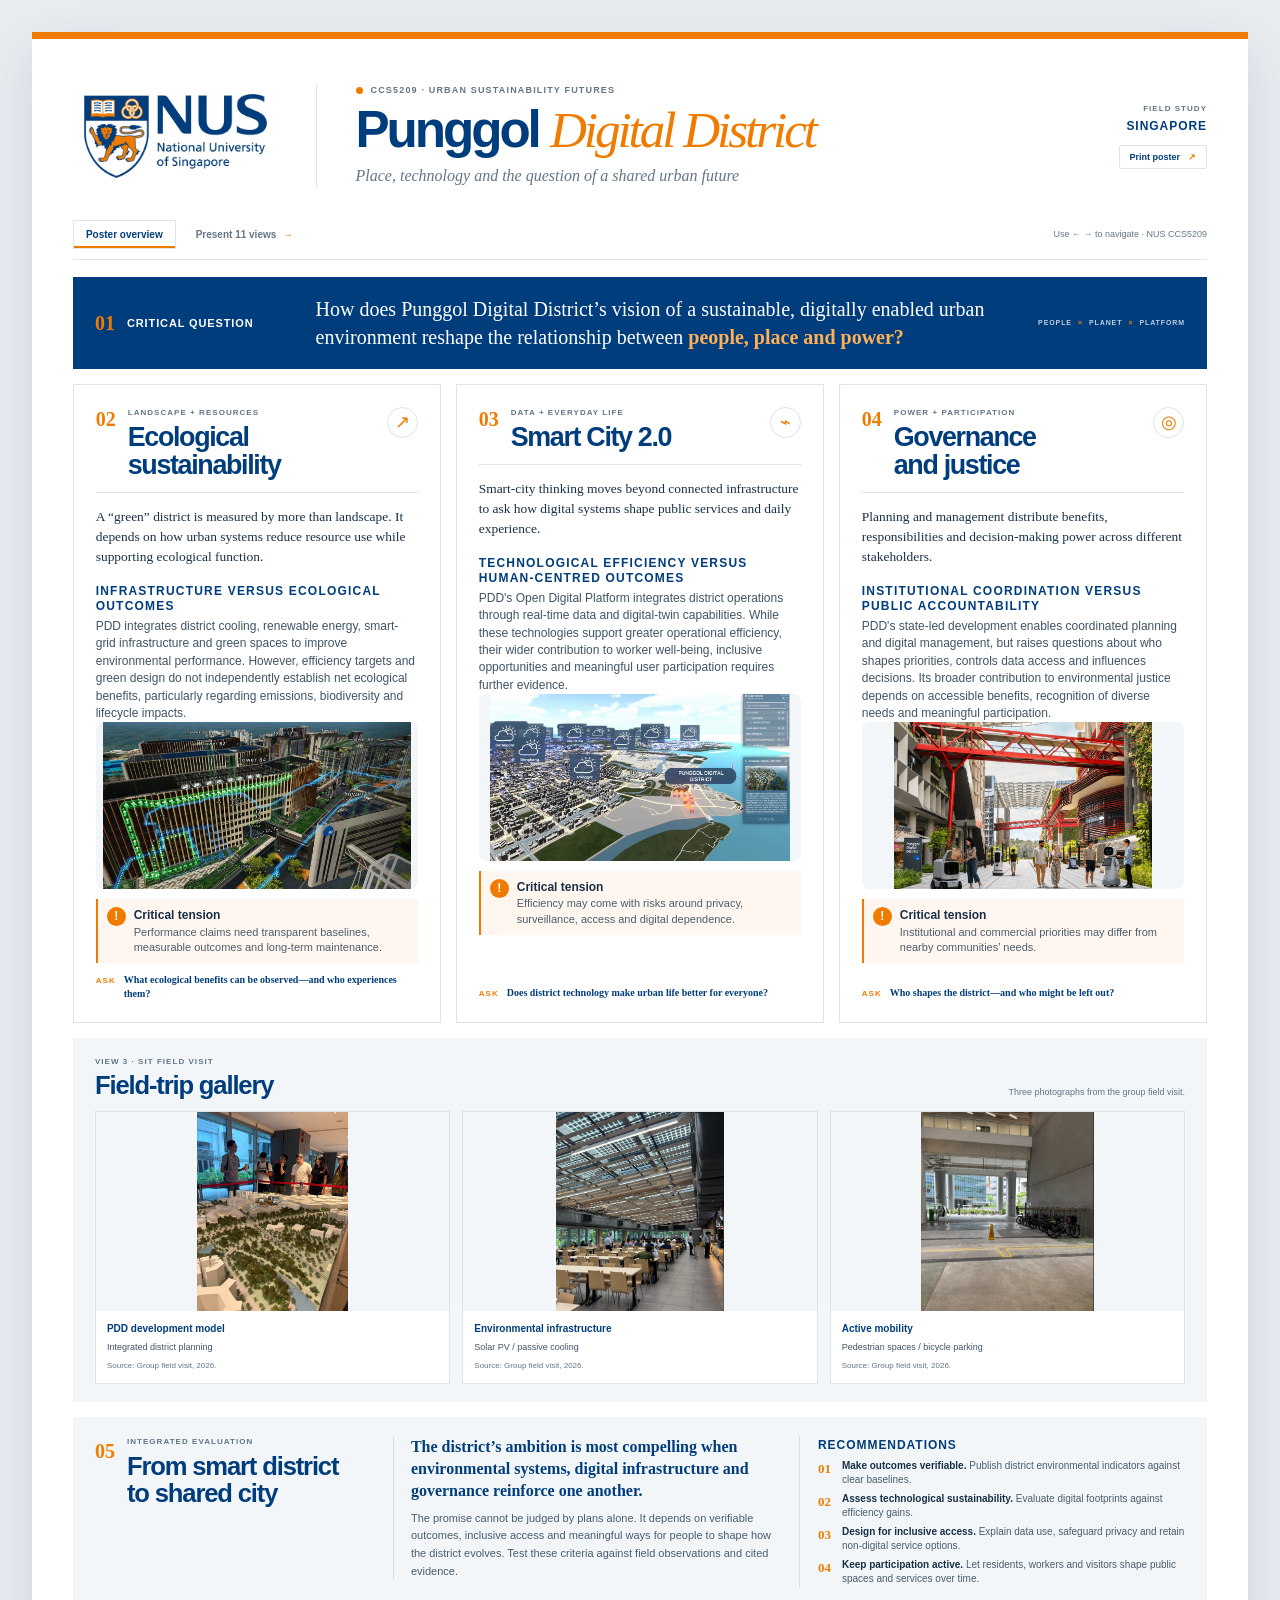
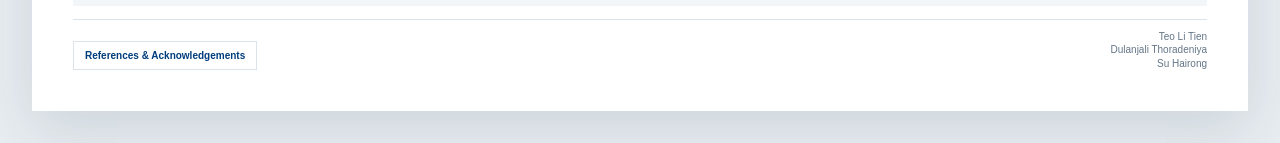
<file: index.html>
<!doctype html>
<html lang="en">
  <head>
    <meta charset="utf-8" />
    <meta name="viewport" content="width=device-width, initial-scale=1" />
    <meta
      name="description"
      content="An academic poster examining sustainability, smart-city infrastructure, governance and justice in Punggol Digital District."
    />
    <meta name="theme-color" content="#003d7c" />
    <title>Punggol Digital District | CCS5209 Poster</title>
    <link rel="stylesheet" href="style.css" />
    <script src="script.js" defer></script>
  </head>
  <body>
    <main class="poster" id="poster">
      <header class="poster-header">
        <div class="university-mark">
          <img class="overview-nus-logo" src="assets/NUS-logo-trimmed.jpg" alt="National University of Singapore (NUS)" />
        </div>
        <div class="title-block">
          <p class="eyebrow"><span></span> CCS5209 · URBAN SUSTAINABILITY FUTURES</p>
          <h1>Punggol <em>Digital District</em></h1>
          <p class="subtitle">Place, technology and the question of a shared urban future</p>
        </div>
        <div class="header-meta">
          <span>FIELD STUDY</span>
          <strong>SINGAPORE</strong>
          <button class="print-button" type="button">Print poster <span aria-hidden="true">↗</span></button>
        </div>
      </header>

      <nav class="mode-toolbar" aria-label="Poster and presentation modes">
        <div class="mode-buttons">
          <button class="mode-button is-selected" type="button" data-mode="overview" aria-pressed="true">
            Poster overview
          </button>
          <button class="mode-button" type="button" data-mode="presentation" aria-pressed="false">
            Present 11 views <span aria-hidden="true">→</span>
          </button>
        </div>
        <span class="mode-hint">Use ← → to navigate · NUS CCS5209</span>
      </nav>

      <div class="poster-overview" id="poster-overview">
      <section class="research-question" aria-labelledby="question-title">
        <div class="question-label">
          <span class="section-number">01</span>
          <h2 id="question-title">Critical question</h2>
        </div>
        <p>
          How does Punggol Digital District’s vision of a sustainable, digitally enabled
          urban environment reshape the relationship between
          <strong>people, place and power?</strong>
        </p>
        <div class="question-tags" aria-label="Analytical themes">
          <span>PEOPLE</span><i>×</i><span>PLANET</span><i>×</i><span>PLATFORM</span>
        </div>
      </section>

      <section class="analysis" aria-label="Three analytical lenses">
        <article class="lens-card ecology-card" id="ecology">
          <header class="lens-heading">
            <span class="section-number">02</span>
            <div>
              <span class="lens-kicker">LANDSCAPE + RESOURCES</span>
              <h2>Ecological<br />sustainability</h2>
            </div>
            <span class="lens-symbol" aria-hidden="true">↗</span>
          </header>
          <p class="lens-lead">
            A “green” district is measured by more than landscape. It depends on
            how urban systems reduce resource use while supporting ecological function.
          </p>
          <div class="lens-detail">
            <h3>Infrastructure versus ecological outcomes</h3>
            <p>
              PDD integrates district cooling, renewable energy, smart-grid infrastructure and green spaces to improve environmental performance. However, efficiency targets and green design do not independently establish net ecological benefits, particularly regarding emissions, biodiversity and lifecycle impacts.
            </p>
          </div>
          <figure class="field-photo">
            <div class="photo-placeholder photo-green photo-has-image">
              <img src="assets/01Ecological.png" alt="Punggol Digital District buildings with ecological systems and tower labels" />
            </div>
          </figure>
          <div class="critical-note">
            <span>!</span>
            <p><strong>Critical tension</strong> Performance claims need transparent baselines, measurable outcomes and long-term maintenance.</p>
          </div>
          <footer class="key-question"><strong>ASK</strong><span>What ecological benefits can be observed—and who experiences them?</span></footer>
        </article>

        <article class="lens-card smart-card" id="smart-city">
          <header class="lens-heading">
            <span class="section-number">03</span>
            <div>
              <span class="lens-kicker">DATA + EVERYDAY LIFE</span>
              <h2>Smart City 2.0</h2>
            </div>
            <span class="lens-symbol" aria-hidden="true">⌁</span>
          </header>
          <p class="lens-lead">
            Smart-city thinking moves beyond connected infrastructure to ask how
            digital systems shape public services and daily experience.
          </p>
          <div class="lens-detail">
            <h3>Technological efficiency versus human-centred outcomes</h3>
            <p>
              PDD's Open Digital Platform integrates district operations through real-time data and digital-twin capabilities. While these technologies support greater operational efficiency, their wider contribution to worker well-being, inclusive opportunities and meaningful user participation requires further evidence.
            </p>
          </div>
          <figure class="field-photo">
            <div class="photo-placeholder photo-digital photo-has-image">
              <img src="assets/02Smart.png" alt="Digital map interface showing Singapore districts and weather layers" />
            </div>
          </figure>
          <div class="critical-note">
            <span>!</span>
            <p><strong>Critical tension</strong> Efficiency may come with risks around privacy, surveillance, access and digital dependence.</p>
          </div>
          <footer class="key-question"><strong>ASK</strong><span>Does district technology make urban life better for everyone?</span></footer>
        </article>

        <article class="lens-card governance-card" id="governance">
          <header class="lens-heading">
            <span class="section-number">04</span>
            <div>
              <span class="lens-kicker">POWER + PARTICIPATION</span>
              <h2>Governance<br />and justice</h2>
            </div>
            <span class="lens-symbol" aria-hidden="true">◎</span>
          </header>
          <p class="lens-lead">
            Planning and management distribute benefits, responsibilities and
            decision-making power across different stakeholders.
          </p>
          <div class="lens-detail">
            <h3>Institutional coordination versus public accountability</h3>
            <p>
              PDD's state-led development enables coordinated planning and digital management, but raises questions about who shapes priorities, controls data access and influences decisions. Its broader contribution to environmental justice depends on accessible benefits, recognition of diverse needs and meaningful participation.
            </p>
          </div>
          <figure class="field-photo">
            <div class="photo-placeholder photo-community photo-has-image">
              <img src="assets/03Governance.png" alt="Urban streetscape with pedestrians, greenery and connected buildings" />
            </div>
          </figure>
          <div class="critical-note">
            <span>!</span>
            <p><strong>Critical tension</strong> Institutional and commercial priorities may differ from nearby communities’ needs.</p>
          </div>
          <footer class="key-question"><strong>ASK</strong><span>Who shapes the district—and who might be left out?</span></footer>
        </article>
      </section>

      <section class="field-trip-gallery" aria-labelledby="field-trip-gallery-title">
        <header class="gallery-heading">
          <div>
            <span class="lens-kicker">VIEW 3 · SIT FIELD VISIT</span>
            <h2 id="field-trip-gallery-title">Field-trip gallery</h2>
          </div>
          <p>Three photographs from the group field visit.</p>
        </header>
        <div class="gallery-grid">
          <figure class="field-trip-card">
            <div class="field-trip-image-slot model-slot">
              <img src="assets/PDD-visit.png" alt="PDD development model" />
            </div>
            <figcaption class="field-trip-caption">
              <strong>PDD development model</strong>
              <p>Integrated district planning</p>
              <small>Source: Group field visit, 2026.</small>
            </figcaption>
          </figure>
          <figure class="field-trip-card">
            <div class="field-trip-image-slot solar-slot">
              <img src="assets/Solar.png" alt="Environmental infrastructure" />
            </div>
            <figcaption class="field-trip-caption">
              <strong>Environmental infrastructure</strong>
              <p>Solar PV / passive cooling</p>
              <small>Source: Group field visit, 2026.</small>
            </figcaption>
          </figure>
          <figure class="field-trip-card">
            <div class="field-trip-image-slot mobility-slot">
              <img src="assets/Bicycle.png" alt="Pedestrian and bicycle facilities" />
            </div>
            <figcaption class="field-trip-caption">
              <strong>Active mobility</strong>
              <p></b>Pedestrian spaces / bicycle parking</p>
              <small>Source: Group field visit, 2026.</small>
            </figcaption>
          </figure>
        </div>
      </section>

      <section class="synthesis" id="evaluation" aria-labelledby="synthesis-title">
        <div class="synthesis-title">
          <span class="section-number">05</span>
          <div>
            <span class="lens-kicker">INTEGRATED EVALUATION</span>
            <h2 id="synthesis-title">From smart district<br />to shared city</h2>
          </div>
        </div>
        <div class="synthesis-copy">
          <p class="synthesis-lead">
            The district’s ambition is most compelling when environmental systems,
            digital infrastructure and governance reinforce one another.
          </p>
          <p>
            The promise cannot be judged by plans alone. It depends on verifiable
            outcomes, inclusive access and meaningful ways for people to shape how
            the district evolves. Test these criteria against field observations and
            cited evidence.
          </p>
        </div>
        <aside class="recommendations">
          <h3>Recommendations</h3>
          <ol>
            <li><span>01</span><p><strong>Make outcomes verifiable.</strong> Publish district environmental indicators against clear baselines.</p></li>
            <li><span>02</span><p><strong>Assess technological sustainability.</strong> Evaluate digital footprints against efficiency gains.</p></li>
            <li><span>03</span><p><strong>Design for inclusive access.</strong> Explain data use, safeguard privacy and retain non-digital service options.</p></li>
            <li><span>04</span><p><strong>Keep participation active.</strong> Let residents, workers and visitors shape public spaces and services over time.</p></li>
          </ol>
        </aside>
      </section>

      <footer class="poster-footer">
        <button class="references-toggle" type="button" data-open-references popovertarget="references-popover" popovertargetaction="show">
          References &amp; Acknowledgements
        </button>
        <p class="credits"><span>Teo Li Tien</span><span>Dulanjali Thoradeniya</span><span>Su Hairong</span></p>
      </footer>
      </div>

      <section class="presentation-mode" id="presentation" aria-label="11-view group presentation" hidden>
        <div class="presentation-topline">
          <div class="view-counter"><strong id="view-counter">01</strong><span>/ 11 VIEWS</span></div>
          <div class="presenter-badge" id="presenter-badge">PRESENTER 1 · Teo Li Tien</div>
          <button class="notes-toggle" id="notes-toggle" type="button" aria-expanded="false" aria-controls="speaker-notes">
            Speaker notes <span aria-hidden="true">＋</span>
          </button>
          <button class="fullscreen-button export-slides-button" id="export-slides-pdf" type="button">Export slides PDF</button>
        </div>

        <div class="slide-frame" id="slide-frame" aria-live="polite">
          <article class="presentation-slide cover-slide is-active" data-view="1" data-presenter="PRESENTER 1 · Teo Li Tien">
            <div class="slide-overline">
              <span class="cover-brand">
                <span class="cover-course-title">CCS5209 · URBAN SUSTAINABILITY FUTURES</span>
              </span>
              <span>01 / OPENING</span>
            </div>
            <span class="cover-brand-logo" role="img" aria-label="National University of Singapore">
              <img src="assets/NUS-logo-trimmed.jpg" alt="NUS" />
            </span>
            <div class="cover-content">
              <p class="slide-kicker cover-case-label">PUNGGOL DIGITAL DISTRICT (PDD)</p>
              <h1>Smart and Ecological Ambitions.<br /><em>Beyond Technological Integration?</em></h1>
              <p class="slide-subtitle">A critical evaluation through the social-ecological-technological systems (SETS) framework.</p>
              <div class="question-callout">
                <span>CENTRAL ANALYTICAL QUESTION</span>
                <p>To what extent does PDD translate its smart and ecological ambitions into meaningful environmental, social and governance outcomes?</p>
              </div>
              <p class="cover-topic-line">ECOLOGICAL SUSTAINABILITY · SMART CITY 2.0 · GOVERNANCE &amp; JUSTICE</p>
            </div>
          </article>

          <article class="presentation-slide" data-view="2" data-presenter="PRESENTER 1 · Teo Li Tien" hidden>
            <div class="slide-overline">
              <span>CCS5209 · URBAN SUSTAINABILITY FUTURES</span>
              <span>02 / CASE CONTEXT</span>
            </div>
            <span class="cover-brand-logo" role="img" aria-label="National University of Singapore">
              <img src="assets/NUS-logo-trimmed.jpg" alt="NUS" />
            </span>
            <div class="case-view-content">
              <header class="case-heading">
                <h2>PDD: More Than a Collection of Technologies</h2>
                <p>Integrated urban functions, infrastructure and digital management.</p>
              </header>

              <section class="case-statistics" aria-label="Punggol Digital District planned scale">
                <div><svg class="refinement-icon stat-icon" viewBox="0 0 48 48" aria-hidden="true"><path d="M5 40h38M9 40V22h12v18M27 40V10h12v30M12 27h3m-3 6h3m16-17h3m-3 7h3m-3 7h3m-3 7h3M5 18l8-8 6 5 9-9 6 4 7-5"/></svg><strong>50 ha</strong><span>Mixed-use district</span></div>
                <div><svg class="refinement-icon stat-icon" viewBox="0 0 48 48" aria-hidden="true"><rect x="6" y="15" width="36" height="26" rx="4"/><path d="M17 15v-5h14v5M6 25h36m-23 0v4h10v-4"/></svg><strong>28,000</strong><span>Planned jobs</span></div>
                <div><svg class="refinement-icon stat-icon" viewBox="0 0 48 48" aria-hidden="true"><path d="m4 18 20-11 20 11-20 11L4 18Z M12 23v10c7 6 17 6 24 0V23M43 19v14"/></svg><strong>12,000</strong><span>Planned students</span></div>
              </section>

              <section class="case-systems" aria-labelledby="case-systems-title">
                <h3 class="case-systems-heading" id="case-systems-title">Systems integration</h3>
                <div class="case-diagram" aria-label="Urban functions, digital coordination and physical infrastructure, with conceptual relationships between them">
                  <div class="case-layer urban-layer">
                    <h4>Urban functions</h4>
                    <p>SIT · Digital industries · Community</p>
                  </div>
                  <div class="case-relationship" aria-label="Conceptual two-way system relationship"><span>↔</span></div>
                  <div class="case-layer digital-layer">
                    <h4>Open Digital Platform</h4>
                    <p class="odp-role">District-management information</p>
                    <small>Integrated data exchange, monitoring and control</small>
                  </div>
                  <div class="case-relationship" aria-label="Conceptual two-way system relationship"><span>↔</span></div>
                  <div class="case-layer physical-layer">
                    <h4>Physical infrastructure</h4>
                    <p>Cooling · Smart grid · Solar · Waste</p>
                  </div>
                </div>
              </section>

              <div class="case-bottom" data-reveal-step="1">
                <p class="case-insight-label">Systems-thinking insight</p>
                <p class="case-takeaway">Centralised cooling can free rooftop space for solar panels and greenery, but system-wide sustainability requires more than efficiency.</p>
                <p class="case-citations">Sources: Government Technology Agency (2026) · JTC Corporation (2024) · Meadows (2008) · Urban Redevelopment Authority (2026)</p>
              </div>
              <div class="slide-reveal-controls" data-reveal-controls data-reveal-total="1" aria-label="View 2 reveal controls">
                <span class="slide-reveal-progress" data-reveal-progress aria-live="polite">Step 0 of 1</span>
                <div>
                  <button type="button" data-reveal-next aria-label="Reveal next step"><svg viewBox="0 0 24 24" aria-hidden="true" focusable="false"><path d="M5 5v14l11-7zM19 5v14" /></svg></button>
                  <button type="button" data-reveal-all aria-label="Reveal all"><svg viewBox="0 0 24 24" aria-hidden="true" focusable="false"><path d="M2 12s3.5-7 10-7 10 7 10 7-3.5 7-10 7S2 12 2 12Z" /><circle cx="12" cy="12" r="3" /></svg></button>
                  <button type="button" data-reveal-reset aria-label="Reset reveals"><svg viewBox="0 0 24 24" aria-hidden="true" focusable="false"><path d="M3 11a9 9 0 1 1 2.6 6.4M3 4v7h7" /></svg></button>
                </div>
              </div>
            </div>
          </article>

          <article class="presentation-slide" data-view="3" data-presenter="PRESENTER 1 · Teo Li Tien" hidden>
            <div class="slide-overline">
              <span>CCS5209 · URBAN SUSTAINABILITY FUTURES</span>
              <span>03 / SIT FIELD VISIT</span>
            </div>
            <span class="cover-brand-logo" role="img" aria-label="National University of Singapore">
              <img src="assets/NUS-logo-trimmed.jpg" alt="NUS" />
            </span>
            <div class="slide-content">
              <p class="slide-kicker">FIELD VISIT · SIT WITHIN PDD</p>
              <h2>Firsthand observations<em> within PDD</em></h2>
              <p class="slide-deck">Smart. Sustainable. Live. Work</p>
              <div class="gallery-grid presentation-gallery">
                <figure class="field-trip-card">
                  <div class="field-trip-image-slot model-slot">
                    <img src="assets/PDD-visit.png" alt="PDD development model" />
                  </div>
                  <figcaption class="field-trip-caption">
                    <strong>PDD DEVELOPMENT MODEL</strong>
                    <p><b>Integrated district planning</b><br />
                    <small>Source: Group field visit, 2026.</small>
                  </figcaption>
                </figure>
                <figure class="field-trip-card">
                  <div class="field-trip-image-slot solar-slot">
                    <img src="assets/Solar.png" alt="Environmental infrastructure" />
                  </div>
                  <figcaption class="field-trip-caption">
                    <strong>ENVIRONMENTAL INFRASTRUCTURE</strong>
                    <p><b>Solar PV / passive cooling</b><br />
                    <small>Source: Group field visit, 2026.</small>
                  </figcaption>
                </figure>
                <figure class="field-trip-card">
                  <div class="field-trip-image-slot mobility-slot">
                    <img src="assets/Bicycle.png" alt="Pedestrian and bicycle facilities" />
                  </div>
                  <figcaption class="field-trip-caption">
                    <strong>ACTIVE MOBILITY</strong>
                    <p><b>Bicycle parking</b><br />
                    <small>Source: Group field visit, 2026.</small>
                  </figcaption>
                </figure>
              </div>
              <p class="slide-citation fieldwork-insight" data-reveal-step="1"><strong>FIELDWORK INSIGHT</strong><br />Observed infrastructure demonstrates implementation, but does not independently establish long-term sustainability outcomes.</p>
              <p class="slide-citation" data-reveal-step="1">Field observations are campus-based and are not district-wide performance evidence.</p>
              <div class="slide-reveal-controls" data-reveal-controls data-reveal-total="1" aria-label="View 3 reveal controls">
                <span class="slide-reveal-progress" data-reveal-progress aria-live="polite">Step 0 of 1</span>
                <div>
                  <button type="button" data-reveal-next aria-label="Reveal next step"><svg viewBox="0 0 24 24" aria-hidden="true" focusable="false"><path d="M5 5v14l11-7zM19 5v14" /></svg></button>
                  <button type="button" data-reveal-all aria-label="Reveal all"><svg viewBox="0 0 24 24" aria-hidden="true" focusable="false"><path d="M2 12s3.5-7 10-7 10 7 10 7-3.5 7-10 7S2 12 2 12Z" /><circle cx="12" cy="12" r="3" /></svg></button>
                  <button type="button" data-reveal-reset aria-label="Reset reveals"><svg viewBox="0 0 24 24" aria-hidden="true" focusable="false"><path d="M3 11a9 9 0 1 1 2.6 6.4M3 4v7h7" /></svg></button>
                </div>
              </div>
            </div>
          </article>

          <article class="presentation-slide" data-view="4" data-presenter="PRESENTER 1 · Teo Li Tien" hidden>
            <div class="slide-overline">
              <span>CCS5209 · URBAN SUSTAINABILITY FUTURES</span>
              <span>04 / ECOLOGICAL SUSTAINABILITY</span>
            </div>
            <span class="cover-brand-logo" role="img" aria-label="National University of Singapore">
              <img src="assets/NUS-logo-trimmed.jpg" alt="NUS" />
            </span>
            <div class="slide-content ecology-content">
              <header class="ecology-heading">
                <h2>Environmental Ambition <span>≠ Verified Sustainability</span></h2>
                <p>What do PDD's environmental performance figures actually tell us?</p>
              </header>

              <section class="ecology-statistics" aria-label="PDD environmental figures and evidence status">
                <article class="ecology-stat">
                  <span class="ecology-status">CAPACITY · REPORTED</span>
                  <svg class="ecology-stat-icon cooling-icon" viewBox="0 0 48 48" aria-hidden="true"><path d="M24 5v38M8 14l32 20M8 34l32-20M24 5l-4 5m4-5 4 5m-4 33-4-5m4 5 4-5M8 14l7 1m-7-1 3-6m27 26-7-1m7 1-3 6M8 34l7-1m-7 1 3 6m27-26-7 1m7-1-3-6"/></svg>
                  <strong>30,000+ <small>RT</small></strong>
                  <h3>District cooling capacity</h3>
                  <p>Reported combined capacity; RT is not electricity consumption.</p>
                  <small class="ecology-citation">JTC Corporation (2024)</small>
                </article>
                <article class="ecology-stat">
                  <span class="ecology-status">DESIGN TARGET</span>
                  <svg class="ecology-stat-icon" viewBox="0 0 48 48" aria-hidden="true"><path d="M8 42V8h22v34M30 18h10v24M14 15h5m-5 8h5m-5 8h5m5-16h5m-5 8h5m7 2 4 4 6-8M4 42h40"/></svg>
                  <strong>≥40%</strong>
                  <h3>Building energy savings</h3>
                  <p>Target for three Super Low Energy-certified buildings; not a verified district-wide saving.</p>
                  <small class="ecology-citation">JTC Corporation (2024)</small>
                </article>
                <article class="ecology-stat">
                  <span class="ecology-status">REPORTED PROJECT FIGURE</span>
                  <svg class="ecology-stat-icon" viewBox="0 0 48 48" aria-hidden="true"><circle cx="34" cy="13" r="6"/><path d="M34 2v3m0 16v3m11-11h-3m-16 0h-3m19-8-2 2m-11 11-2 2m17 0-2-2M16 20 4 42h28L20 20h-4Zm-5 14h15m-17 4h19m-14-14-4 10m8-10 4 10"/></svg>
                  <strong>3,000+ <small>MWh/year</small></strong>
                  <h3>Solar generation</h3>
                  <p>Whether projected or measured requires verification.</p>
                  <small class="ecology-citation">Ramboll (2026)</small>
                </article>
              </section>

              <div class="ecology-analysis">
                <section class="ecology-impact" aria-labelledby="ecology-gas-title" data-reveal-step="1">
                  <h3 id="ecology-gas-title">🔥 Reliance on Natural Gas</h3>
                  <ul>
                    <li><span class="ecology-impact-icon ecology-impact-check" aria-hidden="true">✓</span>Reduces emissions</li>
                    <li><span class="ecology-impact-icon ecology-impact-cross" aria-hidden="true">✕</span>But does not eliminate</li>
                  </ul>
                </section>

                <section class="ecology-impact" aria-labelledby="ecology-waste-title" data-reveal-step="1">
                  <h3 id="ecology-waste-title">🗑️ Pneumatic Waste Collection</h3>
                  <ul>
                    <li><span class="ecology-impact-icon ecology-impact-check" aria-hidden="true">✓</span>Reduces collection traffic</li>
                    <li><span class="ecology-impact-icon ecology-impact-cross" aria-hidden="true">✕</span>But does not prevent waste generation</li>
                  </ul>
                </section>
              </div>

              <p class="ecology-takeaway" data-reveal-step="2">An Efficiency-Oriented Approach → Eco for whom?</p>
              <footer class="ecology-footer" data-reveal-step="2">
                <p>PDD remains under development; incomplete operational evidence may reflect timing.</p>
                <p>Sources: Energy Market Authority (2026) · JTC Corporation (2024) · McPhearson et al. (2022) · Meadows (2008) · Ramboll (2026)</p>
              </footer>
              <div class="slide-reveal-controls" data-reveal-controls data-reveal-total="2" aria-label="View 4 reveal controls">
                <span class="slide-reveal-progress" data-reveal-progress aria-live="polite">Step 0 of 2</span>
                <div>
                  <button type="button" data-reveal-next aria-label="Reveal next step"><svg viewBox="0 0 24 24" aria-hidden="true" focusable="false"><path d="M5 5v14l11-7zM19 5v14" /></svg></button>
                  <button type="button" data-reveal-all aria-label="Reveal all"><svg viewBox="0 0 24 24" aria-hidden="true" focusable="false"><path d="M2 12s3.5-7 10-7 10 7 10 7-3.5 7-10 7S2 12 2 12Z" /><circle cx="12" cy="12" r="3" /></svg></button>
                  <button type="button" data-reveal-reset aria-label="Reset reveals"><svg viewBox="0 0 24 24" aria-hidden="true" focusable="false"><path d="M3 11a9 9 0 1 1 2.6 6.4M3 4v7h7" /></svg></button>
                </div>
              </div>
            </div>
          </article>

          <article class="presentation-slide" data-view="5" data-presenter="PRESENTER 2 · VIEWS 5–7" hidden>
            <div class="slide-overline">
              <span>CCS5209 · URBAN SUSTAINABILITY FUTURES</span>
              <span>05 / SMART URBANISM</span>
            </div>
            <span class="cover-brand-logo" role="img" aria-label="National University of Singapore">
              <img src="assets/NUS-logo-trimmed.jpg" alt="NUS" />
            </span>
            <div class="slide-content smart-urbanism-content">
              <header class="smart-urbanism-heading">
                <h2>From Smart City 1.0 to Smart City 2.0</h2>
                <p>From technological optimisation to human-centred outcomes</p>
              </header>

              <section class="smart-comparison" aria-label="Smart urbanism analytical approaches">
                <article class="smart-approach smart-approach-technology">
                  <span class="smart-approach-tag">SMART CITY 1.0</span>
                  <h3><svg class="smart-approach-icon" viewBox="0 0 48 48" aria-hidden="true"><path d="M4 42h40M8 42V21h13v21M26 42V8h14v34M12 27h5m-5 7h5m13-20h5m-5 8h5m-5 8h5m-5 8h5"/><circle cx="19" cy="8" r="2"/><circle cx="7" cy="8" r="2"/><path d="M9 8h8m4 0h5"/></svg>Technology-led</h3>
                  <ul>
                    <li>Corporate interests</li>
                    <li>Data-driven management</li>
                    <li>Operational optimisation</li>
                  </ul>
                  <p class="smart-citations">Hollands (2008) · Kitchin (2014) · Söderström et al. (2014)</p>
                </article>
                <article class="smart-approach smart-approach-human">
                  <span class="smart-approach-tag">SMART CITY 2.0</span>
                  <h3><svg class="smart-approach-icon" viewBox="0 0 48 48" aria-hidden="true"><circle cx="16" cy="13" r="6"/><circle cx="34" cy="15" r="5"/><path d="M4 40v-4c0-7 5-12 12-12s12 5 12 12v4H4Zm24-14c7 0 12 4 12 10v4H30"/><path d="M31 7s-4-5-8-1c-4 4 1 9 8 13 7-4 12-9 8-13-4-4-8 1-8 1Z"/></svg>Human-centred</h3>
                  <ul>
                    <li>Addressing social challenges</li>
                    <li>Inclusion and well-being</li>
                    <li>Technology serving human needs</li>
                  </ul>
                  <p class="smart-citations">Trencher (2019) · Trencher &amp; Karvonen (2019)</p>
                </article>
              </section>

              <p class="smart-fit-heading" data-reveal-step="1">WHERE DOES PDD FIT?</p>

              <section class="smart-pdd-application" aria-label="PDD documented capabilities and outcomes requiring evaluation" data-reveal-step="1">
                <div class="smart-pdd-capability">
                  <span>DOCUMENTED TECHNOLOGICAL CAPABILITY</span>
                  <strong>ODP · Real-time data · Digital-twin capabilities</strong>
                </div>
                <span class="smart-pdd-arrow" aria-hidden="true">→</span>
                <div class="smart-pdd-outcomes">
                  <span>HUMAN-CENTRED OUTCOMES REQUIRING EVALUATION</span>
                  <strong>Well-being · Inclusion · Participation</strong>
                </div>
              </section>

              <p class="smart-critical-question" data-reveal-step="1">Does PDD's technological integration deliver broader social value beyond operational efficiency?</p>
              <footer class="smart-urbanism-sources" data-reveal-step="1">Sources: Hollands (2008) · JTC Corporation (2024) · Kitchin (2014) · Söderström et al. (2014) · Trencher (2019) · Trencher &amp; Karvonen (2019)</footer>
              <div class="slide-reveal-controls" data-reveal-controls data-reveal-total="1" aria-label="View 5 reveal controls">
                <span class="slide-reveal-progress" data-reveal-progress aria-live="polite">Step 0 of 1</span>
                <div>
                  <button type="button" data-reveal-next aria-label="Reveal next step"><svg viewBox="0 0 24 24" aria-hidden="true" focusable="false"><path d="M5 5v14l11-7zM19 5v14" /></svg></button>
                  <button type="button" data-reveal-all aria-label="Reveal all"><svg viewBox="0 0 24 24" aria-hidden="true" focusable="false"><path d="M2 12s3.5-7 10-7 10 7 10 7-3.5 7-10 7S2 12 2 12Z" /><circle cx="12" cy="12" r="3" /></svg></button>
                  <button type="button" data-reveal-reset aria-label="Reset reveals"><svg viewBox="0 0 24 24" aria-hidden="true" focusable="false"><path d="M3 11a9 9 0 1 1 2.6 6.4M3 4v7h7" /></svg></button>
                </div>
              </div>
            </div>
          </article>

          <article class="presentation-slide" data-view="6" data-presenter="PRESENTER 2 · VIEWS 5–7" hidden>
            <div class="slide-overline">
              <span>CCS5209 · URBAN SUSTAINABILITY FUTURES</span>
              <span>06 / SMART OPERATIONS</span>
            </div>
            <span class="cover-brand-logo" role="img" aria-label="National University of Singapore">
              <img src="assets/NUS-logo-trimmed.jpg" alt="NUS" />
            </span>
            <div class="slide-content smart-operations-content">
              <header class="smart-operations-heading">
                <h2>When Sensors Meet Everyday Work</h2>
                <p>Sensor-enabled cleaning at SIT: operational efficiency versus broader sustainability</p>
              </header>

              <section class="operations-process" aria-label="Illustrative four-stage sensor-enabled cleaning process" data-reveal-step="1">
                <div class="operations-stage">
                  <span class="operations-step">01</span>
                  <h3>Sensors</h3>
                  <p>Movement and environmental conditions</p>
                </div>
                <span class="operations-arrow" aria-hidden="true">→</span>
                <div class="operations-stage">
                  <span class="operations-step">02</span>
                  <h3>Data integration</h3>
                  <p>Integrated building-management system</p>
                </div>
                <span class="operations-arrow" aria-hidden="true">→</span>
                <div class="operations-stage">
                  <span class="operations-step">03</span>
                  <h3>Operational decisions</h3>
                  <p>Cleaning priorities and resource allocation</p>
                </div>
                <span class="operations-arrow" aria-hidden="true">→</span>
                <div class="operations-stage">
                  <span class="operations-step">04</span>
                  <h3>Cleaning response</h3>
                  <p>Potentially more responsive services</p>
                </div>
              </section>
              <p class="operations-process-note" data-reveal-step="1">Illustrative process based on explanations during the group SIT field visit (2026); the exact workflow and its effectiveness were not independently verified.</p>

              <section class="operations-critique" aria-label="Potential benefits">
                <article class="operations-panel operations-footprint" data-reveal-step="1">
                  <h3><svg class="refinement-icon heading-icon" viewBox="0 0 48 48" aria-hidden="true"><rect x="12" y="12" width="24" height="24" rx="4"/><path d="M18 18h12v12H18zM18 4v8m12-8v8M18 36v8m12-8v8M4 18h8m-8 12h8m24-12h8m-8 12h8"/></svg>Digital footprint</h3>
                  <p class="operations-benefit"><span>Potential benefit</span>More efficient resource allocation.</p>
                  <p class="operations-citation">Bibri &amp; Krogstie (2017) · Lange &amp; Santarius (2020)</p>
                </article>
                <article class="operations-panel operations-people" data-reveal-step="2">
                  <h3><svg class="refinement-icon heading-icon" viewBox="0 0 48 48" aria-hidden="true"><circle cx="17" cy="15" r="6"/><circle cx="33" cy="17" r="5"/><path d="M5 39v-4c0-7 5-11 12-11s12 4 12 11v4H5Zm26-13c7 0 12 4 12 10v3H33"/></svg>People and work</h3>
                  <p class="operations-benefit"><span>Potential benefit</span>More responsive services and reduced unnecessary cleaning tasks.</p>
                  <p class="operations-citation">Group field visit to SIT (2026) · Trencher (2019)</p>
                </article>
              </section>

              <p class="operations-takeaway" data-reveal-step="3">Operational productivity does not automatically establish human-centred or net environmental benefits.</p>
              <footer class="operations-sources" data-reveal-step="3">Sources: Bibri &amp; Krogstie (2017) · Group field visit to SIT (2026) · Lange &amp; Santarius (2020) · Trencher (2019)</footer>
              <div class="slide-reveal-controls" data-reveal-controls data-reveal-total="3" aria-label="View 6 reveal controls">
                <span class="slide-reveal-progress" data-reveal-progress aria-live="polite">Step 0 of 3</span>
                <div>
                  <button type="button" data-reveal-next aria-label="Reveal next step"><svg viewBox="0 0 24 24" aria-hidden="true" focusable="false"><path d="M5 5v14l11-7zM19 5v14" /></svg></button>
                  <button type="button" data-reveal-all aria-label="Reveal all"><svg viewBox="0 0 24 24" aria-hidden="true" focusable="false"><path d="M2 12s3.5-7 10-7 10 7 10 7-3.5 7-10 7S2 12 2 12Z" /><circle cx="12" cy="12" r="3" /></svg></button>
                  <button type="button" data-reveal-reset aria-label="Reset reveals"><svg viewBox="0 0 24 24" aria-hidden="true" focusable="false"><path d="M3 11a9 9 0 1 1 2.6 6.4M3 4v7h7" /></svg></button>
                </div>
              </div>
            </div>
          </article>

          <article class="presentation-slide" data-view="7" data-presenter="PRESENTER 2 · VIEWS 5–7" hidden>
            <div class="slide-overline">
              <span>CCS5209 · URBAN SUSTAINABILITY FUTURES</span>
              <span>07 / HUMAN-CENTRED DEVELOPMENT</span>
            </div>
            <span class="cover-brand-logo" role="img" aria-label="National University of Singapore">
              <img src="assets/NUS-logo-trimmed.jpg" alt="NUS" />
            </span>
            <div class="slide-content human-development-content">
              <header class="human-development-heading">
                <h2>Smart for Whom?</h2>
                <p>Human-centred design versus demonstrated social outcomes</p>
              </header>

              <section class="human-outcome-panels" aria-label="Human-centred initiatives, intended benefits and questions for evaluation">
                <article class="human-outcome-panel">
                  <span class="human-panel-number">01</span>
                  <h3><svg class="refinement-icon heading-icon" viewBox="0 0 48 48" aria-hidden="true"><circle cx="11" cy="35" r="7"/><circle cx="37" cy="35" r="7"/><path d="m11 35 10-17 8 17H11l8-12h13l5 12M19 18h-6"/></svg>Active mobility</h3>
                  <div class="human-panel-stage">
                    <span>DESIGN / INITIATIVE</span>
                    <p>Car-light campus planning, pedestrian infrastructure and bicycle parking at SIT.</p>
                  </div>
                  <span class="human-stage-arrow" aria-hidden="true">↓</span>
                  <div class="human-panel-stage">
                    <span>INTENDED BENEFIT</span>
                    <p>Active mobility, healthier lifestyles and accessibility.</p>
                  </div>
                  <div class="human-critical-question" data-reveal-step="1">
                    <span>CRITICAL QUESTION</span>
                    <strong>Are travel behaviours actually changing?</strong>
                  </div>
                  <p class="human-panel-citation" data-reveal-step="1">Group SIT field visit (2026) · Trencher &amp; Karvonen (2019)</p>
                </article>

                <article class="human-outcome-panel">
                  <span class="human-panel-number">02</span>
                  <h3><svg class="refinement-icon heading-icon" viewBox="0 0 48 48" aria-hidden="true"><path d="M24 41S6 30 6 17a10 10 0 0 1 18-6 10 10 0 0 1 18 6c0 13-18 24-18 24Z"/></svg>Occupant well-being</h3>
                  <div class="human-panel-stage">
                    <span>DESIGN / INITIATIVE</span>
                    <p>Passive cooling, indoor environmental monitoring and hybrid ventilation introduced during the SIT field visit.</p>
                  </div>
                  <span class="human-stage-arrow" aria-hidden="true">↓</span>
                  <div class="human-panel-stage">
                    <span>INTENDED BENEFIT</span>
                    <p>Thermal comfort, indoor environmental quality and well-being.</p>
                  </div>
                  <div class="human-critical-question" data-reveal-step="2">
                    <span>CRITICAL QUESTION</span>
                    <strong>Are comfort and health outcomes improving?</strong>
                  </div>
                  <p class="human-panel-citation" data-reveal-step="2">Group SIT field visit (2026) · JTC Corporation (2024)</p>
                </article>

                <article class="human-outcome-panel">
                  <span class="human-panel-number">03</span>
                  <h3><svg class="refinement-icon heading-icon" viewBox="0 0 48 48" aria-hidden="true"><circle cx="24" cy="13" r="6"/><circle cx="10" cy="20" r="4"/><circle cx="38" cy="20" r="4"/><path d="M12 40v-5c0-7 5-12 12-12s12 5 12 12v5H12ZM2 39v-4c0-5 3-8 8-8m36 12v-4c0-5-3-8-8-8"/></svg>Inclusive opportunities</h3>
                  <div class="human-panel-stage">
                    <span>DESIGN / INITIATIVE</span>
                    <p>PDD's decentralisation strategy brings employment and education closer to residential communities.</p>
                  </div>
                  <span class="human-stage-arrow" aria-hidden="true">↓</span>
                  <div class="human-panel-stage">
                    <span>INTENDED BENEFIT</span>
                    <p>Improved access to jobs, learning and amenities.</p>
                  </div>
                  <div class="human-critical-question" data-reveal-step="3">
                    <span>CRITICAL QUESTION</span>
                    <strong>Who actually benefits from these opportunities?</strong>
                  </div>
                  <p class="human-panel-citation" data-reveal-step="3">JTC Corporation (2024) · Urban Redevelopment Authority (2026)</p>
                </article>
              </section>

              <p class="human-development-takeaway" data-reveal-step="4">Providing human-centred infrastructure does not automatically demonstrate inclusive benefits or improved well-being.</p>
              <footer class="human-development-sources" data-reveal-step="4">Sources: Group SIT field visit (2026) · JTC Corporation (2024) · Trencher &amp; Karvonen (2019) · Urban Redevelopment Authority (2026)</footer>
              <div class="slide-reveal-controls" data-reveal-controls data-reveal-total="4" aria-label="View 7 reveal controls">
                <span class="slide-reveal-progress" data-reveal-progress aria-live="polite">Step 0 of 4</span>
                <div>
                  <button type="button" data-reveal-next aria-label="Reveal next step"><svg viewBox="0 0 24 24" aria-hidden="true" focusable="false"><path d="M5 5v14l11-7zM19 5v14" /></svg></button>
                  <button type="button" data-reveal-all aria-label="Reveal all"><svg viewBox="0 0 24 24" aria-hidden="true" focusable="false"><path d="M2 12s3.5-7 10-7 10 7 10 7-3.5 7-10 7S2 12 2 12Z" /><circle cx="12" cy="12" r="3" /></svg></button>
                  <button type="button" data-reveal-reset aria-label="Reset reveals"><svg viewBox="0 0 24 24" aria-hidden="true" focusable="false"><path d="M3 11a9 9 0 1 1 2.6 6.4M3 4v7h7" /></svg></button>
                </div>
              </div>
            </div>
          </article>

          <article class="presentation-slide" data-view="8" data-presenter="PRESENTER 3 · VIEWS 8–11" hidden>
            <div class="slide-overline">
              <span>CCS5209 · URBAN SUSTAINABILITY FUTURES</span>
              <span>08 / GOVERNANCE &amp; POWER</span>
            </div>
            <span class="cover-brand-logo" role="img" aria-label="National University of Singapore">
              <img src="assets/NUS-logo-trimmed.jpg" alt="NUS" />
            </span>
            <div class="slide-content governance-view-content">
              <header class="governance-view-heading">
                <h2>Who Controls the System?</h2>
                <p>Institutional coordination versus public accountability</p>
              </header>

              <section class="governance-relationship-diagram" aria-label="Conceptual relationships among PDD institutions, the Open Digital Platform and affected stakeholders">
                <div class="governance-institutions">
                  <p class="governance-group-label">INSTITUTIONAL ACTORS</p>
                  <div class="governance-institution-layout">
                    <div class="governance-actor-stack">
                      <article class="governance-actor">
                        <div class="governance-image-placeholder">
                          <img src="assets/JTC-logo.png" alt="JTC Corporation logo" />
                        </div>
                        <h3>JTC Corporation</h3>
                        <p>Master planner · Developer · Landlord</p>
                      </article>
                      <div class="governance-collaboration">
                        <span class="governance-solid-line" aria-hidden="true"></span>
                        <small>Documented ODP co-development</small>
                      </div>
                      <article class="governance-actor">
                        <div class="governance-image-placeholder">
                          <img src="assets/GovTech-Logo.gif" alt="GovTech logo" />
                        </div>
                        <h3>GovTech</h3>
                        <p>Co-developer of the ODP</p>
                      </article>
                    </div>
                  </div>
                  <div class="governance-platform-connection">
                    <span aria-hidden="true"></span>
                    <small>Institutional roles and platform development</small>
                    <span aria-hidden="true"></span>
                  </div>
                  <article class="governance-platform" data-reveal-step="1">
                    <span>DIGITAL INFRASTRUCTURE</span>
                    <h3>Open Digital Platform (ODP)</h3>
                    <p>Integrated data exchange, monitoring and control</p>
                    <small>Technical functions are distinct from governance authority.</small>
                  </article>
                </div>

                <div class="governance-stakeholder-connection" data-reveal-step="2">
                  <span class="governance-dashed-line" aria-hidden="true"></span>
                  <span class="governance-stakeholder-arrow" role="img" aria-label="Conceptual relationship">→</span>
                  <span class="governance-dashed-line" aria-hidden="true"></span>
                </div>

                <div class="governance-stakeholders" data-reveal-step="2">
                  <p class="governance-group-label">
                    <svg class="governance-community-icon" viewBox="0 0 32 24" aria-hidden="true" focusable="false">
                      <circle cx="16" cy="5" r="3" />
                      <circle cx="7" cy="8" r="2.5" />
                      <circle cx="25" cy="8" r="2.5" />
                      <path d="M10 21v-2a6 6 0 0 1 12 0v2zM1 21v-2a6 6 0 0 1 9-5.2M31 21v-2a6 6 0 0 0-9-5.2" />
                    </svg>
                    AFFECTED STAKEHOLDERS
                  </p>
                  <div class="governance-stakeholder-list">
                    <span>Tenants and operators</span>
                    <span>Workers and students</span>
                    <span>Surrounding Punggol residents</span>
                  </div>
                </div>

                <p class="governance-diagram-caption" data-reveal-step="2">Conceptual diagram of institutional roles and affected stakeholders; not a verified hierarchy of authority or data ownership.</p>
              </section>

              <section class="governance-analysis-panels" aria-label="Governance strengths and accountability questions">
                <article class="governance-analysis-panel governance-strength" data-reveal-step="3">
                  <span>INSTITUTIONAL STRENGTH</span>
                  <p>Coordinated planning, digital integration and district management.</p>
                </article>
                <article class="governance-analysis-panel governance-accountability" data-reveal-step="3">
                  <span>ACCOUNTABILITY QUESTION</span>
                  <p>Who shapes priorities, accesses data and reviews decisions?</p>
                </article>
              </section>

              <p class="governance-critical-takeaway" data-reveal-step="4">Coordinated delivery does not necessarily ensure meaningful participation or public accountability.</p>
              <footer class="governance-view-sources" data-reveal-step="4">Sources: Cardullo &amp; Kitchin (2019) · Government Technology Agency (2026) · JTC Corporation (2024)</footer>
              <div class="slide-reveal-controls" data-reveal-controls data-reveal-total="4" aria-label="View 8 reveal controls">
                <span class="slide-reveal-progress" data-reveal-progress aria-live="polite">Step 0 of 4</span>
                <div>
                  <button type="button" data-reveal-next aria-label="Reveal next step"><svg viewBox="0 0 24 24" aria-hidden="true" focusable="false"><path d="M5 5v14l11-7zM19 5v14" /></svg></button>
                  <button type="button" data-reveal-all aria-label="Reveal all"><svg viewBox="0 0 24 24" aria-hidden="true" focusable="false"><path d="M2 12s3.5-7 10-7 10 7 10 7-3.5 7-10 7S2 12 2 12Z" /><circle cx="12" cy="12" r="3" /></svg></button>
                  <button type="button" data-reveal-reset aria-label="Reset reveals"><svg viewBox="0 0 24 24" aria-hidden="true" focusable="false"><path d="M3 11a9 9 0 1 1 2.6 6.4M3 4v7h7" /></svg></button>
                </div>
              </div>
            </div>
          </article>

          <article class="presentation-slide" data-view="9" data-presenter="PRESENTER 3 · Hairong" hidden>
            <div class="slide-overline">
              <span>CCS5209 · URBAN SUSTAINABILITY FUTURES</span>
              <span>09 / ENVIRONMENTAL JUSTICE</span>
            </div>
            <span class="cover-brand-logo" role="img" aria-label="National University of Singapore">
              <img src="assets/NUS-logo-trimmed.jpg" alt="NUS" />
            </span>
            <div class="slide-content environmental-justice-content">
              <header class="environmental-justice-heading">
                <h2>Who Benefits, Who Decides?</h2>
                <p>Applying Schlosberg's (2007) environmental justice framework to PDD</p>
              </header>

              <section class="justice-dimensions-grid" aria-label="Four environmental justice dimensions applied to PDD">
                <article class="justice-dimension-panel" data-reveal-step="1">
                  <header class="justice-dimension-heading">
                    <span aria-hidden="true">↗</span>
                    <div>
                      <h3>Distribution</h3>
                      <p>Who receives the benefits?</p>
                    </div>
                  </header>
                  <div class="justice-evidence">
                    <span>PDD EVIDENCE</span>
                    <p>Planned employment and amenities may benefit surrounding communities.</p>
                    <small>JTC Corporation (2024)</small>
                  </div>
                  <p class="justice-critical-question">Who can actually access these opportunities?</p>
                </article>

                <article class="justice-dimension-panel" data-reveal-step="2">
                  <header class="justice-dimension-heading">
                    <span aria-hidden="true">◉</span>
                    <div>
                      <h3>Recognition</h3>
                      <p>Whose needs are made visible?</p>
                    </div>
                  </header>
                  <div class="justice-evidence">
                    <span>PDD EVIDENCE</span>
                    <p>Published ODP descriptions emphasise operational indicators such as energy, cooling and security.</p>
                    <small>Government Technology Agency (2026)</small>
                  </div>
                  <p class="justice-critical-question">Are well-being and everyday experiences equally assessed?</p>
                </article>

                <article class="justice-dimension-panel" data-reveal-step="3">
                  <header class="justice-dimension-heading">
                    <span aria-hidden="true">◇</span>
                    <div>
                      <h3>Capabilities</h3>
                      <p>What opportunities can people realise?</p>
                    </div>
                  </header>
                  <div class="justice-evidence">
                    <span>PDD EVIDENCE</span>
                    <p>Jobs and education are planned closer to residential communities.</p>
                    <small>JTC Corporation (2024)</small>
                  </div>
                  <p class="justice-critical-question">Can residents meaningfully benefit?</p>
                </article>

                <article class="justice-dimension-panel" data-reveal-step="4">
                  <header class="justice-dimension-heading">
                    <span aria-hidden="true">↔</span>
                    <div>
                      <h3>Participation</h3>
                      <p>Who influences decisions?</p>
                    </div>
                  </header>
                  <div class="justice-evidence">
                    <span>PDD EVIDENCE</span>
                    <p>PDD demonstrates coordinated institutional development.</p>
                    <small>Government Technology Agency (2026)</small>
                  </div>
                  <p class="justice-critical-question">How can affected groups shape priorities?</p>
                </article>
              </section>

              <p class="environmental-justice-insight" data-reveal-step="5">Governance influences not only how PDD operates, but whose needs and outcomes are recognised as sustainability priorities.</p>
              <footer class="environmental-justice-sources" data-reveal-step="5">Sources: Government Technology Agency (2026) · JTC Corporation (2024) · Meadows (2008) · Schlosberg (2007)</footer>
              <div class="slide-reveal-controls" data-reveal-controls data-reveal-total="5" aria-label="View 9 reveal controls">
                <span class="slide-reveal-progress" data-reveal-progress aria-live="polite">Step 0 of 5</span>
                <div>
                  <button type="button" data-reveal-next aria-label="Reveal next step"><svg viewBox="0 0 24 24" aria-hidden="true" focusable="false"><path d="M5 5v14l11-7zM19 5v14" /></svg></button>
                  <button type="button" data-reveal-all aria-label="Reveal all"><svg viewBox="0 0 24 24" aria-hidden="true" focusable="false"><path d="M2 12s3.5-7 10-7 10 7 10 7-3.5 7-10 7S2 12 2 12Z" /><circle cx="12" cy="12" r="3" /></svg></button>
                  <button type="button" data-reveal-reset aria-label="Reset reveals"><svg viewBox="0 0 24 24" aria-hidden="true" focusable="false"><path d="M3 11a9 9 0 1 1 2.6 6.4M3 4v7h7" /></svg></button>
                </div>
              </div>
            </div>
          </article>

          <article class="presentation-slide" data-view="10" data-presenter="PRESENTER 3 · VIEWS 8–11" hidden>
            <div class="slide-overline">
              <span>CCS5209 · URBAN SUSTAINABILITY FUTURES</span>
              <span>10 / INTEGRATED SETS EVALUATION</span>
            </div>
            <span class="cover-brand-logo" role="img" aria-label="National University of Singapore">
              <img src="assets/NUS-logo-trimmed.jpg" alt="NUS" />
            </span>
            <div class="slide-content sets-evaluation-content">
              <header class="sets-evaluation-heading">
                <h2>Integrated Infrastructure. <em>Conditional Sustainability.</em></h2>
                <p>Connecting ecological sustainability, Smart City 2.0 and governance</p>
              </header>

              <figure class="sets-evaluation-figure" aria-label="Conceptual SETS synthesis linking technological, ecological and social systems through governance">
                <div class="sets-evaluation-model">
                  <svg class="sets-evaluation-arrows" viewBox="0 0 1000 285" preserveAspectRatio="none" aria-hidden="true">
                    <defs>
                      <marker id="sets-arrow" markerWidth="8" markerHeight="8" refX="5" refY="4" orient="auto-start-reverse" markerUnits="strokeWidth">
                        <path d="M0,0 L6,4 L0,8" fill="none" stroke="#d97821" stroke-width="1.5" />
                      </marker>
                    </defs>
                    <path d="M360 92 L200 180" data-reveal-step="2" />
                    <path d="M640 92 L800 180" data-reveal-step="3" />
                    <path d="M350 245 L650 245" data-reveal-step="3" />
                  </svg>
                  <article class="sets-evaluation-node sets-evaluation-technology" data-reveal-step="2">
                    <span aria-hidden="true">◇</span>
                    <strong>TECHNOLOGICAL</strong>
                    <p>Cooling · ODP · Sensors</p>
                    <small>Integrated infrastructure</small>
                  </article>
                  <article class="sets-evaluation-node sets-evaluation-ecology" data-reveal-step="1">
                    <span aria-hidden="true">↗</span>
                    <strong>ECOLOGICAL</strong>
                    <p>Energy · Emissions · Biodiversity</p>
                    <small>Outcomes require assessment</small>
                  </article>
                  <article class="sets-evaluation-node sets-evaluation-social" data-reveal-step="3">
                    <span aria-hidden="true">+</span>
                    <strong>SOCIAL</strong>
                    <p>Well-being · Employment · Inclusion</p>
                    <small>Benefits require evidence</small>
                  </article>
                </div>
                <div class="sets-evaluation-governance" data-reveal-step="4">
                  <strong>GOVERNANCE</strong>
                  <span>GOALS, RULES AND INDICATORS</span>
                </div>
                <figcaption data-reveal-step="4">Conceptual SETS synthesis based on the group's evaluation; not a measured sustainability score.</figcaption>
              </figure>

              <section class="sets-evaluation-panels" aria-label="Critical finding and counterargument">
                <article data-reveal-step="5">
                  <span>OUR CRITICAL FINDING</span>
                  <p>Technological performance is more explicitly quantified than wider ecological and social outcomes in available documentation.</p>
                </article>
                <article data-reveal-step="6">
                  <span>IMPORTANT COUNTERARGUMENT</span>
                  <p>State-led coordination enables delivery; incomplete evidence may reflect ongoing development.</p>
                </article>
              </section>

              <p class="sets-evaluation-takeaway" data-reveal-step="7">PDD's technological integration is evident, but comprehensive sustainability remains to be demonstrated.</p>
              <footer class="sets-evaluation-citations" data-reveal-step="7">
                <span>Sources: JTC Corporation (2024) · McPhearson et al. (2022) · Meadows (2008) · Schlosberg (2007)</span>
              </footer>
              <div class="slide-reveal-controls" data-reveal-controls data-reveal-total="7" aria-label="View 10 reveal controls">
                <span class="slide-reveal-progress" data-reveal-progress aria-live="polite">Step 0 of 7</span>
                <div>
                  <button type="button" data-reveal-next aria-label="Reveal next step"><svg viewBox="0 0 24 24" aria-hidden="true" focusable="false"><path d="M5 5v14l11-7zM19 5v14" /></svg></button>
                  <button type="button" data-reveal-all aria-label="Reveal all"><svg viewBox="0 0 24 24" aria-hidden="true" focusable="false"><path d="M2 12s3.5-7 10-7 10 7 10 7-3.5 7-10 7S2 12 2 12Z" /><circle cx="12" cy="12" r="3" /></svg></button>
                  <button type="button" data-reveal-reset aria-label="Reset reveals"><svg viewBox="0 0 24 24" aria-hidden="true" focusable="false"><path d="M3 11a9 9 0 1 1 2.6 6.4M3 4v7h7" /></svg></button>
                </div>
              </div>
            </div>
          </article>

          <article class="presentation-slide conclusion-slide" data-view="11" data-presenter="PRESENTER 1 · Teo Li Tien" hidden>
            <div class="slide-overline"><span>CCS5209 · URBAN SUSTAINABILITY FUTURES</span><span>11 / RECOMMENDATIONS + CONCLUSION</span></div>
            <span class="cover-brand-logo" role="img" aria-label="National University of Singapore">
              <img src="assets/NUS-logo-trimmed.jpg" alt="NUS" />
            </span>
            <div class="slide-content view-eleven-content">
              <p class="slide-kicker">RECOMMENDATIONS · CONCLUSION</p>
              <h2>From Smart Ambitions to <em>Sustainable Outcomes.</em></h2>
              <div class="conclusion-recommendations">
                <div data-reveal-step="1"><span>01</span><p><strong><svg class="refinement-icon heading-icon" viewBox="0 0 48 48" aria-hidden="true"><path d="M39 8C22 8 10 13 9 26c0 8 6 13 13 12C35 36 39 21 39 8Z M10 40c7-10 13-15 23-22"/></svg>Environmental</strong><small>Publish baselines and biodiversity indicators.</small></p></div>
                <div data-reveal-step="2"><span>02</span><p><strong><svg class="refinement-icon heading-icon" viewBox="0 0 48 48" aria-hidden="true"><rect x="12" y="12" width="24" height="24" rx="4"/><path d="M18 18h12v12H18zM18 4v8m12-8v8M18 36v8m12-8v8M4 18h8m-8 12h8m24-12h8m-8 12h8"/></svg>Technological</strong><small>Assess digital footprints against efficiency gains.</small></p></div>
                <div data-reveal-step="3"><span>03</span><p><strong><svg class="refinement-icon heading-icon" viewBox="0 0 48 48" aria-hidden="true"><circle cx="24" cy="13" r="6"/><circle cx="10" cy="20" r="4"/><circle cx="38" cy="20" r="4"/><path d="M12 40v-5c0-7 5-12 12-12s12 5 12 12v5H12Z"/></svg>Social</strong><small>Measure well-being, accessibility and opportunities.</small></p></div>
                <div data-reveal-step="4"><span>04</span><p><strong><svg class="refinement-icon heading-icon" viewBox="0 0 48 48" aria-hidden="true"><path d="M24 6v34M10 12h28M14 12 6 28h16L14 12Zm20 0-8 16h16l-8-16ZM16 41h16"/></svg>Governance</strong><small>Strengthen transparency, review and participation.</small></p></div>
              </div>
              <p class="view-eleven-supporting" data-reveal-step="5">PDD’s broader sustainability contribution remains promising but conditional.</p>
              <p class="view-eleven-judgement" data-reveal-step="6">Sustainability must be demonstrated, not assumed.</p>
              <footer class="view-eleven-footer" data-reveal-step="6">Recommendations: Group's own proposals based on the evaluation.</footer>
              <div class="slide-reveal-controls" data-reveal-controls data-reveal-total="6" aria-label="View 11 reveal controls">
                <span class="slide-reveal-progress" data-reveal-progress aria-live="polite">Step 0 of 6</span>
                <div>
                  <button type="button" data-reveal-next aria-label="Reveal next step"><svg viewBox="0 0 24 24" aria-hidden="true" focusable="false"><path d="M5 5v14l11-7zM19 5v14" /></svg></button>
                  <button type="button" data-reveal-all aria-label="Reveal all"><svg viewBox="0 0 24 24" aria-hidden="true" focusable="false"><path d="M2 12s3.5-7 10-7 10 7 10 7-3.5 7-10 7S2 12 2 12Z" /><circle cx="12" cy="12" r="3" /></svg></button>
                  <button type="button" data-reveal-reset aria-label="Reset reveals"><svg viewBox="0 0 24 24" aria-hidden="true" focusable="false"><path d="M3 11a9 9 0 1 1 2.6 6.4M3 4v7h7" /></svg></button>
                </div>
              </div>
            </div>
          </article>
        </div>

        <div class="presentation-controls">
          <button class="slide-arrow" id="previous-view" type="button" aria-label="Previous view">← <span>Previous</span></button>
          <nav class="view-navigation" id="view-navigation" aria-label="Choose presentation view"></nav>
          <button class="slide-arrow next-arrow" id="next-view" type="button" aria-label="Next view"><span>Next</span> →</button>
          <button class="fullscreen-button" id="fullscreen-button" type="button">Full screen</button>
          <button class="references-toggle" type="button" data-open-references popovertarget="references-popover" popovertargetaction="show">
            References &amp; Acknowledgements
          </button>
        </div>

        <div class="speaker-notes" id="speaker-notes" hidden>
          <div class="notes-heading">
            <label for="notes-editor">Speaker notes · View <span id="notes-view-number">1</span></label>
            <span>Private to this browser · not shown on the slide</span>
          </div>
          <textarea id="notes-editor" rows="14" placeholder="Edit this view's narration or add presentation cues."></textarea>
          <p id="notes-status" aria-live="polite">Complete script preloaded; edits save automatically in this browser.</p>
          <template data-speaker-notes="1"><span>Good morning everyone. Today, our group critically evaluates Punggol Digital District, or PDD, as an example of smart and ecological urbanism in Singapore. PDD integrates digital technologies, environmental infrastructure, education and economic development. But technological integration does not automatically establish sustainability. Our central question is: To what extent does PDD translate its smart and ecological ambitions into meaningful environmental, social and governance outcomes? We examine this through ecological sustainability, Smart City 2.0, and governance and justice, using the social-ecological-technological systems, or SETS, framework. Our argument is that PDD demonstrates substantial technological integration, but its wider sustainability contribution remains conditional on verified outcomes and accountable governance.</span></template>
          <template data-speaker-notes="2"><span>PDD is a 50-hectare mixed-use district developed by JTC Corporation, bringing together the Singapore Institute of Technology, digital-economy industries and community amenities. With approximately 28,000 planned jobs and 12,000 students, it supports Singapore's decentralisation strategy of bringing employment and education closer to homes. Its infrastructure includes interconnected district cooling plants, renewable energy, a smart grid and pneumatic waste collection. These systems are supported by the Open Digital Platform, which integrates district-management information. The interesting question is how these systems interact. For example, centralised cooling can free rooftop space for solar panels and greenery, demonstrating how one infrastructure decision influences energy management and land use. However, systems thinking also highlights that improving individual components does not necessarily improve the sustainability of the entire district.</span></template>
          <template data-speaker-notes="3"><span>To complement our documentary research, our group conducted a field visit to SIT within PDD. [Show the photograph of the instructor explaining the physical development model.] The visit introduced four development priorities: “Smart”, “Sustainable”, “Live” and “Work”. We learned about integrated building management, sensor-enabled cleaning, passive cooling, solar photovoltaic installations and active-mobility infrastructure. One interesting feature was how smart systems were intended to support everyday operations. For example, sensor information could help cleaning staff respond to actual conditions rather than relying entirely on fixed schedules. [Show photographs of the solar installation and pedestrian or bicycle facilities.] We also observed how campus planning incorporates environmental design and active mobility. The car-light approach and bicycle parking were presented as measures encouraging healthier lifestyles. These examples demonstrate that smart and ecological strategies are not merely conceptual ambitions; they are reflected in physical infrastructure and operational arrangements. However, the visit also revealed an important limitation. We could observe infrastructure and learn about its intended functions, but we could not independently verify its long-term performance. Moreover, our observations were mainly campus-based and should not be generalised to the entire PDD. This distinction between implemented features and demonstrated outcomes guides our evaluation.</span></template>
          <template data-speaker-notes="4"><span>Our first analytical perspective concerns ecological sustainability. PDD's interconnected district cooling plants have a reported combined capacity exceeding 30,000 refrigeration tons. JTC also reports that three Super Low Energy-certified buildings target at least 40% energy savings, with further savings potentially achievable through AI. These figures demonstrate the scale of PDD's ambitions, but they represent different measures: infrastructure capacity, design targets and projected improvements. [Point to the evidence comparison.] Reported district-cooling savings of up to 30% require a clearly defined comparison baseline. Similarly, projected solar generation exceeding 3,000 megawatt-hours annually must be considered against total district electricity demand. There is also a distinction between relative and absolute efficiency. Singapore's electricity generation remains predominantly dependent on natural gas. Therefore, improved efficiency reduces energy demand without eliminating associated emissions. Systems thinking also reveals infrastructure dependencies. Centralised cooling offers economies of scale, but its performance depends on occupancy, maintenance and coordinated management, particularly during phased development. Finally, ecological sustainability extends beyond energy. Pneumatic waste collection may reduce collection traffic without preventing waste generation. Biodiversity walkways may support ecological connectivity, but their effectiveness requires ecological assessment. Our conclusion is therefore not that PDD's initiatives are ineffective. Rather, technological efficiency and design certification do not independently establish net ecological sustainability. This leads to our next question: do smart technologies also deliver meaningful benefits for people?</span></template>
          <template data-speaker-notes="5"><span>Our second perspective examines PDD through the Smart City 2.0 debate. Early smart-city models have been criticised for prioritising technological innovation, corporate interests and data-driven optimisation. Smart City 2.0 shifts attention towards addressing social challenges and improving human well-being. [Point to the Smart City 1.0 versus 2.0 comparison.] PDD provides an interesting case because its Open Digital Platform integrates information across district operations through real-time data and digital-twin capabilities. This offers opportunities for coordinated management and technological experimentation. However, the critical question is not how advanced the technology is, but whether it delivers broader social value beyond operational efficiency.</span></template>
          <template data-speaker-notes="6"><span>One practical example comes from our SIT field visit. We learned about sensor-enabled cleaning systems that use information about movement and environmental conditions to support operational decisions. [Point to the process diagram.] The process involves collecting sensor information, integrating it through building-management systems and using it to inform cleaning operations. This may improve productivity by allocating resources according to actual needs. However, productivity and human well-being are not necessarily the same. For example, does improved monitoring reduce unnecessary workloads and improve working conditions? Or could automation introduce new pressures and skills requirements? PDD's automated management ambitions also raise questions about employment transitions. Although digital development may create new jobs, these opportunities may require skills different from those affected by automation. There is another issue often overlooked in smart-city discussions: digital technologies have their own environmental footprint. Sensors, computing infrastructure and hardware require electricity, materials and eventual replacement. Lange and Santarius also highlight how rebound effects can offset some efficiency gains. This does not mean digitalisation is environmentally harmful overall. Rather, its net benefits require assessment. The wider question is whether technological productivity creates measurable environmental and social value, rather than simply improving existing operations.</span></template>
          <template data-speaker-notes="7"><span>Our field visit also highlighted how PDD incorporates human-centred design. [Show photographs of pedestrian areas, bicycle parking or passive cooling features.] SIT's car-light planning and bicycle parking were presented as measures supporting active mobility. (car park) Passive cooling, indoor air-quality monitoring and hybrid ventilation were introduced as approaches to improving occupant comfort while managing energy demand. These features demonstrate that PDD's ambitions extend beyond digital infrastructure. However, design intentions do not automatically establish actual outcomes. Bicycle parking does not necessarily demonstrate increased cycling, while environmental monitoring alone does not establish better health or thermal comfort. There is also a question of who benefits. PDD's key users include tenants, workers and students. Yet its decentralisation strategy also aims to bring opportunities closer to surrounding residential communities. Whether these wider benefits materialise depends on accessibility, employment opportunities and how people use the district. This reflects the Smart City 2.0 debate: technological innovation should be evaluated through its contribution to people's needs, not merely its operational performance. PDD therefore demonstrates human-centred design ambitions, but evidence of inclusive opportunities and improved everyday experiences remains important. This leads to the governance question: who determines which benefits are prioritised and how success is measured?</span></template>
          <template data-speaker-notes="8"><span>Our third perspective examines governance, power and justice. PDD's governance is state-led and integrated. JTC acts as master planner, developer and landlord, while JTC and GovTech jointly developed the Open Digital Platform. This creates an important advantage: coordinated planning and delivery. However, institutional coordination also raises questions about who defines development priorities, controls data access and determines acceptable trade-offs. Cardullo and Kitchin caution that smart-city participation can position citizens as data sources or service consumers rather than decision-makers. Available PDD documentation emphasises institutional collaboration more clearly than mechanisms for users and surrounding communities to influence digital governance. This does not establish that participation is absent. Nevertheless, it limits what can currently be demonstrated about participatory accountability. Therefore, state-led coordination may strengthen institutional capacity without automatically ensuring public accountability.</span></template>
          <template data-speaker-notes="9"><span>Schlosberg's environmental justice framework helps us examine four dimensions. [Point to the four-part justice diagram.] First, distribution concerns who receives the benefits. PDD's planned employment and amenities may benefit surrounding communities, but their accessibility depends on institutional decisions and individual circumstances. Second, recognition concerns whose needs are acknowledged. The ODP's published descriptions emphasise operational indicators such as energy, cooling and security. However, well-being and everyday experiences require additional forms of evidence. Third, capabilities concern whether people gain meaningful opportunities. Bringing jobs and education closer to homes may improve access, but residents also need the skills and opportunities to benefit. Finally, participation concerns who influences decisions. Meadows' leverage-points framework highlights how system goals and rules shape outcomes. Applied to PDD, the critical issue is who has the authority to shape these priorities rather than merely operate within predetermined objectives. Governance therefore influences what counts as evidence of sustainability.</span></template>
          <template data-speaker-notes="10"><span>Let us now bring the three perspectives together. [Return to the integrated SETS diagram.] Our ecological analysis showed that efficiency targets and infrastructure capacity do not independently establish net environmental benefits. Our Smart City 2.0 analysis showed that operational productivity and human-centred design do not automatically establish inclusive social outcomes. Our governance analysis then raised questions about who determines the objectives and indicators used to evaluate these outcomes. These concerns are interconnected. For example, a sensor-enabled management system may improve operational efficiency, but its wider sustainability contribution also depends on resource consumption, workers' experiences and institutional decisions governing its use. This is where the SETS framework becomes particularly useful. It encourages us to evaluate technological infrastructure alongside ecological conditions and social institutions, rather than treating them as separate systems. Our original interpretation is that PDD's technological performance is more explicitly quantified than its wider ecological and social outcomes in the available project documentation. However, an important counterargument must be recognised. PDD remains under development, and its state-led coordination offers genuine institutional advantages. Missing operational evidence may reflect timing rather than poor performance. Our assessment therefore concerns what can currently be demonstrated, not a definitive judgement that PDD is unsustainable.</span></template>
          <template data-speaker-notes="11"><span>Based on our evaluation, we propose four priorities. First, environmental: publish operational baselines, lifecycle assessments and ecological indicators. Second, technological: assess digital infrastructure's resource footprint against its efficiency gains. Third, social: evaluate well-being, accessibility and workforce opportunities, including benefits for surrounding communities. Fourth, governance: strengthen transparency, independent review and meaningful participation. These recommendations are connected. Environmental and social indicators provide evidence for evaluation, while participation helps determine which outcomes should receive priority. To conclude, PDD demonstrates substantial integration of smart and ecological infrastructure. However, its broader sustainability contribution remains promising but conditional. For other smart-eco cities, the key lesson is that sustainability must be demonstrated, not assumed. Thank you. We welcome your questions.</span></template>
        </div>
      </section>
      <section class="references-popover" id="references-popover" popover="auto" role="dialog" aria-modal="false" aria-labelledby="references-title">
        <div class="references-panel-heading">
          <div>
            <p class="references-kicker">CCS5209 · PUNGGOL DIGITAL DISTRICT</p>
            <h2 id="references-title">REFERENCES &amp; ACKNOWLEDGEMENTS</h2>
          </div>
          <button class="references-close" type="button" popovertarget="references-popover" popovertargetaction="hide" aria-label="Close references">Close</button>
        </div>
        <div class="references-panel-content">
          <section aria-labelledby="references-list-title">
            <h3 id="references-list-title">REFERENCES</h3>
            <ol class="apa-list">
              <li class="reference-entry">Bibri, S. E., &amp; Krogstie, J. (2017). Smart sustainable cities of the future: An extensive interdisciplinary literature review. <em>Sustainable Cities and Society, 31</em>, 183–212. <a href="https://doi.org/10.1016/j.scs.2017.02.016" target="_blank" rel="noopener">https://doi.org/10.1016/j.scs.2017.02.016</a></li>
              <li class="reference-entry" id="ref-3">Cardullo, P., &amp; Kitchin, R. (2019). Being a “citizen” in the smart city: Up and down the scaffold of smart citizen participation in Dublin, Ireland. <em>GeoJournal, 84</em>(1), 1–13. <a href="https://doi.org/10.1007/s10708-018-9845-8" target="_blank" rel="noopener">https://doi.org/10.1007/s10708-018-9845-8</a></li>
              <li class="reference-entry">Energy Market Authority. (2026). <em>Singapore energy statistics: Chapter 4, energy balance.</em> <a href="https://www.ema.gov.sg/resources/singapore-energy-statistics/chapter4" target="_blank" rel="noopener">https://www.ema.gov.sg/resources/singapore-energy-statistics/chapter4</a></li>
              <li class="reference-entry" id="ref-2">Government Technology Agency. (2026, May 15). <em>Smart City Tech for Businesses</em>. GovTech. <a href="https://www.tech.gov.sg/products-and-services/for-businesses/smart-city-tech/" target="_blank" rel="noopener">https://www.tech.gov.sg/products-and-services/for-businesses/smart-city-tech/</a></li>
              <li class="reference-entry">Hollands, R. G. (2008). Will the real smart city please stand up? Intelligent, progressive or entrepreneurial? <em>City, 12</em>(3), 303–320. <a href="https://doi.org/10.1080/13604810802479126" target="_blank" rel="noopener">https://doi.org/10.1080/13604810802479126</a></li>
              <li class="reference-entry" id="ref-1">JTC Corporation. (n.d.). <em>JTC sustainability report FY2024</em> [Report covering 1 April 2024–31 March 2025]. <a href="https://www.jtc.gov.sg/-/media/project/jtc-cx/corpweb/assets/about-jtc/resources/documents/jtc-sustainability-report-fy2024.pdf" target="_blank" rel="noopener">https://www.jtc.gov.sg/-/media/project/jtc-cx/corpweb/assets/about-jtc/resources/documents/jtc-sustainability-report-fy2024.pdf</a></li>
              <li class="reference-entry">Kitchin, R. (2014). The real-time city? Big data and smart urbanism. <em>GeoJournal, 79</em>, 1–14. <a href="https://doi.org/10.1007/s10708-013-9516-8" target="_blank" rel="noopener">https://doi.org/10.1007/s10708-013-9516-8</a></li>
              <li class="reference-entry">Lange, S., &amp; Santarius, T. (2020). <em>Smart green world? Making digitalization work for sustainability.</em> Routledge.</li>
              <li class="reference-entry">McPhearson, T., Cook, E. M., Berbés-Blázquez, M., Cheng, C., Grimm, N. B., Andersson, E., Barbosa, O., Chandler, D. G., Chang, H., Chester, M. V., Childers, D. L., Elser, S. R., Frantzeskaki, N., Grabowski, Z. R., Groffman, P., Hale, R. L., Iwaniec, D. M., Kabisch, N., Kennedy, C., . . . Troxler, T. G. (2022). A social-ecological-technological systems framework for urban ecosystem services. <em>One Earth, 5</em>(5), 505–518. <a href="https://doi.org/10.1016/j.oneear.2022.04.007" target="_blank" rel="noopener">https://doi.org/10.1016/j.oneear.2022.04.007</a></li>
              <li class="reference-entry">Meadows, D. H. (2008). <em>Thinking in systems: A primer</em> (D. Wright, Ed.). Chelsea Green Publishing.</li>
              <li class="reference-entry">Ramboll. (2026). <em>Punggol Digital District</em>. Ramboll. <a href="https://www.ramboll.com/en-apac/projects/transport/punggol-digital-district-singapore" target="_blank" rel="noopener">https://www.ramboll.com/en-apac/projects/transport/punggol-digital-district-singapore</a></li>
              <li class="reference-entry">Schlosberg, D. (2007). <em>Defining environmental justice: Theories, movements, and nature.</em> Oxford University Press. <a href="https://doi.org/10.1093/acprof:oso/9780199286294.001.0001" target="_blank" rel="noopener">https://doi.org/10.1093/acprof:oso/9780199286294.001.0001</a></li>
              <li class="reference-entry">Söderström, O., Paasche, T., &amp; Klauser, F. (2014). Smart cities as corporate storytelling. <em>City, 18</em>(3), 307–320. <a href="https://doi.org/10.1080/13604813.2014.906716" target="_blank" rel="noopener">https://doi.org/10.1080/13604813.2014.906716</a></li>
              <li class="reference-entry">Trencher, G. (2019). Towards the smart city 2.0: Empirical evidence of using smartness as a tool for tackling social challenges. <em>Technological Forecasting and Social Change, 142</em>, 117–128. <a href="https://doi.org/10.1016/j.techfore.2018.07.033" target="_blank" rel="noopener">https://doi.org/10.1016/j.techfore.2018.07.033</a></li>
              <li class="reference-entry">Trencher, G., &amp; Karvonen, A. (2019). Stretching “smart”: Advancing health and well-being through the smart city agenda. <em>Local Environment, 24</em>(7), 610–627. <a href="https://doi.org/10.1080/13549839.2017.1360264" target="_blank" rel="noopener">https://doi.org/10.1080/13549839.2017.1360264</a></li>
              <li class="reference-entry">Urban Redevelopment Authority. (2026). <em>Vibrant workplaces, closer to home.</em> <a href="https://www.ura.gov.sg/land-planning/master-plan/master-plan-2025/regional-plans/north-east/vibrant-workplaces--closer-to-home/" target="_blank" rel="noopener">https://www.ura.gov.sg/land-planning/master-plan/master-plan-2025/regional-plans/north-east/vibrant-workplaces--closer-to-home/</a></li>
            </ol>
          </section>
          <section aria-labelledby="image-credits-title">
            <h3 id="image-credits-title">IMAGE CREDITS</h3>
            <p>Images featured on this website are sourced from various online platforms as well as photographs taken personally by the website creator. All images are used for illustrative and informational purposes, with credit given to their respective sources where applicable.</p>
          </section>
          <section aria-labelledby="fieldwork-title">
            <h3 id="fieldwork-title">FIELDWORK ACKNOWLEDGEMENT</h3>
            <p>Photographs and firsthand observations: Group field visit to the Singapore Institute of Technology (SIT), Punggol Digital District, 2026.</p>
            <p>The visit informed our assessment of smart operations, environmental infrastructure and active mobility. Observations were limited to SIT and do not establish district-wide sustainability performance.</p>
          </section>
        </div>
      </section>
    </main>
  </body>
</html>
</file>
<file: style.css>
@charset "UTF-8";

:root {
  color-scheme: light;
  --navy: #003d7c;
  --deep-navy: #002d5d;
  --ink: #172f47;
  --orange: #ef7c00;
  --muted: #637587;
  --line: #dce3e9;
  --mist: #f3f6f8;
}

* {
  box-sizing: border-box;
}

html {
  scroll-behavior: smooth;
}

body {
  margin: 0;
  padding: clamp(12px, 2.5vw, 36px);
  background: #e8edf1;
  color: var(--ink);
  font-family: "Avenir Next", Avenir, "Segoe UI", sans-serif;
  font-size: 13px;
  line-height: 1.5;
  -webkit-font-smoothing: antialiased;
}

a {
  color: inherit;
}

a:focus-visible,
button:focus-visible {
  outline: 3px solid var(--orange);
  outline-offset: 3px;
}

.poster {
  width: min(1500px, 100%);
  margin: 0 auto;
  padding: clamp(22px, 3.2vw, 48px);
  border-top: 7px solid var(--orange);
  background: #fff;
  box-shadow: 0 18px 55px rgba(27, 49, 69, 0.13);
}

.poster-header {
  display: grid;
  grid-template-columns: auto 1fr auto;
  gap: clamp(22px, 3vw, 45px);
  align-items: center;
  padding: 3px 0 29px;
}

.university-mark {
  display: flex;
  align-items: center;
  gap: 11px;
}

.mark-emblem {
  display: grid;
  width: 52px;
  height: 52px;
  place-items: center;
  border-radius: 50%;
  background: var(--navy);
  color: white;
  font-family: Georgia, serif;
  font-size: 31px;
  font-weight: 700;
}

.mark-type {
  display: grid;
  line-height: 1.12;
}

.mark-type strong {
  color: var(--navy);
  font-family: Georgia, "Times New Roman", serif;
  font-size: 23px;
  letter-spacing: 0.02em;
}

.mark-type small {
  margin-top: 4px;
  color: var(--muted);
  font-size: 7px;
  font-weight: 700;
  letter-spacing: 0.09em;
}

.title-block {
  padding-left: clamp(20px, 3vw, 44px);
  border-left: 1px solid var(--line);
}

.eyebrow,
.lens-kicker,
.question-tags,
.header-meta > span,
.photo-tag,
.key-question > strong {
  font-size: 9px;
  font-weight: 800;
  letter-spacing: 0.13em;
}

.eyebrow {
  display: flex;
  align-items: center;
  gap: 8px;
  margin: 0 0 7px;
  color: var(--muted);
}

.eyebrow span {
  width: 7px;
  height: 7px;
  border-radius: 50%;
  background: var(--orange);
}

.title-block h1 {
  margin: 0;
  color: var(--navy);
  font-size: clamp(34px, 4vw, 55px);
  font-weight: 650;
  letter-spacing: -0.06em;
  line-height: 1;
}

.title-block h1 em {
  color: var(--orange);
  font-family: Georgia, "Times New Roman", serif;
  font-weight: 400;
}

.subtitle {
  margin: 9px 0 0;
  color: var(--muted);
  font-family: Georgia, "Times New Roman", serif;
  font-size: clamp(13px, 1.3vw, 16px);
  font-style: italic;
}

.header-meta {
  display: grid;
  justify-items: end;
  gap: 2px;
  color: var(--navy);
  text-align: right;
}

.header-meta > span {
  color: var(--muted);
  font-size: 8px;
}

.header-meta > strong {
  font-size: 12px;
  letter-spacing: 0.08em;
}

.header-meta > small {
  color: var(--muted);
  font-size: 9px;
}

.print-button {
  display: inline-flex;
  align-items: center;
  gap: 8px;
  margin-top: 8px;
  padding: 6px 10px;
  border: 1px solid var(--line);
  border-radius: 2px;
  background: white;
  color: var(--navy);
  cursor: pointer;
  font-size: 9px;
  font-weight: 700;
}

.print-button span {
  color: var(--orange);
}

.research-question {
  display: grid;
  grid-template-columns: minmax(140px, 0.65fr) 2.3fr auto;
  gap: 23px;
  align-items: center;
  padding: 18px 22px;
  background: var(--navy);
  color: white;
}

.question-label {
  display: flex;
  align-items: center;
  gap: 12px;
}

.section-number {
  color: var(--orange);
  font-family: Georgia, "Times New Roman", serif;
  font-size: 20px;
  font-weight: 700;
}

.question-label h2 {
  margin: 0;
  font-size: 11px;
  letter-spacing: 0.08em;
  text-transform: uppercase;
}

.research-question > p {
  margin: 0;
  font-family: Georgia, "Times New Roman", serif;
  font-size: clamp(15px, 1.6vw, 20px);
  line-height: 1.4;
}

.research-question > p strong {
  color: #ffb057;
  font-weight: 700;
}

.question-tags {
  display: flex;
  align-items: center;
  gap: 6px;
  color: rgba(255, 255, 255, 0.74);
  font-size: 7px;
  white-space: nowrap;
}

.question-tags i {
  color: var(--orange);
  font-style: normal;
}

.analysis {
  display: grid;
  grid-template-columns: repeat(3, minmax(0, 1fr));
  gap: 15px;
  margin-top: 15px;
}

.lens-card {
  display: flex;
  min-width: 0;
  flex-direction: column;
  padding: clamp(15px, 1.7vw, 24px);
  border: 1px solid var(--line);
  background: #fff;
}

.lens-heading {
  display: flex;
  align-items: start;
  gap: 12px;
  padding-bottom: 13px;
  border-bottom: 1px solid var(--line);
}

.lens-heading .section-number {
  margin-top: -3px;
}

.lens-kicker {
  display: block;
  color: var(--muted);
  font-size: 8px;
}

.lens-heading h2 {
  margin: 4px 0 0;
  color: var(--navy);
  font-size: clamp(21px, 2.1vw, 29px);
  font-weight: 650;
  letter-spacing: -0.05em;
  line-height: 1.05;
}

.lens-symbol {
  display: grid;
  width: 31px;
  height: 31px;
  flex: 0 0 31px;
  margin-left: auto;
  place-items: center;
  border: 1px solid var(--line);
  border-radius: 50%;
  color: var(--orange);
  font-family: Georgia, serif;
  font-size: 18px;
}

.lens-lead {
  min-height: 67px;
  margin: 14px 0 10px;
  color: var(--ink);
  font-family: Georgia, "Times New Roman", serif;
  font-size: clamp(12px, 1.05vw, 14px);
  line-height: 1.5;
}

.lens-detail {
  min-height: 104px;
}

.lens-detail h3 {
  margin: 0 0 4px;
  color: var(--navy);
  font-size: 9px;
  letter-spacing: 0.1em;
  text-transform: uppercase;
}

.lens-detail p {
  margin: 0;
  color: #405467;
  font-size: 10px;
  line-height: 1.6;
}

.citation {
  margin-left: 2px;
  color: var(--navy);
  font-size: 9px;
  font-weight: 800;
  text-decoration-color: var(--orange);
  text-underline-offset: 2px;
}

.field-photo {
  margin: 0;
}

.photo-placeholder {
  position: relative;
  display: flex;
  min-height: clamp(115px, 12vw, 165px);
  flex-direction: column;
  align-items: center;
  justify-content: center;
  overflow: hidden;
  text-align: center;
}

.photo-placeholder::before,
.photo-placeholder::after {
  position: absolute;
  width: 180px;
  height: 180px;
  border: 1px solid rgba(0, 61, 124, 0.12);
  border-radius: 50%;
  content: "";
}

.photo-placeholder::after {
  width: 132px;
  height: 132px;
}

.photo-green {
  background: linear-gradient(140deg, #dfebe5, #f1eee1);
}

.photo-digital {
  background: linear-gradient(140deg, #dce8f0, #e8ebf1);
}

.photo-community {
  background: linear-gradient(140deg, #f1e7db, #e8ebee);
}

.photo-placeholder > * {
  position: relative;
  z-index: 1;
}

.photo-tag {
  position: absolute;
  top: 10px;
  left: 11px;
  color: rgba(23, 47, 71, 0.65);
  font-size: 7px;
}

.photo-plus {
  display: grid;
  width: 25px;
  height: 25px;
  margin-bottom: 5px;
  place-items: center;
  border: 1px solid rgba(0, 61, 124, 0.35);
  border-radius: 50%;
  color: var(--navy);
  font-size: 17px;
}

.photo-placeholder strong {
  color: var(--navy);
  font-size: 10px;
}

.photo-placeholder small {
  color: #617589;
  font-size: 8px;
}

.field-photo figcaption {
  padding-top: 5px;
  color: var(--muted);
  font-size: 8px;
  line-height: 1.4;
}

.field-trip-gallery {
  margin-top: 15px;
  padding: 18px 22px;
  background: var(--mist);
}

.gallery-heading {
  display: flex;
  justify-content: space-between;
  gap: 20px;
  align-items: end;
  margin-bottom: 12px;
}

.gallery-heading h2 {
  margin: 3px 0 0;
  color: var(--navy);
  font-size: clamp(20px, 2vw, 27px);
  letter-spacing: -0.045em;
  line-height: 1.1;
}

.gallery-heading > p {
  max-width: 360px;
  margin: 0;
  color: var(--muted);
  font-size: 9px;
  text-align: right;
}

.gallery-grid {
  display: grid;
  grid-template-columns: repeat(3, minmax(0, 1fr));
  gap: 12px;
}

.field-trip-card {
  min-width: 0;
  margin: 0;
  border: 1px solid var(--line);
  background: white;
}

.field-trip-image-slot {
  display: flex;
  min-height: 125px;
  aspect-ratio: 16 / 9;
  flex-direction: column;
  align-items: center;
  justify-content: center;
  gap: 8px;
  padding: 14px;
  color: var(--navy);
  text-align: center;
}

.model-slot {
  background: linear-gradient(140deg, #e0e9ed, #f1eee5);
}

.solar-slot {
  background: linear-gradient(140deg, #e2e8ef, #f5f0df);
}

.mobility-slot {
  background: linear-gradient(140deg, #e1ece6, #edf0e9);
}

.field-trip-image-slot span {
  color: #53687a;
  font-size: 7px;
  font-weight: 850;
  letter-spacing: 0.12em;
}

.field-trip-image-slot strong {
  font-family: Georgia, "Times New Roman", serif;
  font-size: 15px;
}

.field-trip-caption {
  display: grid;
  gap: 5px;
  padding: 10px 11px 11px;
}

.field-trip-caption > strong {
  color: var(--navy);
  font-size: 10px;
}

.field-trip-caption p {
  margin: 0;
  color: #405467;
  font-size: 9px;
  line-height: 1.5;
}

.field-trip-caption p b {
  color: var(--ink);
}

.field-trip-caption small {
  color: var(--muted);
  font-size: 8px;
}

.presentation-gallery .field-trip-caption > strong {
  font-size: 12px;
}

.presentation-gallery .field-trip-caption p {
  font-size: 11px;
}

.presentation-gallery .field-trip-caption small {
  font-size: 9px;
}

.field-trip-gallery .field-trip-image-slot,
.presentation-slide[data-view="3"] .presentation-gallery .field-trip-image-slot {
  min-height: 0;
  padding: 0;
  background: #f3f6f8;
}

.field-trip-gallery .field-trip-image-slot img,
.presentation-slide[data-view="3"] .presentation-gallery .field-trip-image-slot img {
  display: block;
  width: 100%;
  height: 100%;
  object-fit: contain;
  object-position: center;
}

.critical-note {
  display: flex;
  gap: 8px;
  align-items: start;
  margin-top: 10px;
  padding: 8px 9px;
  border-left: 2px solid var(--orange);
  background: #fff7ef;
}

.critical-note > span {
  display: grid;
  width: 15px;
  height: 15px;
  flex: 0 0 15px;
  place-items: center;
  border-radius: 50%;
  background: var(--orange);
  color: white;
  font-size: 9px;
  font-weight: 800;
}

.critical-note p {
  margin: 0;
  color: #4c5d6c;
  font-size: 9px;
  line-height: 1.45;
}

.critical-note strong {
  display: block;
  margin-bottom: 1px;
  color: var(--ink);
  font-size: 9px;
}

.key-question {
  display: flex;
  gap: 8px;
  align-items: baseline;
  margin-top: auto;
  padding-top: 10px;
}

.key-question > strong {
  color: var(--orange);
  font-size: 8px;
}

.key-question > span {
  color: var(--navy);
  font-family: Georgia, "Times New Roman", serif;
  font-size: 10px;
  font-weight: 700;
  line-height: 1.35;
}

.synthesis {
  display: grid;
  grid-template-columns: 0.9fr 1.25fr 1.25fr;
  gap: 20px;
  align-items: start;
  margin-top: 15px;
  padding: 19px 22px;
  background: var(--mist);
}

.synthesis-title {
  display: flex;
  gap: 12px;
}

.synthesis-title h2 {
  margin: 5px 0 0;
  color: var(--navy);
  font-size: clamp(20px, 2vw, 27px);
  font-weight: 650;
  letter-spacing: -0.045em;
  line-height: 1.07;
}

.synthesis-copy {
  padding-left: 17px;
  border-left: 1px solid #d5dee6;
}

.synthesis-copy p {
  margin: 0;
  color: #4a5d6e;
  font-size: 9px;
  line-height: 1.6;
}

.synthesis-copy .synthesis-lead {
  margin-bottom: 7px;
  color: var(--navy);
  font-family: Georgia, "Times New Roman", serif;
  font-size: 13px;
  font-weight: 700;
  line-height: 1.4;
}

.recommendations {
  padding-left: 18px;
  border-left: 1px solid #d5dee6;
}

.recommendations h3 {
  margin: 0 0 5px;
  color: var(--navy);
  font-size: 10px;
  letter-spacing: 0.08em;
  text-transform: uppercase;
}

.recommendations ol {
  display: grid;
  gap: 4px;
  margin: 0;
  padding: 0;
  list-style: none;
}

.recommendations li {
  display: grid;
  grid-template-columns: 18px 1fr;
  gap: 6px;
  align-items: start;
}

.recommendations li > span {
  color: var(--orange);
  font-family: Georgia, serif;
  font-size: 11px;
  font-weight: 700;
}

.recommendations li p {
  margin: 0;
  color: #4a5d6e;
  font-size: 8px;
  line-height: 1.45;
}

.recommendations li strong {
  color: var(--ink);
}

.poster-footer {
  display: flex;
  justify-content: space-between;
  gap: 25px;
  align-items: end;
  margin-top: 13px;
  padding-top: 10px;
  border-top: 1px solid var(--line);
}

.references h2 {
  margin: 0 0 4px;
  color: var(--navy);
  font-size: 9px;
  letter-spacing: 0.08em;
  text-transform: uppercase;
}

.references ol {
  display: flex;
  flex-wrap: wrap;
  gap: 4px 19px;
  margin: 0;
  padding: 0;
  list-style: none;
}

.references li {
  color: var(--muted);
  font-size: 8px;
}

.references li span {
  color: var(--orange);
  font-weight: 800;
}

.credits {
  flex: 0 0 auto;
  margin: 0;
  color: var(--muted);
  font-size: 8px;
  line-height: 1.45;
  text-align: right;
}

.credits span {
  color: #7d8b98;
}

@media (min-width: 1500px) {
  .lens-lead {
    min-height: 60px;
  }
}

@media (max-width: 900px) {
  .poster {
    padding: 24px;
  }

  .poster-header {
    grid-template-columns: auto 1fr;
  }

  .header-meta {
    display: none;
  }

  .research-question {
    grid-template-columns: 150px 1fr;
    gap: 10px 20px;
  }

  .question-tags {
    grid-column: 2;
  }

  .analysis {
    grid-template-columns: 1fr;
  }

  .field-trip-gallery {
    padding: 16px;
  }

  .gallery-grid {
    gap: 9px;
  }

  .field-trip-image-slot {
    min-height: 105px;
    padding: 9px;
  }

  .field-trip-image-slot span {
    font-size: 6px;
  }

  .field-trip-caption {
    padding: 8px;
  }

  .field-trip-caption p {
    font-size: 8px;
  }

  .lens-card {
    display: grid;
    grid-template-columns: 1fr 0.85fr;
    column-gap: 22px;
  }

  .lens-heading,
  .lens-lead,
  .lens-detail,
  .critical-note,
  .key-question {
    grid-column: 1;
  }

  .lens-heading {
    grid-row: 1;
  }

  .lens-lead {
    min-height: 0;
    grid-row: 2;
  }

  .lens-detail {
    min-height: 0;
    grid-row: 3;
  }

  .field-photo {
    grid-column: 2;
    grid-row: 1 / span 3;
    align-self: stretch;
  }

  .photo-placeholder {
    height: calc(100% - 23px);
    min-height: 160px;
  }

  .critical-note {
    grid-row: 4;
  }

  .key-question {
    grid-row: 5;
  }

  .synthesis {
    grid-template-columns: 0.8fr 1.2fr;
  }

  .recommendations {
    grid-column: 1 / -1;
    padding-top: 12px;
    padding-left: 0;
    border-top: 1px solid #d5dee6;
    border-left: 0;
  }

  .recommendations ol {
    grid-template-columns: repeat(3, 1fr);
    gap: 12px;
  }
}

@media (max-width: 580px) {
  body {
    padding: 0;
    background: white;
  }

  .poster {
    padding: 18px;
    border-top-width: 5px;
    box-shadow: none;
  }

  .poster-header {
    grid-template-columns: 1fr;
    gap: 17px;
    padding-bottom: 19px;
  }

  .university-mark {
    gap: 8px;
  }

  .mark-emblem {
    width: 36px;
    height: 36px;
    font-size: 22px;
  }

  .mark-type strong {
    font-size: 17px;
  }

  .mark-type small {
    font-size: 6px;
  }

  .title-block {
    padding-left: 0;
    border-left: 0;
  }

  .title-block h1 {
    font-size: clamp(32px, 10vw, 45px);
    line-height: 1.03;
  }

  .subtitle {
    font-size: 13px;
  }

  .research-question {
    grid-template-columns: 1fr;
    gap: 8px;
    padding: 15px;
  }

  .question-label h2 {
    font-size: 10px;
  }

  .research-question > p {
    font-size: 16px;
  }

  .question-tags {
    grid-column: 1;
  }

  .analysis {
    gap: 10px;
    margin-top: 10px;
  }

  .gallery-heading {
    display: block;
  }

  .gallery-heading > p {
    margin-top: 6px;
    text-align: left;
  }

  .field-trip-gallery {
    margin-top: 10px;
    padding: 14px;
  }

  .gallery-grid {
    grid-template-columns: 1fr;
  }

  .field-trip-image-slot {
    min-height: 150px;
  }

  .field-trip-caption {
    padding: 10px;
  }

  .field-trip-caption p {
    font-size: 10px;
  }

  .lens-card {
    display: flex;
    padding: 16px;
  }

  .lens-heading h2 {
    font-size: 25px;
  }

  .lens-lead {
    min-height: 0;
    font-size: 13px;
  }

  .lens-detail {
    min-height: 0;
    margin-bottom: 12px;
  }

  .lens-detail p {
    font-size: 11px;
  }

  .field-photo {
    width: 100%;
  }

  .photo-placeholder {
    height: auto;
    min-height: 170px;
  }

  .critical-note {
    margin-top: 11px;
  }

  .critical-note p,
  .critical-note strong {
    font-size: 10px;
  }

  .key-question > span {
    font-size: 11px;
  }

  .synthesis {
    grid-template-columns: 1fr;
    gap: 14px;
    margin-top: 10px;
    padding: 16px;
  }

  .synthesis-copy,
  .recommendations {
    padding: 12px 0 0;
    border-top: 1px solid #d5dee6;
    border-left: 0;
  }

  .synthesis-copy .synthesis-lead {
    font-size: 14px;
  }

  .synthesis-copy p {
    font-size: 10px;
  }

  .recommendations {
    grid-column: auto;
  }

  .recommendations ol {
    grid-template-columns: 1fr;
  }

  .recommendations li p {
    font-size: 9px;
  }

  .poster-footer {
    display: grid;
    gap: 10px;
    align-items: start;
  }

  .references ol {
    display: grid;
    gap: 1px;
  }

  .references li {
    font-size: 9px;
  }

  .credits {
    text-align: left;
  }
}

@page {
  size: A3 landscape;
  margin: 8mm;
}

@page presentation-slide-page {
  size: 16in 9in;
  margin: 0;
}

@media print {
  html,
  body {
    width: 100%;
    min-height: 0;
    margin: 0;
    padding: 0;
    background: white;
    print-color-adjust: exact;
    -webkit-print-color-adjust: exact;
  }

  .poster {
    width: 100%;
    max-width: none;
    margin: 0;
    padding: 7mm;
    border-top-width: 2mm;
    box-shadow: none;
  }

  .poster-header {
    padding-bottom: 4mm;
  }

  .print-button {
    display: none;
  }

  .research-question {
    padding: 4mm 5mm;
  }

  .analysis {
    gap: 3mm;
    margin-top: 3mm;
  }

  .lens-card {
    padding: 4mm;
    break-inside: avoid;
  }

  .lens-lead {
    min-height: 14mm;
  }

  .lens-detail {
    min-height: 22mm;
  }

  .photo-placeholder {
    min-height: 29mm;
  }

  .critical-note {
    margin-top: 2mm;
    padding: 2mm;
  }

  .synthesis {
    margin-top: 3mm;
    padding: 4mm 5mm;
    break-inside: avoid;
  }

  .poster-footer {
    margin-top: 2mm;
    padding-top: 2mm;
  }

  body.is-exporting-slides .poster {
    width: 16in;
    max-width: none;
    margin: 0;
    padding: 0;
    border: 0;
    box-shadow: none;
  }

  body.is-exporting-slides .poster-header,
  body.is-exporting-slides .mode-toolbar,
  body.is-exporting-slides .poster-overview,
  body.is-exporting-slides .presentation-topline,
  body.is-exporting-slides .presentation-controls,
  body.is-exporting-slides .speaker-notes,
  body.is-exporting-slides .slide-reveal-controls {
    display: none !important;
  }

  body.is-exporting-slides .presentation-mode {
    display: block !important;
    width: 16in;
    margin: 0;
    padding: 0;
    background: white;
    --slide-pad: 42px;
  }

  body.is-exporting-slides #slide-frame {
    width: 16in;
    height: auto;
    min-height: 0;
    overflow: visible;
    border: 0;
    background: white;
  }

  body.is-exporting-slides .presentation-slide,
  body.is-exporting-slides .presentation-slide[hidden] {
    display: flex !important;
    width: 16in;
    height: 9in;
    min-height: 0;
    margin: 0;
    page: presentation-slide-page;
    break-after: page;
    page-break-after: always;
  }

  body.is-exporting-slides .presentation-slide:last-child {
    break-after: auto;
    page-break-after: auto;
  }

  body.is-exporting-slides .presentation-slide [data-reveal-step][hidden] {
    display: revert !important;
  }

  body.is-exporting-slides .presentation-slide [data-reveal-step] {
    opacity: 1 !important;
    translate: none !important;
    transition: none !important;
  }

  body.is-exporting-slides,
  body.is-exporting-slides .presentation-slide {
    print-color-adjust: exact;
    -webkit-print-color-adjust: exact;
  }
}

.mode-toolbar {
  display: flex;
  justify-content: space-between;
  gap: 16px;
  align-items: center;
  margin: -8px 0 17px;
  padding: 10px 0;
  border-bottom: 1px solid var(--line);
}

.mode-buttons {
  display: flex;
  gap: 7px;
}

.mode-button {
  padding: 8px 12px;
  border: 1px solid transparent;
  background: transparent;
  color: var(--muted);
  cursor: pointer;
  font-size: 10px;
  font-weight: 750;
}

.mode-button:hover,
.mode-button.is-selected {
  border-color: var(--line);
  background: white;
  color: var(--navy);
}

.mode-button.is-selected {
  box-shadow: inset 0 -2px var(--orange);
}

.mode-button span {
  margin-left: 4px;
  color: var(--orange);
}

.mode-hint {
  color: var(--muted);
  font-size: 9px;
}

.presentation-mode[hidden],
.poster-overview[hidden],
.presentation-slide[hidden],
.speaker-notes[hidden] {
  display: none !important;
}

.poster.is-presenting {
  padding-bottom: 24px;
}

.poster.is-presenting > .poster-header {
  display: none;
}

.poster.is-presenting > .mode-toolbar {
  margin-top: -20px;
}

.presentation-mode {
  --slide-pad: clamp(22px, 3vw, 42px);
}

.presentation-topline {
  display: flex;
  min-height: 36px;
  justify-content: space-between;
  align-items: center;
  gap: 16px;
  margin-bottom: 10px;
}

.view-counter {
  display: flex;
  align-items: baseline;
  gap: 8px;
  color: var(--muted);
  font-size: 9px;
  font-weight: 800;
  letter-spacing: 0.1em;
}

.view-counter strong {
  color: var(--orange);
  font-family: Georgia, serif;
  font-size: 20px;
}

.presenter-badge {
  padding: 5px 9px;
  background: #eef3f7;
  color: var(--navy);
  font-size: 8px;
  font-weight: 800;
  letter-spacing: 0.09em;
}

.notes-toggle,
.fullscreen-button {
  padding: 7px 10px;
  border: 1px solid var(--line);
  background: white;
  color: var(--navy);
  cursor: pointer;
  font-size: 9px;
  font-weight: 750;
}

.notes-toggle:hover,
.fullscreen-button:hover {
  border-color: var(--orange);
}

#presentation .presentation-topline .notes-toggle {
  display: none;
}

.notes-toggle span {
  margin-left: 6px;
  color: var(--orange);
}

.slide-frame {
  position: relative;
  height: min(82svh, 820px);
  min-height: 580px;
  overflow: hidden;
  border: 1px solid var(--line);
  border-top: 5px solid var(--orange);
  background:
    linear-gradient(rgba(0, 61, 124, 0.025) 1px, transparent 1px),
    linear-gradient(90deg, rgba(0, 61, 124, 0.025) 1px, transparent 1px),
    #fff;
  background-size: 32px 32px;
}

.presentation-slide {
  position: relative;
  display: flex;
  height: 100%;
  min-height: 0;
  flex-direction: column;
  justify-content: space-between;
  padding: var(--slide-pad);
  overflow: hidden;
}

.presentation-slide::after {
  position: absolute;
  z-index: 0;
  top: 20%;
  right: -7%;
  width: min(38vw, 440px);
  aspect-ratio: 1;
  border: 1px solid rgba(0, 61, 124, 0.09);
  border-radius: 50%;
  box-shadow: 0 0 0 55px rgba(0, 61, 124, 0.018), 0 0 0 110px rgba(0, 61, 124, 0.014);
  content: "";
  pointer-events: none;
}

.slide-overline,
.slide-creditline {
  position: relative;
  z-index: 1;
  display: flex;
  justify-content: space-between;
  gap: 12px;
  color: var(--muted);
  font-size: 8px;
  font-weight: 800;
  letter-spacing: 0.14em;
}

.slide-overline span:last-child {
  color: var(--navy);
}

.slide-content,
.cover-content {
  position: relative;
  z-index: 1;
  width: min(100%, 1100px);
  margin: auto;
  padding: 12px 0;
}

.slide-kicker {
  margin: 0 0 15px;
  color: var(--orange);
  font-size: 14px;
  font-weight: 850;
  letter-spacing: 0.15em;
}

.slide-content h2,
.cover-content h1 {
  max-width: 930px;
  margin: 0;
  color: var(--navy);
  font-size: clamp(32px, 3.8vw, 54px);
  font-weight: 650;
  letter-spacing: -0.065em;
  line-height: 1.02;
}

.slide-content h2 em,
.cover-content h1 em {
  color: var(--orange);
  font-family: Georgia, "Times New Roman", serif;
  font-weight: 400;
}

.slide-deck {
  max-width: 720px;
  margin: 10px 0 16px;
  color: #53687a;
  font-family: Georgia, "Times New Roman", serif;
  font-size: clamp(14px, 1.35vw, 17px);
  line-height: 1.5;
}

.slide-takeaway {
  display: flex;
  gap: 15px;
  align-items: center;
  margin-top: 12px;
  padding: 14px 17px;
  border-left: 3px solid var(--orange);
  background: #f2f6f9;
}

.slide-takeaway span {
  flex: 0 0 auto;
  color: var(--orange);
  font-size: 8px;
  font-weight: 850;
  letter-spacing: 0.12em;
}

.slide-takeaway strong {
  color: var(--navy);
  font-family: Georgia, "Times New Roman", serif;
  font-size: clamp(13px, 1.55vw, 18px);
  line-height: 1.4;
}

.slide-citation {
  margin: 8px 0 0;
  color: var(--muted);
  font-size: 9px;
}

.fieldwork-insight {
  font-size: clamp(11px, 1.05vw, 13px);
  line-height: 1.4;
}

.fieldwork-insight strong {
  color: var(--navy);
  font-weight: 850;
}

.slide-citation a {
  color: var(--navy);
  font-weight: 800;
  text-decoration-color: var(--orange);
  text-underline-offset: 3px;
}

.cover-slide {
  background-color: var(--navy);
  background-image:
    linear-gradient(115deg, rgba(0, 61, 124, 0.84), rgba(0, 61, 124, 0.78)),
    url("assets/PDD-main.jpg");
  background-position: center;
  background-size: cover;
  color: white;
}

.cover-slide .slide-overline {
  align-items: center;
  margin-left: -14px;
}

.cover-brand {
  display: flex;
  flex: 1 1 auto;
  flex-direction: column;
  min-width: 0;
  align-items: flex-start;
  gap: 3px;
}

.cover-brand-logo {
  position: absolute;
  z-index: 2;
  right: var(--slide-pad);
  bottom: 12px;
  display: grid;
  width: 90px;
  height: 50px;
  flex: 0 0 50px;
  place-items: center;
  overflow: hidden;
  padding: 0;
  background: white;
}

.cover-brand-logo img {
  display: block;
  width: 100%;
  height: 100%;
  object-fit: contain;
}

.cover-course-title {
  order: -1;
  min-width: 0;
  font-size: 10px;
  font-weight: 500;
  letter-spacing: 0.1em;
}

.cover-slide::before {
  position: absolute;
  top: -20%;
  right: 2%;
  width: min(58vw, 650px);
  aspect-ratio: 1;
  border: 1px solid rgba(255, 255, 255, 0.16);
  border-radius: 50%;
  box-shadow: 0 0 0 75px rgba(255, 255, 255, 0.025), 0 0 0 150px rgba(255, 255, 255, 0.02);
  content: "";
}

.cover-slide .slide-overline,
.cover-slide .slide-creditline {
  color: rgba(255, 255, 255, 0.65);
}

.cover-slide .slide-overline span:last-child {
  color: #ffb057;
}

.presentation-slide[data-view="2"] .slide-overline span:last-child {
  margin-left: auto;
}

.presentation-slide[data-view="2"] .slide-overline {
  align-items: center;
  margin-left: -14px;
}

.presentation-slide[data-view="2"] .slide-overline span:first-child {
  font-size: 10px;
  font-weight: 500;
  letter-spacing: 0.1em;
}

.presentation-slide[data-view="3"] .slide-overline {
  align-items: center;
  margin-left: -14px;
}

.presentation-slide[data-view="3"] .slide-overline span:first-child {
  font-size: 10px;
  font-weight: 500;
  letter-spacing: 0.1em;
}

.presentation-slide[data-view="3"] .slide-content {
  padding-top: 28px;
  transform: translateY(-20px);
}

.presentation-slide[data-view="4"] .slide-overline {
  align-items: center;
  margin-left: -14px;
}

.presentation-slide[data-view="4"] .slide-overline span:last-child {
  margin-left: auto;
}

.presentation-slide[data-view="4"] .slide-overline span:first-child {
  font-size: 10px;
  font-weight: 500;
  letter-spacing: 0.1em;
}

.presentation-slide[data-view="5"] .slide-overline {
  align-items: center;
  margin-left: -14px;
}

.presentation-slide[data-view="5"] .slide-overline span:last-child {
  margin-left: auto;
}

.presentation-slide[data-view="5"] .slide-overline span:first-child {
  font-size: 10px;
  font-weight: 500;
  letter-spacing: 0.1em;
}

.smart-urbanism-content {
  display: grid;
  width: min(100%, 1120px);
  gap: clamp(7px, 1vh, 10px);
  margin: auto;
  padding: 0;
}

.smart-urbanism-heading h2 {
  margin: 0;
  color: var(--navy);
  font-size: clamp(26px, 3vw, 36px);
  line-height: 1.05;
  letter-spacing: -0.035em;
}

.smart-urbanism-heading p {
  margin: 4px 0 0;
  color: var(--muted);
  font-size: clamp(12px, 1.2vw, 15px);
}

.smart-comparison {
  display: grid;
  grid-template-columns: repeat(2, minmax(0, 1fr));
  gap: 14px;
}

.smart-approach {
  min-width: 0;
  padding: 12px 16px;
  border-top: 3px solid var(--navy);
  background: #f5f8fa;
}

.smart-approach-human {
  border-top-color: var(--orange);
  background: #fff8f1;
}

.smart-approach-tag {
  color: var(--muted);
  font-size: 8px;
  font-weight: 850;
  letter-spacing: 0.12em;
}

.smart-approach-human .smart-approach-tag {
  color: var(--orange);
}

.smart-approach h3 {
  margin: 4px 0 6px;
  color: var(--navy);
  font-family: Georgia, "Times New Roman", serif;
  font-size: clamp(20px, 2.2vw, 26px);
}

.smart-approach ul {
  display: grid;
  grid-template-columns: repeat(3, minmax(0, 1fr));
  gap: 6px;
  margin: 0;
  padding: 0;
  list-style: none;
}

.smart-approach li {
  color: #405467;
  font-size: 13px;
  line-height: 1.35;
}

.smart-citations {
  margin: 8px 0 0;
  color: var(--muted);
  font-size: 8px;
}

.smart-fit-heading {
  margin: 4px 0 0;
  color: var(--navy);
  font-size: clamp(17px, 2vw, 23px);
  font-weight: 850;
  letter-spacing: 0.04em;
  text-align: center;
}

.smart-pdd-application {
  display: grid;
  grid-template-columns: minmax(0, 1fr) 40px minmax(0, 1fr);
  align-items: center;
  gap: 8px;
  padding: 11px 14px;
  border: 1px solid var(--line);
  background: #f5f8fa;
}

.smart-pdd-capability,
.smart-pdd-outcomes {
  min-width: 0;
}

.smart-pdd-capability > span,
.smart-pdd-outcomes > span {
  display: block;
  margin-bottom: 5px;
  color: var(--orange);
  font-size: 8px;
  font-weight: 850;
  letter-spacing: 0.1em;
}

.smart-pdd-capability > strong,
.smart-pdd-outcomes > strong {
  display: block;
  color: var(--navy);
  font-size: clamp(12px, 1.45vw, 17px);
  line-height: 1.3;
}

.smart-pdd-outcomes {
  padding-left: 12px;
  border-left: 1px solid var(--line);
}

.smart-pdd-arrow {
  color: var(--orange);
  font-size: 26px;
  font-weight: 800;
  text-align: center;
}

.smart-critical-question {
  margin: 0;
  padding: 8px 12px;
  border-left: 3px solid var(--orange);
  color: var(--navy);
  font-size: clamp(14px, 1.6vw, 19px);
  font-weight: 800;
  line-height: 1.25;
}

.smart-urbanism-sources {
  color: var(--muted);
  font-size: 8px;
  line-height: 1.3;
}

.ecology-content {
  display: grid;
  width: min(100%, 1120px);
  gap: clamp(7px, 1vh, 10px);
  margin: auto;
  padding: 0;
}

.ecology-heading h2 {
  margin: 0;
  color: var(--navy);
  font-size: clamp(25px, 3vw, 36px);
  line-height: 1.05;
  letter-spacing: -0.035em;
}

.ecology-heading h2 span {
  color: var(--orange);
}

.ecology-heading p {
  margin: 4px 0 0;
  color: var(--muted);
  font-size: clamp(11px, 1.15vw, 14px);
}

.ecology-statistics {
  display: grid;
  grid-template-columns: repeat(3, minmax(0, 1fr));
  gap: 8px;
}

.ecology-stat {
  min-width: 0;
  padding: 8px 11px;
  border-top: 2px solid var(--orange);
  background: #f5f8fa;
}

.ecology-status {
  display: block;
  color: var(--orange);
  font-size: 9px;
  font-weight: 850;
  letter-spacing: 0.09em;
}

.ecology-stat > strong {
  display: block;
  margin-top: 2px;
  color: var(--navy);
  font-size: clamp(26px, 3vw, 36px);
  line-height: 1;
  white-space: nowrap;
}

.ecology-stat > strong small {
  font-size: 0.48em;
}

.ecology-stat h3 {
  margin: 4px 0 0;
  color: var(--navy);
  font-size: 14px;
}

.ecology-stat p {
  min-height: 2.5em;
  margin: 3px 0 0;
  color: var(--muted);
  font-size: 11px;
  line-height: 1.35;
}

.ecology-citation {
  display: block;
  margin-top: 3px;
  color: var(--navy);
  font-size: 9px;
}

.ecology-analysis {
  display: grid;
  grid-template-columns: minmax(0, 1.08fr) minmax(0, 0.92fr);
  gap: 14px;
}

.ecology-impact {
  min-width: 0;
  padding: 9px 11px;
  border: 1px solid var(--line);
  background: white;
}

.ecology-impact h3 {
  margin: 0 0 5px;
  color: var(--navy);
  font-size: 14px;
}

.ecology-impact ul {
  display: grid;
  gap: 7px;
  margin: 0;
  padding: 0;
  list-style: none;
  color: var(--ink);
  font-size: 11px;
  line-height: 1.35;
}

.ecology-impact li {
  display: flex;
  gap: 7px;
  align-items: flex-start;
}

.ecology-impact-icon {
  flex: 0 0 14px;
  font-weight: 850;
  text-align: center;
}

.ecology-impact-check {
  color: #21845b;
}

.ecology-impact-cross {
  color: var(--orange);
}

.ecology-takeaway {
  margin: 0;
  padding: 7px 10px;
  border-left: 3px solid var(--orange);
  background: #f5f8fa;
  color: var(--navy);
  font-size: clamp(12px, 1.3vw, 15px);
  font-weight: 800;
  line-height: 1.25;
}

.ecology-footer p {
  margin: 3px 0 0;
  color: var(--muted);
  font-size: 8px;
  line-height: 1.3;
}

.ecology-footer p:last-child {
  color: var(--navy);
}

@media (max-width: 580px) {
  .presentation-slide[data-view="4"] .slide-overline {
    margin-left: -8px;
  }

  .presentation-slide[data-view="4"] .slide-overline span:first-child {
    font-size: 8px;
    letter-spacing: 0.06em;
  }

  .presentation-slide[data-view="5"] .slide-overline {
    margin-left: -8px;
  }

  .presentation-slide[data-view="5"] .slide-overline span:first-child {
    font-size: 8px;
    letter-spacing: 0.06em;
  }

  .smart-comparison {
    gap: 7px;
  }

  .smart-approach {
    padding: 9px;
  }

  .smart-approach ul {
    grid-template-columns: 1fr;
    gap: 3px;
  }

  .smart-pdd-application {
    grid-template-columns: 1fr;
    gap: 5px;
    padding: 9px;
  }

  .smart-pdd-arrow {
    transform: rotate(90deg);
    line-height: 0.8;
  }

  .smart-pdd-outcomes {
    padding: 0;
    border: 0;
  }
}

.cover-content {
  width: min(100%, 960px);
}

.cover-content h1 {
  color: white;
  font-size: clamp(42px, 6.2vw, 84px);
  line-height: 0.98;
}

.cover-content h1 em {
  color: #ff9a37;
}

.cover-content .slide-kicker {
  color: rgba(255, 255, 255, 0.72);
}

.slide-subtitle {
  max-width: 620px;
  margin: 20px 0 25px;
  color: rgba(255, 255, 255, 0.75);
  font-family: Georgia, "Times New Roman", serif;
  font-size: clamp(16px, 2vw, 22px);
}

.question-callout {
  max-width: 720px;
  padding: 14px 18px;
  border-left: 3px solid var(--orange);
  background: rgba(255, 255, 255, 0.09);
}

.question-callout > span {
  color: #ffb057;
  font-size: 8px;
  font-weight: 850;
  letter-spacing: 0.13em;
}

.question-callout p {
  margin: 5px 0 0;
  color: white;
  font-family: Georgia, "Times New Roman", serif;
  font-size: clamp(15px, 1.6vw, 19px);
}

.question-callout strong {
  color: #ffb057;
}

.cover-slide .slide-creditline span:last-child {
  color: #ffb057;
}

.cover-slide .cover-content {
  width: min(100%, 1050px);
  transform: translate(24px, -44px);
}

.cover-slide .cover-case-label {
  margin-bottom: 12px;
  color: #ffb057;
  font-size: clamp(14px, 1.4vw, 18px);
}

.cover-slide .cover-content h1 {
  max-width: 1000px;
  font-size: clamp(40px, 5.3vw, 72px);
  line-height: 1.04;
}

.cover-slide .slide-subtitle {
  max-width: 780px;
  margin: 17px 0 20px;
}

.cover-slide .question-callout {
  max-width: 840px;
}

.cover-slide .question-callout p {
  line-height: 1.45;
}

.cover-slide .cover-topic-line {
  margin: 18px 0 0;
  color: #ffb057;
  font-size: 12px;
  letter-spacing: 0.1em;
}

.sets-diagram {
  position: relative;
  display: grid;
  width: min(100%, 780px);
  grid-template-columns: repeat(3, 1fr);
  gap: 16px;
  margin: 21px auto 0;
}

.sets-node {
  display: grid;
  min-height: 120px;
  align-content: center;
  justify-items: center;
  padding: 16px;
  border: 1px solid var(--line);
  background: rgba(255, 255, 255, 0.92);
  text-align: center;
}

.sets-node > span {
  display: grid;
  width: 35px;
  height: 35px;
  margin-bottom: 8px;
  place-items: center;
  border-radius: 50%;
  background: var(--navy);
  color: white;
  font-family: Georgia, serif;
  font-size: 20px;
}

.sets-ecological > span {
  background: #507a60;
}

.sets-technical > span {
  background: var(--orange);
}

.sets-node strong {
  color: var(--navy);
  font-size: 14px;
}

.sets-node small {
  margin-top: 4px;
  color: var(--muted);
  font-size: 9px;
  line-height: 1.5;
}

.sets-center {
  position: absolute;
  top: 50%;
  left: 50%;
  display: grid;
  width: 70px;
  height: 70px;
  align-content: center;
  justify-items: center;
  transform: translate(-50%, -50%);
  border: 4px solid white;
  border-radius: 50%;
  background: var(--navy);
  color: white;
  font-size: 14px;
  font-weight: 850;
  letter-spacing: 0.1em;
}

.sets-center small {
  color: rgba(255, 255, 255, 0.76);
  font-size: 7px;
  font-weight: 500;
  letter-spacing: 0;
}

.case-view-content {
  position: relative;
  z-index: 1;
  display: flex;
  width: min(100%, 1120px);
  flex-direction: column;
  gap: clamp(7px, 1.1vh, 12px);
  margin: auto;
  padding: 3px 0;
}

.case-heading h2 {
  margin: 0;
  color: var(--navy);
  font-size: clamp(27px, 3.1vw, 40px);
  line-height: 1.08;
  letter-spacing: -0.035em;
}

.case-heading p {
  margin: 5px 0 0;
  color: var(--muted);
  font-size: clamp(12px, 1.25vw, 16px);
}

.case-statistics {
  display: grid;
  grid-template-columns: repeat(3, 1fr);
  padding: 9px 0;
  border-top: 1px solid var(--line);
  border-bottom: 1px solid var(--line);
}

.case-statistics > div {
  display: flex;
  min-width: 0;
  flex-direction: column;
  gap: 1px;
  padding: 0 18px;
  border-right: 1px solid var(--line);
}

.case-statistics > div:first-child {
  padding-left: 0;
}

.case-statistics > div:last-child {
  padding-right: 0;
  border-right: 0;
}

.case-statistics strong {
  color: var(--navy);
  font-size: clamp(23px, 2.4vw, 31px);
  line-height: 1;
}

.case-statistics span {
  color: var(--muted);
  font-size: 10px;
  letter-spacing: 0.04em;
}

.presentation-slide[data-view="2"] .case-statistics strong {
  color: #ef7c00;
  font-weight: 850;
}

.presentation-slide[data-view="2"] .case-statistics span {
  color: #405467;
}

.case-systems {
  margin-top: clamp(4px, 0.8vh, 9px);
  padding: clamp(10px, 1.25vw, 16px);
  border: 1px solid var(--line);
  background: #f7fafc;
}

.case-systems-heading {
  margin: 0 0 12px;
  color: var(--navy);
  font-size: clamp(19px, 2vw, 25px);
  text-align: center;
}

.case-diagram {
  display: grid;
  grid-template-columns: minmax(0, 1fr) 44px minmax(0, 1.15fr) 44px minmax(0, 1fr);
  align-items: stretch;
}

.case-layer {
  display: flex;
  min-width: 0;
  min-height: 78px;
  flex-direction: column;
  align-items: flex-start;
  justify-content: center;
  gap: 5px;
  padding: 10px 12px;
  border: 1px solid var(--line);
  background: rgba(255, 255, 255, 0.96);
}

.case-layer h4 {
  margin: 0;
  color: var(--orange);
  font-size: 12px;
  letter-spacing: 0.06em;
}

.case-layer p {
  margin: 0;
  color: var(--navy);
  font-size: 13px;
  font-weight: 650;
  line-height: 1.35;
}

.case-relationship {
  display: flex;
  min-width: 0;
  align-items: center;
  justify-content: center;
  color: #9a4a00;
  font-size: 19px;
  font-weight: 700;
  line-height: 1;
  text-align: center;
}

.case-relationship::before {
  width: 100%;
  margin-right: -100%;
  border-top: 1px dashed var(--orange);
  content: "";
}

.case-relationship > span {
  padding: 2px 4px;
  background: white;
}

.odp-role {
  color: var(--muted);
  font-size: 11px;
  line-height: 1.3;
}

.digital-layer .odp-role {
  width: 100%;
  padding-left: 9px;
  border-left: 2px solid var(--navy);
}

.digital-layer small {
  color: var(--orange);
  font-size: 10px;
  line-height: 1.25;
}

.case-bottom {
  margin-right: 108px;
}

.presentation-slide[data-view="2"] .case-bottom {
  margin-top: clamp(8px, 1.2vh, 12px);
}

.case-insight-label {
  margin: 0 0 4px;
  color: var(--orange);
  font-size: 9px;
  font-weight: 800;
  letter-spacing: 0.1em;
  text-transform: uppercase;
}

.case-takeaway {
  margin: 0;
  padding-left: 10px;
  border-left: 3px solid var(--orange);
  color: var(--navy);
  font-size: clamp(15px, 1.5vw, 18px);
  font-weight: 750;
  line-height: 1.25;
}

.case-citations {
  margin: 5px 0 0;
  color: var(--muted);
  font-size: 8px;
  line-height: 1.35;
}

@media (max-width: 900px) {
  .case-layer {
    padding: 8px;
  }

  .case-bottom {
    margin-right: 92px;
  }
}

@media (max-width: 580px) {
  .case-view-content {
    gap: 9px;
    padding: 16px 0 70px;
  }

  .case-heading h2 {
    font-size: clamp(24px, 7vw, 32px);
  }

  .case-heading p {
    font-size: 12px;
  }

  .case-statistics > div {
    padding: 0 8px;
  }

  .case-statistics strong {
    font-size: clamp(18px, 5vw, 24px);
  }

  .case-statistics span {
    font-size: 8px;
  }

  .case-diagram {
    grid-template-columns: 1fr;
    gap: 5px;
  }

  .case-layer {
    padding: 7px 9px;
  }

  .case-relationship {
    min-height: 10px;
  }

  .case-relationship::before {
    width: 1px;
    height: 100%;
    margin: -100% 0;
    border-top: 0;
    border-left: 1px dashed var(--orange);
  }

  .case-relationship > span {
    padding: 1px 5px;
  }

  .digital-layer .odp-role {
    padding: 3px 0 3px 8px;
    border-top: 0;
    border-left: 0;
    box-shadow: inset 2px 0 var(--navy);
  }

  .case-bottom {
    margin-right: 0;
  }

  .case-citations {
    max-width: calc(100% - 96px);
  }

  .presentation-slide[data-view="2"] .slide-overline {
    margin-left: -8px;
  }

  .presentation-slide[data-view="2"] .slide-overline span:first-child {
    font-size: 8px;
    letter-spacing: 0.06em;
  }

  .presentation-slide[data-view="3"] .slide-overline {
    margin-left: -8px;
  }

  .presentation-slide[data-view="3"] .slide-overline span:first-child {
    font-size: 8px;
    letter-spacing: 0.06em;
  }
}

.evidence-grid,
.comparison-grid,
.design-principles,
.governance-chain,
.justice-triad,
.evaluation-matrix,
.conclusion-recommendations {
  display: grid;
  grid-template-columns: repeat(3, 1fr);
  gap: 12px;
  margin-top: 35px;
}

.justice-triad {
  grid-template-columns: repeat(4, minmax(0, 1fr));
}

.conclusion-recommendations {
  grid-template-columns: repeat(4, minmax(0, 1fr));
}

.cover-slide .slide-citation {
  color: rgba(255, 255, 255, 0.72);
}

.cover-slide .slide-citation a {
  color: white;
}

.evidence-item,
.design-principles > div,
.justice-triad > div {
  min-height: 105px;
  padding: 18px;
  border-top: 3px solid var(--orange);
  background: #f2f6f9;
}

.evidence-item > span,
.design-principles > div > span,
.justice-triad > div > span {
  display: block;
  margin-bottom: 14px;
  color: var(--orange);
  font-family: Georgia, serif;
  font-size: 16px;
}

.evidence-item strong,
.design-principles strong,
.justice-triad strong {
  display: block;
  color: var(--navy);
  font-size: 14px;
}

.evidence-item small {
  display: block;
  margin-top: 6px;
  color: var(--muted);
  font-size: 9px;
}

.comparison-grid {
  grid-template-columns: 1fr auto 1fr;
  align-items: stretch;
}

.comparison-column {
  min-height: 145px;
  padding: 21px 24px;
  border: 1px solid var(--line);
  background: white;
}

.comparison-new {
  border-color: rgba(239, 124, 0, 0.4);
  background: #fff8f1;
}

.comparison-tag {
  color: var(--muted);
  font-size: 8px;
  font-weight: 850;
  letter-spacing: 0.12em;
}

.comparison-new .comparison-tag {
  color: var(--orange);
}

.comparison-column h3 {
  margin: 9px 0;
  color: var(--navy);
  font-family: Georgia, "Times New Roman", serif;
  font-size: 25px;
}

.comparison-column p {
  max-width: 340px;
  margin: 0;
  color: #506477;
  font-size: 12px;
}

.comparison-column small {
  display: block;
  margin-top: 15px;
  color: var(--navy);
  font-size: 9px;
  font-weight: 800;
}

.comparison-arrow {
  align-self: center;
  color: var(--orange);
  font-size: 25px;
}

.service-flow {
  display: grid;
  grid-template-columns: 1fr auto 1fr auto 1fr;
  gap: 13px;
  align-items: center;
  margin-top: 41px;
}

.presentation-slide[data-view="6"] .slide-overline {
  align-items: center;
  margin-left: -14px;
}

.presentation-slide[data-view="6"] .slide-overline span:last-child {
  margin-left: auto;
}

.presentation-slide[data-view="6"] .slide-overline span:first-child {
  font-size: 10px;
  font-weight: 500;
  letter-spacing: 0.1em;
}

.smart-operations-content {
  display: grid;
  width: min(100%, 1120px);
  gap: clamp(7px, 1vh, 10px);
  margin: auto;
  padding: 0;
}

.smart-operations-heading h2 {
  margin: 0;
  color: var(--navy);
  font-size: clamp(27px, 3vw, 36px);
  line-height: 1.05;
  letter-spacing: -0.035em;
}

.smart-operations-heading p {
  margin: 4px 0 0;
  color: var(--muted);
  font-size: clamp(11px, 1.2vw, 15px);
}

.operations-process {
  display: grid;
  grid-template-columns: minmax(0, 1fr) 24px minmax(0, 1fr) 24px minmax(0, 1fr) 24px minmax(0, 1fr);
  align-items: stretch;
}

.operations-stage {
  display: flex;
  min-width: 0;
  min-height: 112px;
  flex-direction: column;
  justify-content: center;
  padding: 10px 12px;
  border-top: 3px solid var(--orange);
  background: #f5f8fa;
}

.operations-step {
  color: var(--orange);
  font-family: Georgia, "Times New Roman", serif;
  font-size: 16px;
}

.operations-stage h3 {
  margin: 4px 0;
  color: var(--navy);
  font-size: clamp(16px, 1.65vw, 20px);
  line-height: 1.15;
}

.operations-stage p {
  margin: 0;
  color: #506477;
  font-size: clamp(12px, 1.15vw, 14px);
  line-height: 1.35;
}

.operations-arrow {
  align-self: center;
  color: var(--orange);
  font-size: 24px;
  font-weight: 800;
  text-align: center;
}

.operations-process-note {
  margin: -4px 0 0;
  color: var(--muted);
  font-size: 8px;
  line-height: 1.3;
}

.operations-critique {
  display: grid;
  grid-template-columns: repeat(2, minmax(0, 1fr));
  gap: 12px;
  margin-top: clamp(10px, 1.4vh, 16px);
}

.operations-panel {
  min-width: 0;
  padding: 8px 11px;
  border: 1px solid var(--line);
  background: white;
}

.operations-people {
  border-top: 3px solid var(--navy);
}

.operations-footprint {
  border-top: 3px solid var(--orange);
}

.operations-panel h3 {
  margin: 0 0 4px;
  color: var(--navy);
  font-size: 18px;
  text-transform: uppercase;
}

.operations-benefit {
  margin: 0;
  color: #405467;
  font-size: clamp(14px, 1.35vw, 16px);
  line-height: 1.3;
}

.operations-benefit span {
  display: block;
  margin-bottom: 2px;
  color: var(--orange);
  font-size: 9px;
  font-weight: 850;
  letter-spacing: 0.1em;
  text-transform: uppercase;
}

.operations-citation {
  margin: 4px 0 0;
  color: var(--muted);
  font-size: 8px;
}

.operations-takeaway {
  margin: 0 108px 0 0;
  padding: 8px 11px;
  border-left: 3px solid var(--orange);
  background: #f2f6f9;
  color: var(--navy);
  font-size: clamp(13px, 1.5vw, 18px);
  font-weight: 800;
  line-height: 1.25;
}

.operations-sources {
  margin-right: 108px;
  color: var(--muted);
  font-size: 8px;
  line-height: 1.3;
}

.presentation-slide[data-view="7"] .slide-overline {
  align-items: center;
  margin-left: -14px;
}

.presentation-slide[data-view="7"] .slide-overline span:last-child {
  margin-left: auto;
}

.presentation-slide[data-view="7"] .slide-overline span:first-child {
  font-size: 10px;
  font-weight: 500;
  letter-spacing: 0.1em;
}

.human-development-content {
  display: grid;
  width: min(100%, 1120px);
  gap: clamp(7px, 1vh, 10px);
  margin: auto;
  padding: 0;
}

.human-development-heading h2 {
  margin: 0;
  color: var(--navy);
  font-size: clamp(28px, 3.2vw, 40px);
  line-height: 1.05;
  letter-spacing: -0.04em;
}

.human-development-heading p {
  margin: 4px 0 0;
  color: var(--muted);
  font-size: clamp(12px, 1.2vw, 15px);
}

.human-outcome-panels {
  display: grid;
  grid-template-columns: repeat(3, minmax(0, 1fr));
  gap: 12px;
}

.human-outcome-panel {
  position: relative;
  display: flex;
  min-width: 0;
  flex-direction: column;
  padding: 12px 14px;
  border: 1px solid var(--line);
  border-top: 3px solid var(--orange);
  background: #f8fafc;
}

.human-panel-number {
  position: absolute;
  top: 10px;
  right: 12px;
  color: rgba(0, 61, 124, 0.2);
  font-family: Georgia, "Times New Roman", serif;
  font-size: 25px;
  line-height: 1;
}

.human-outcome-panel h3 {
  min-height: 1.2em;
  margin: 0 28px 6px 0;
  color: var(--navy);
  font-size: clamp(18px, 1.7vw, 21px);
  line-height: 1.15;
  text-transform: uppercase;
}

.human-panel-image-placeholder {
  display: grid;
  min-height: 38px;
  margin-bottom: 8px;
  place-items: center;
  border: 1px dashed #9aabba;
  background:
    linear-gradient(135deg, rgba(0, 61, 124, 0.045) 25%, transparent 25%) 0 0 / 12px 12px,
    #f2f6f9;
  color: var(--muted);
  font-size: 8px;
  font-weight: 800;
  letter-spacing: 0.1em;
}

.human-panel-stage > span,
.human-critical-question > span {
  display: block;
  margin-bottom: 3px;
  color: var(--orange);
  font-size: 9px;
  font-weight: 850;
  letter-spacing: 0.1em;
}

.human-panel-stage p {
  margin: 0;
  color: #405467;
  font-size: 12px;
  line-height: 1.35;
}

.human-stage-arrow {
  align-self: center;
  margin: 1px 0;
  color: var(--orange);
  font-size: 17px;
  line-height: 1;
}

.human-critical-question {
  margin-top: 8px;
  padding-top: 7px;
  border-top: 1px solid var(--line);
}

.human-critical-question strong {
  display: block;
  color: var(--navy);
  font-family: Georgia, "Times New Roman", serif;
  font-size: clamp(15px, 1.35vw, 17px);
  line-height: 1.25;
}

.human-panel-citation {
  margin: auto 0 0;
  padding-top: 8px;
  color: var(--muted);
  font-size: 8px;
  line-height: 1.3;
}

.human-development-takeaway {
  margin: 0;
  padding: 8px 11px;
  border-left: 3px solid var(--orange);
  background: #f2f6f9;
  color: var(--navy);
  font-size: clamp(13px, 1.45vw, 17px);
  font-weight: 800;
  line-height: 1.25;
}

.human-development-sources {
  margin-right: 108px;
  color: var(--muted);
  font-size: 9px;
  line-height: 1.3;
}

.presentation-slide[data-view="8"] .slide-overline {
  align-items: center;
  margin-left: -14px;
}

.presentation-slide[data-view="8"] .slide-overline span:last-child {
  margin-left: auto;
}

.presentation-slide[data-view="8"] .slide-overline span:first-child {
  font-size: 10px;
  font-weight: 500;
  letter-spacing: 0.1em;
}

.presentation-slide[data-view="8"] .governance-view-content {
  display: grid;
  width: min(100%, 1120px);
  gap: 3px;
  margin: auto;
  padding: 0;
  transform: none;
}

.presentation-slide[data-view="8"] .governance-actor-stack {
  grid-template-columns: minmax(0, 1fr) 100px minmax(0, 1fr);
  align-items: stretch;
  gap: 10px;
}

.presentation-slide[data-view="8"] .governance-actor {
  display: flex;
  min-height: 0;
  flex-direction: column;
  align-items: stretch;
  gap: 0;
  padding: 9px;
  text-align: center;
}

.presentation-slide[data-view="8"] .governance-image-placeholder {
  width: 100%;
  height: clamp(110px, 14vh, 150px);
  flex: 0 0 auto;
  margin: 0 0 7px;
  overflow: hidden;
  border: 1px solid var(--line);
  border-radius: 10px;
  background: white;
}

.presentation-slide[data-view="8"] .governance-image-placeholder img {
  width: 100%;
  height: 100%;
  padding: 10px;
  object-fit: contain;
}

.presentation-slide[data-view="8"] img[src="assets/JTC-logo.png"] {
  width: auto;
  height: auto;
  max-width: 100%;
  max-height: calc(clamp(110px, 14vh, 150px) - 2px);
  padding: 0;
  object-fit: contain;
  object-position: center;
  background-color: #f7fafc;
}

@media (max-width: 900px) {
  .presentation-slide[data-view="8"] img[src="assets/JTC-logo.png"] {
    max-height: calc(clamp(100px, 18vh, 140px) - 2px);
  }
}

.presentation-slide[data-view="8"] .governance-actor h3 {
  margin-top: 0;
}

.presentation-slide[data-view="8"] .governance-actor p {
  margin-top: 3px;
}

@media (max-width: 900px) {
  .presentation-slide[data-view="8"] .governance-actor-stack {
    grid-template-columns: minmax(0, 1fr);
    gap: 8px;
  }

  .presentation-slide[data-view="8"] .governance-image-placeholder {
    height: clamp(100px, 18vh, 140px);
  }
}

.governance-view-heading h2 {
  margin: 0;
  color: var(--navy);
  font-size: clamp(27px, 3vw, 36px);
  line-height: 1.05;
  letter-spacing: -0.035em;
}

.governance-view-heading p {
  margin: 4px 0 0;
  color: var(--muted);
  font-size: clamp(11px, 1.15vw, 14px);
}

.governance-relationship-diagram {
  display: grid;
  grid-template-columns: minmax(0, 1.3fr) 56px minmax(0, 0.7fr);
  align-items: center;
  gap: 5px;
  padding: 9px 11px 7px;
  border: 1px solid var(--line);
  background: #f7fafc;
}

.governance-institutions,
.governance-stakeholders {
  min-width: 0;
  padding: 10px 12px;
  border: 1px solid var(--line);
  border-radius: 18px;
  background: rgba(255, 255, 255, 0.75);
}

.governance-group-label {
  margin: 0 0 5px;
  color: var(--orange);
  font-size: 9px;
  font-weight: 850;
  letter-spacing: 0.11em;
}

.governance-institution-layout {
  display: grid;
  grid-template-columns: minmax(0, 1fr);
}

.governance-actor-stack {
  display: grid;
  grid-template-columns: minmax(0, 1fr) 78px minmax(0, 1fr);
  align-items: center;
  gap: 3px;
}

.governance-actor {
  min-width: 0;
  min-height: 64px;
  padding: 6px;
  border: 1px solid var(--line);
  background: white;
}

.governance-actor h3 {
  margin: 0;
  color: var(--navy);
  font-size: 12px;
}

.governance-actor p {
  margin: 3px 0 0;
  color: var(--muted);
  font-size: 9px;
  line-height: 1.25;
}

.governance-image-placeholder {
  display: grid;
  height: 30px;
  margin-top: 4px;
  place-items: center;
  background: white;
}

.governance-image-placeholder img {
  display: block;
  max-width: 100%;
  max-height: 100%;
  object-fit: contain;
}

.governance-collaboration {
  display: grid;
  justify-items: center;
  gap: 3px;
  text-align: center;
}

.governance-solid-line {
  width: min(100%, 74px);
  border-top: 2px solid var(--navy);
}

.governance-collaboration small {
  color: var(--navy);
  font-size: 8px;
  font-weight: 750;
  line-height: 1.15;
}

.governance-platform-connection {
  display: grid;
  justify-items: center;
  gap: 2px;
  margin: 1px 0;
  text-align: center;
}

.governance-platform-connection > span {
  height: 4px;
  border-left: 1px solid var(--navy);
}

.governance-platform-connection small {
  color: var(--muted);
  font-size: 8px;
  line-height: 1.15;
}

.governance-platform {
  padding: 6px 9px;
  border: 1px solid rgba(239, 124, 0, 0.45);
  border-left: 3px solid var(--orange);
  background: #fff;
}

.governance-platform > span {
  color: var(--orange);
  font-size: 8px;
  font-weight: 850;
  letter-spacing: 0.1em;
}

.governance-platform h3 {
  margin: 2px 0;
  color: var(--navy);
  font-size: 13px;
}

.governance-platform p {
  margin: 0;
  color: #405467;
  font-size: 10px;
  font-weight: 700;
}

.governance-platform > small {
  display: block;
  margin-top: 3px;
  color: var(--muted);
  font-size: 8px;
}

.governance-stakeholder-connection {
  display: grid;
  justify-items: center;
  gap: 3px;
  text-align: center;
}

.governance-dashed-line {
  width: 100%;
  border-top: 1px dashed var(--orange);
}

.governance-stakeholder-connection small {
  color: #855000;
  font-size: 8px;
  font-weight: 750;
  line-height: 1.2;
}

.governance-stakeholder-list {
  display: grid;
  justify-items: start;
  gap: 7px;
}

.governance-stakeholder-list span {
  position: relative;
  display: flex;
  min-height: 28px;
  align-items: center;
  padding: 5px 10px 5px 22px;
  border-radius: 999px;
  border: 1px solid #dfe7ef;
  background: #eaf0f5;
  color: var(--navy);
  font-size: 10px;
  font-weight: 700;
}

.governance-stakeholder-list span::before {
  position: absolute;
  top: 50%;
  left: 9px;
  width: 5px;
  height: 5px;
  transform: translateY(-50%);
  border-radius: 50%;
  background: var(--orange);
  content: "";
}

.governance-diagram-caption {
  grid-column: 1 / -1;
  margin: 0;
  color: var(--muted);
  font-size: 8px;
  line-height: 1.2;
}

.governance-analysis-panels {
  display: grid;
  grid-template-columns: repeat(2, minmax(0, 1fr));
  gap: 10px;
  align-items: start;
}

.governance-analysis-panel {
  min-width: 0;
  padding: 7px 9px;
  border-top: 2px solid var(--navy);
  background: #f5f8fa;
}

.governance-strength {
  padding: 6px 8px;
}

.governance-analysis-panel.governance-strength p {
  font-size: 11px;
}

.governance-accountability {
  border-top-color: var(--orange);
  background: #fff8f1;
}

.governance-analysis-panel span {
  display: block;
  margin-bottom: 3px;
  color: var(--orange);
  font-size: 8px;
  font-weight: 850;
  letter-spacing: 0.1em;
}

.governance-analysis-panel p {
  margin: 0;
  color: var(--navy);
  font-size: clamp(11px, 1.2vw, 14px);
  font-weight: 750;
  line-height: 1.25;
}

.governance-critical-takeaway {
  margin: 0;
  padding: 7px 10px;
  border-left: 3px solid var(--orange);
  background: #f2f6f9;
  color: var(--navy);
  font-size: clamp(12px, 1.35vw, 16px);
  font-weight: 800;
  line-height: 1.25;
}

@media (max-width: 900px) {
  .governance-analysis-panels {
    grid-template-columns: 1fr;
  }

  .governance-actor-stack {
    grid-template-columns: 1fr;
  }
}

@media (min-width: 901px) and (max-width: 1100px) {
  .governance-actor {
    min-height: 66px;
    padding: 6px;
  }

  .governance-image-placeholder {
    height: 30px;
    margin-top: 4px;
  }
}

.governance-view-sources {
  margin-right: 108px;
  color: var(--navy);
  font-size: 9px;
  line-height: 1.25;
}

.presentation-slide[data-view="9"] .slide-overline {
  align-items: center;
  margin-left: -14px;
  transform: translateY(-12.72px);
}

.presentation-slide[data-view="9"] .slide-overline span:first-child {
  font-size: 10px;
  font-weight: 500;
  letter-spacing: 0.1em;
}

.presentation-slide[data-view="9"] .slide-overline span:last-child {
  margin-left: auto;
}

.environmental-justice-content {
  display: grid;
  width: min(100%, 1120px);
  gap: 5px;
  margin: auto;
  padding: 0;
}

.environmental-justice-heading h2 {
  margin: 0;
  color: var(--navy);
  font-size: clamp(27px, 3vw, 36px);
  line-height: 1.05;
  letter-spacing: -0.035em;
}

.environmental-justice-heading p {
  margin: 4px 0 0;
  color: var(--muted);
  font-size: clamp(11px, 1.15vw, 14px);
}

.justice-dimensions-grid {
  display: grid;
  grid-template-columns: repeat(2, minmax(0, 1fr));
  grid-template-rows: repeat(2, minmax(0, 1fr));
  gap: 8px;
}

.justice-dimension-panel {
  display: flex;
  min-width: 0;
  flex-direction: column;
  padding: 9px 11px;
  border: 1px solid var(--line);
  border-top: 2px solid var(--orange);
  background: #f7f9fb;
}

.justice-dimension-heading {
  display: flex;
  align-items: center;
  gap: 8px;
}

.justice-dimension-heading > span {
  display: grid;
  width: 25px;
  height: 25px;
  flex: 0 0 25px;
  place-items: center;
  border-radius: 50%;
  background: #eaf0f5;
  color: var(--orange);
  font-size: 14px;
  font-weight: 800;
}

.justice-dimension-heading h3 {
  margin: 0;
  color: var(--navy);
  font-size: 14px;
  line-height: 1.1;
  text-transform: uppercase;
}

.justice-dimension-heading p {
  margin: 2px 0 0;
  color: #53687a;
  font-size: 9px;
  line-height: 1.2;
}

.justice-evidence {
  margin-top: 6px;
}

.justice-evidence > span {
  color: var(--orange);
  font-size: 7px;
  font-weight: 850;
  letter-spacing: 0.1em;
}

.justice-evidence p {
  margin: 2px 0 0;
  color: #405467;
  font-size: 10px;
  line-height: 1.25;
}

.justice-evidence small {
  display: block;
  margin-top: 2px;
  color: var(--muted);
  font-size: 7px;
  line-height: 1.15;
}

.justice-critical-question {
  margin: auto 0 0;
  padding: 5px 7px;
  border-left: 2px solid var(--orange);
  background: #fff;
  color: var(--navy);
  font-size: 10px;
  font-weight: 800;
  line-height: 1.2;
}

.environmental-justice-insight {
  margin: 0;
  padding: 7px 10px;
  border-left: 3px solid var(--orange);
  background: #f2f6f9;
  color: var(--navy);
  font-size: clamp(12px, 1.25vw, 15px);
  font-weight: 800;
  line-height: 1.25;
}

.environmental-justice-sources {
  margin-right: 108px;
  color: var(--navy);
  font-size: 8px;
  line-height: 1.2;
}

.presentation-slide[data-view="9"] .justice-dimension-panel {
  padding: 10px 12px;
}

.presentation-slide[data-view="9"] .justice-dimension-heading {
  gap: 9px;
}

.presentation-slide[data-view="9"] .justice-dimension-heading > span {
  width: 28px;
  height: 28px;
  flex-basis: 28px;
  font-size: 16px;
}

.presentation-slide[data-view="9"] .justice-dimension-heading h3 {
  font-size: 16px;
}

.presentation-slide[data-view="9"] .justice-dimension-heading p {
  font-size: 11px;
}

.presentation-slide[data-view="9"] .justice-evidence {
  margin-top: 7px;
}

.presentation-slide[data-view="9"] .justice-evidence > span {
  font-size: 8px;
}

.presentation-slide[data-view="9"] .justice-evidence p {
  font-size: 12px;
  line-height: 1.25;
}

.presentation-slide[data-view="9"] .justice-evidence small {
  font-size: 9px;
}

.presentation-slide[data-view="9"] .justice-critical-question {
  padding: 6px 8px;
  font-size: 12px;
}

@media (max-width: 900px) {
  .presentation-slide[data-view="9"] .slide-overline {
    margin-left: -8px;
  }

  .presentation-slide[data-view="9"] .slide-overline span:first-child {
    font-size: 8px;
    letter-spacing: 0.06em;
  }
}

@media (max-width: 580px) {
  .justice-dimensions-grid {
    gap: 6px;
  }

  .presentation-slide[data-view="9"] .justice-dimension-heading h3 {
    font-size: 13px;
  }

  .presentation-slide[data-view="9"] .justice-evidence p,
  .presentation-slide[data-view="9"] .justice-critical-question {
    font-size: 10px;
  }

  .justice-dimension-panel {
    padding: 7px;
  }

  .justice-dimension-heading {
    gap: 5px;
  }

  .justice-dimension-heading h3 {
    font-size: 12px;
  }

  .justice-evidence p,
  .justice-critical-question {
    font-size: 9px;
  }

  .environmental-justice-sources {
    margin-right: 0;
  }
}

.presentation-slide[data-view="10"] .slide-overline {
  align-items: center;
  margin-left: -14px;
  transform: translateY(-12.72px);
}

.presentation-slide[data-view="10"] .slide-overline span:first-child {
  font-size: 10px;
  font-weight: 500;
  letter-spacing: 0.1em;
}

.presentation-slide[data-view="10"] .slide-overline span:last-child {
  margin-left: auto;
}

.presentation-slide[data-view="11"] .slide-overline {
  align-items: center;
  margin-left: -14px;
  transform: translateY(-12.72px);
}

.presentation-slide[data-view="11"] .slide-overline span:first-child {
  font-size: 10px;
  font-weight: 500;
  letter-spacing: 0.1em;
}

.presentation-slide[data-view="11"] .slide-overline span:last-child {
  margin-left: auto;
}

.sets-evaluation-content {
  position: relative;
  z-index: 1;
  display: grid;
  width: min(100%, 1120px);
  gap: clamp(4px, 0.7vh, 7px);
  margin: auto;
  padding: 0;
}

.sets-evaluation-heading h2 {
  margin: 0;
  color: var(--navy);
  font-size: clamp(25px, 3vw, 36px);
  line-height: 1.04;
  letter-spacing: -0.045em;
}

.sets-evaluation-heading {
  padding-bottom: 1px;
}

.sets-evaluation-heading h2 em {
  color: var(--orange);
  font-family: Georgia, "Times New Roman", serif;
  font-weight: 400;
}

.sets-evaluation-heading p {
  margin: 4px 0 0;
  color: var(--muted);
  font-size: clamp(10px, 1.1vw, 13px);
  line-height: 1.25;
}

.sets-evaluation-figure {
  display: grid;
  margin: 0;
  padding-bottom: 1px;
}

.sets-evaluation-model {
  position: relative;
  height: 285px;
}

.sets-evaluation-arrows {
  position: absolute;
  z-index: 0;
  inset: 0;
  width: 100%;
  height: 100%;
  overflow: visible;
}

.sets-evaluation-arrows path {
  fill: none;
  stroke: var(--orange);
  stroke-width: 2;
  marker-start: url(#sets-arrow);
  marker-end: url(#sets-arrow);
}

.sets-evaluation-node {
  position: absolute;
  z-index: 1;
  display: grid;
  width: 31%;
  min-height: 78px;
  align-content: center;
  justify-items: center;
  padding: 6px 9px;
  border: 1px solid var(--line);
  background: #fff;
  text-align: center;
}

.sets-evaluation-node > span {
  display: grid;
  width: 24px;
  height: 24px;
  place-items: center;
  border-radius: 50%;
  background: var(--navy);
  color: white;
  font-size: 15px;
  font-weight: 800;
  line-height: 1;
}

.sets-evaluation-node strong {
  margin-top: 3px;
  color: var(--orange);
  font-size: 10px;
  letter-spacing: 0.1em;
}

.sets-evaluation-node p {
  margin: 2px 0 0;
  color: var(--navy);
  font-size: clamp(13px, 1.4vw, 16px);
  font-weight: 800;
  line-height: 1.2;
}

.sets-evaluation-node small {
  margin-top: 2px;
  color: var(--muted);
  font-size: 10px;
  line-height: 1.15;
}

.sets-evaluation-technology {
  top: 0;
  left: 36%;
  width: 28%;
  border-top: 2px solid var(--orange);
}

.sets-evaluation-technology > span {
  background: var(--orange);
}

.sets-evaluation-ecology {
  bottom: 0;
  left: 4%;
  border-top: 2px solid #507a60;
}

.sets-evaluation-ecology > span {
  background: #507a60;
}

.sets-evaluation-social {
  right: 4%;
  bottom: 0;
  border-top: 2px solid var(--navy);
}

.sets-evaluation-governance {
  position: absolute;
  z-index: 2;
  top: 158px;
  left: 50%;
  display: flex;
  width: min(16.5%, 140px);
  aspect-ratio: 1;
  flex-direction: column;
  align-items: center;
  justify-content: center;
  gap: 4px;
  padding: 12px;
  border: 1px solid var(--line);
  border-top: 3px solid var(--orange);
  border-radius: 50%;
  background: #f2f6f9;
  text-align: center;
  transform: translateX(-50%);
  box-shadow: 0 0 0 4px #fff;
}

.sets-evaluation-governance strong {
  color: var(--navy);
  font-size: 8px;
  line-height: 1.15;
  letter-spacing: 0.04em;
}

.sets-evaluation-governance span {
  color: #405467;
  font-size: 8px;
  line-height: 1.15;
}

.sets-evaluation-governance small {
  color: var(--muted);
  font-size: 7px;
  line-height: 1.1;
}

.sets-evaluation-figure figcaption {
  margin-top: 3px;
  color: var(--muted);
  font-size: 7px;
  line-height: 1.15;
  text-align: right;
}

.sets-evaluation-panels {
  display: grid;
  grid-template-columns: repeat(2, minmax(0, 1fr));
  gap: 8px;
}

.sets-evaluation-panels article {
  padding: 6px 9px;
  border: 1px solid var(--line);
  border-top: 2px solid var(--orange);
  background: #f7f9fb;
}

.sets-evaluation-panels article + article {
  border-top-color: var(--navy);
}

.sets-evaluation-panels article span {
  display: block;
  color: var(--orange);
  font-size: 8px;
  font-weight: 850;
  letter-spacing: 0.08em;
}

.sets-evaluation-panels article + article span {
  color: var(--navy);
}

.sets-evaluation-panels p {
  margin: 3px 0 0;
  color: #405467;
  font-size: clamp(9px, 0.95vw, 11px);
  font-weight: 650;
  line-height: 1.2;
}

.sets-evaluation-takeaway {
  margin: 0;
  padding: 6px 9px;
  border-left: 3px solid var(--orange);
  background: #fff8f1;
  color: var(--navy);
  font-size: clamp(12px, 1.25vw, 15px);
  font-weight: 850;
  line-height: 1.2;
}

.sets-evaluation-citations {
  display: flex;
  justify-content: space-between;
  margin-right: 108px;
  gap: 8px;
  color: var(--muted);
  font-size: 7px;
  line-height: 9px;
}

.sets-evaluation-citations > span:first-child {
  color: var(--orange);
  font-weight: 800;
}

.sets-evaluation-citations a {
  color: inherit;
  text-decoration-color: var(--orange);
  text-underline-offset: 2px;
}

@media (max-width: 900px) {
  .presentation-slide[data-view="10"] .slide-overline {
    margin-left: -8px;
  }

  .presentation-slide[data-view="10"] .slide-overline span:first-child {
    font-size: 8px;
    letter-spacing: 0.06em;
  }
}

.presentation-slide[data-view="11"] .view-eleven-content {
  display: grid;
  width: min(100%, 1120px);
  gap: 12px;
  padding-block: 4px;
}

.presentation-slide[data-view="11"] .view-eleven-content .slide-kicker {
  margin-bottom: 0;
  font-size: 10px;
}

.presentation-slide[data-view="11"] .view-eleven-content h2 {
  font-size: clamp(28px, 3.3vw, 36px);
}

.presentation-slide[data-view="11"] .conclusion-recommendations {
  grid-template-columns: repeat(2, minmax(0, 1fr));
  gap: 10px;
  margin: 4px 0 0;
}

.presentation-slide[data-view="11"] .conclusion-recommendations > div {
  min-height: 86px;
  align-items: center;
  padding: 12px 14px;
}

.presentation-slide[data-view="11"] .conclusion-recommendations > div > span {
  font-size: 22px;
}

.presentation-slide[data-view="11"] .conclusion-recommendations strong {
  font-size: 15px;
}

.presentation-slide[data-view="11"] .conclusion-recommendations small {
  font-size: 13px;
  line-height: 1.35;
}

.presentation-slide[data-view="11"] .view-eleven-judgement {
  margin: 4px 0 0;
  color: var(--navy);
  font-size: clamp(22px, 2.8vw, 34px);
  font-weight: 850;
  line-height: 1.15;
}

.presentation-slide[data-view="11"] .view-eleven-supporting {
  margin: -5px 0 0;
  color: #53687a;
  font-family: Georgia, "Times New Roman", serif;
  font-size: clamp(15px, 1.6vw, 19px);
  line-height: 1.35;
}

.presentation-slide[data-view="11"] .view-eleven-footer {
  margin-top: 2px;
  margin-right: 108px;
  color: var(--muted);
  font-size: 9px;
  line-height: 1.3;
}

@media (max-width: 900px) {
  .presentation-slide[data-view="11"] .view-eleven-content {
    gap: 9px;
  }

  .presentation-slide[data-view="11"] .conclusion-recommendations {
    gap: 7px;
  }
}

.presentation-slide[data-view="8"] .governance-group-label {
  font-size: 11px;
}

.presentation-slide[data-view="8"] .governance-actor h3 {
  font-size: 14px;
}

.presentation-slide[data-view="8"] .governance-actor p,
.presentation-slide[data-view="8"] .governance-collaboration small,
.presentation-slide[data-view="8"] .governance-platform-connection small,
.presentation-slide[data-view="8"] .governance-platform > small {
  font-size: 10px;
}

.presentation-slide[data-view="8"] .governance-platform > span {
  font-size: 10px;
}

.presentation-slide[data-view="8"] .governance-platform h3 {
  font-size: 15px;
}

.presentation-slide[data-view="8"] .governance-platform p {
  font-size: 12px;
}

.presentation-slide[data-view="8"] .governance-stakeholder-connection {
  grid-template-columns: minmax(0, 1fr) auto minmax(0, 1fr);
  align-items: center;
  justify-items: stretch;
}

.presentation-slide[data-view="8"] .governance-stakeholder-arrow {
  color: var(--orange);
  font-size: 24px;
  font-weight: 800;
  line-height: 1;
}

.presentation-slide[data-view="8"] .governance-stakeholders .governance-group-label {
  display: flex;
  align-items: center;
  gap: 7px;
}

.presentation-slide[data-view="8"] .governance-community-icon {
  width: 23px;
  height: 18px;
  fill: none;
  stroke: var(--orange);
  stroke-linecap: round;
  stroke-linejoin: round;
  stroke-width: 1.8;
}

.presentation-slide[data-view="8"] .governance-stakeholder-list span {
  min-height: 32px;
  font-size: 12px;
}

.presentation-slide[data-view="8"] .governance-stakeholders {
  width: max-content;
  max-width: 100%;
  justify-self: start;
}

.presentation-slide[data-view="8"] .governance-diagram-caption {
  font-size: 9px;
}

.presentation-slide[data-view="8"] .governance-analysis-panel span {
  font-size: 10px;
}

.presentation-slide[data-view="8"] .governance-analysis-panel p {
  font-size: 14px;
  margin: 8px 0;
}

.presentation-slide[data-view="8"] .governance-critical-takeaway {
  font-size: clamp(14px, 1.45vw, 18px);
}

.presentation-slide[data-view="8"] .governance-view-sources {
  font-size: 10px;
}

@media (min-width: 901px) {
  .presentation-slide[data-view="8"] .governance-analysis-panels {
    margin-top: 16px;
  }

  .presentation-slide[data-view="8"] .governance-relationship-diagram {
    transform: translateX(10px);
  }
}

@media (max-width: 900px) {
  .presentation-slide[data-view="6"] .slide-overline {
    margin-left: -8px;
  }

  .presentation-slide[data-view="6"] .slide-overline span:first-child {
    font-size: 8px;
    letter-spacing: 0.06em;
  }

  .operations-process {
    grid-template-columns: repeat(2, minmax(0, 1fr));
    gap: 7px;
  }

  .operations-arrow {
    display: none;
  }
}

@media (max-width: 580px) {
  .presentation-slide[data-view="7"] .slide-overline {
    margin-left: -8px;
  }

  .presentation-slide[data-view="7"] .slide-overline span:first-child {
    font-size: 8px;
    letter-spacing: 0.06em;
  }

  .presentation-slide[data-view="8"] .slide-overline {
    margin-left: -8px;
  }

  .presentation-slide[data-view="8"] .slide-overline span:first-child {
    font-size: 8px;
    letter-spacing: 0.06em;
  }

  .smart-operations-content {
    gap: 8px;
    padding: 0;
  }

  .operations-stage h3 {
    font-size: 14px;
  }

  .operations-stage p {
    font-size: 11px;
  }

  .operations-panel {
    padding: 8px 10px;
  }

  .operations-panel h3 {
    font-size: 15px;
  }

  .operations-benefit {
    font-size: 14px;
  }

  .operations-critique {
    grid-template-columns: 1fr;
    gap: 7px;
  }

  .operations-takeaway {
    margin-right: 0;
  }

  .operations-sources {
    margin-right: 0;
  }

  .human-outcome-panels {
    grid-template-columns: 1fr;
    gap: 7px;
  }

  .human-outcome-panel {
    padding: 9px;
  }

  .human-panel-image-placeholder {
    min-height: 34px;
    margin-bottom: 6px;
    font-size: 7px;
  }

  .human-panel-stage p {
    font-size: 11px;
  }

  .human-panel-citation {
    font-size: 8px;
  }

  .human-development-sources {
    margin-right: 0;
  }

  .governance-view-content {
    gap: 8px;
  }

  .governance-relationship-diagram {
    grid-template-columns: 1fr;
    gap: 7px;
    padding: 9px;
  }

  .governance-institution-layout {
    grid-template-columns: minmax(0, 1fr);
  }

  .governance-platform-connection {
    margin: 0;
  }

  .governance-stakeholder-connection {
    grid-template-columns: 1fr auto 1fr;
    align-items: center;
  }

  .governance-stakeholder-connection small {
    max-width: 130px;
  }

  .governance-stakeholder-list {
    grid-template-columns: repeat(auto-fit, minmax(145px, max-content));
  }

  .governance-analysis-panels {
    grid-template-columns: 1fr;
    gap: 7px;
  }

  .governance-analysis-panel {
    padding: 8px;
  }

  .governance-analysis-panel p {
    font-size: 10px;
  }

  .governance-view-sources {
    margin-right: 0;
  }
}

.service-flow > div {
  display: grid;
  min-height: 105px;
  align-content: center;
  padding: 18px;
  border: 1px solid var(--line);
  background: white;
}

.service-flow > div > span {
  color: var(--orange);
  font-family: Georgia, serif;
  font-size: 15px;
}

.service-flow strong {
  margin-top: 4px;
  color: var(--navy);
  font-size: 17px;
}

.service-flow small {
  margin-top: 4px;
  color: var(--muted);
  font-size: 9px;
}

.service-flow > i {
  color: var(--orange);
  font-size: 18px;
  font-style: normal;
}

.data-footprint {
  display: flex;
  gap: 13px;
  align-items: center;
  margin-top: 14px;
  padding: 12px 16px;
  background: #eef3f7;
}

.footprint-icon {
  color: var(--orange);
  font-size: 25px;
}

.data-footprint p {
  margin: 0;
  color: #506477;
  font-size: 10px;
}

.data-footprint strong {
  margin-right: 5px;
  color: var(--navy);
}

.design-principles > div p,
.justice-triad > div p {
  margin: 7px 0 0;
  color: #53687a;
  font-size: 10px;
  line-height: 1.5;
}

.governance-chain {
  gap: 0;
  margin-top: 35px;
  border: 1px solid var(--line);
}

.governance-chain > div {
  display: grid;
  min-height: 112px;
  align-content: center;
  padding: 20px;
  border-right: 1px solid var(--line);
  background: white;
}

.governance-chain > div:last-child {
  border-right: 0;
}

.governance-chain span,
.evaluation-matrix span {
  color: var(--orange);
  font-size: 8px;
  font-weight: 850;
  letter-spacing: 0.13em;
}

.governance-chain strong {
  margin: 9px 0 5px;
  color: var(--navy);
  font-family: Georgia, "Times New Roman", serif;
  font-size: 17px;
}

.governance-chain small {
  color: var(--muted);
  font-size: 9px;
}

.evaluation-matrix {
  margin-top: 42px;
}

.evaluation-matrix > div {
  display: grid;
  min-height: 100px;
  align-content: center;
  gap: 8px;
  padding: 19px;
  border-top: 3px solid var(--navy);
  background: #f2f6f9;
}

.evaluation-matrix > div:nth-child(2) {
  border-color: #507a60;
}

.evaluation-matrix > div:nth-child(3) {
  border-color: var(--orange);
}

.evaluation-matrix strong {
  color: var(--navy);
  font-family: Georgia, "Times New Roman", serif;
  font-size: 18px;
}

.evaluation-matrix small {
  color: var(--muted);
  font-size: 9px;
}

.alignment-line {
  display: flex;
  justify-content: center;
  gap: 15px;
  align-items: center;
  margin-top: 15px;
  padding: 13px;
  background: var(--navy);
  color: white;
  font-size: 9px;
  font-weight: 800;
  letter-spacing: 0.1em;
  text-align: center;
}

.alignment-line strong {
  color: #ffb057;
  font-size: 16px;
}

.conclusion-slide {
  background: linear-gradient(135deg, #f8fafc, white 68%);
}

.conclusion-recommendations {
  gap: 10px;
  margin-top: 36px;
}

.conclusion-recommendations > div {
  display: flex;
  gap: 12px;
  align-items: start;
  padding: 16px;
  border: 1px solid var(--line);
  background: white;
}

.conclusion-recommendations > div > span {
  color: var(--orange);
  font-family: Georgia, serif;
  font-size: 17px;
}

.conclusion-recommendations p {
  display: grid;
  gap: 4px;
  margin: 0;
}

.conclusion-recommendations strong {
  color: var(--navy);
  font-size: 11px;
}

.conclusion-recommendations small {
  color: var(--muted);
  font-size: 9px;
}

.closing-line {
  max-width: 830px;
  margin: 28px 0 0;
  color: #53687a;
  font-family: Georgia, "Times New Roman", serif;
  font-size: clamp(15px, 1.8vw, 20px);
  line-height: 1.5;
}

.closing-line strong {
  color: var(--navy);
}

.presentation-controls {
  display: grid;
  grid-template-columns: auto 1fr auto auto auto;
  gap: 10px;
  align-items: center;
  padding: 12px 0;
}

#presentation .presentation-controls .references-toggle {
  justify-self: end;
  padding: 7px 9px;
  font-size: 9px;
  white-space: nowrap;
}

.slide-arrow {
  padding: 8px 10px;
  border: 1px solid var(--line);
  background: white;
  color: var(--navy);
  cursor: pointer;
  font-size: 10px;
  font-weight: 800;
}

.slide-arrow:hover:not(:disabled) {
  border-color: var(--orange);
}

.slide-arrow:disabled {
  cursor: not-allowed;
  opacity: 0.42;
}

.view-navigation {
  display: flex;
  justify-content: center;
  gap: 5px;
}

.view-navigation button {
  width: 25px;
  height: 25px;
  padding: 0;
  border: 1px solid transparent;
  border-radius: 50%;
  background: transparent;
  color: var(--muted);
  cursor: pointer;
  font-size: 8px;
  font-weight: 800;
}

.view-navigation button:hover,
.view-navigation button[aria-current="step"] {
  border-color: var(--navy);
  background: var(--navy);
  color: white;
}

.speaker-notes {
  padding: 14px 16px;
  border: 1px solid var(--line);
  background: #f8fafc;
}

.notes-heading {
  display: flex;
  justify-content: space-between;
  gap: 12px;
  margin-bottom: 8px;
}

.notes-heading label {
  color: var(--navy);
  font-size: 11px;
  font-weight: 800;
}

.notes-heading > span,
#notes-status {
  color: var(--muted);
  font-size: 9px;
}

#notes-editor {
  display: block;
  width: 100%;
  min-height: 220px;
  resize: vertical;
  padding: 10px 12px;
  border: 1px solid var(--line);
  border-radius: 0;
  background: white;
  color: var(--ink);
  font: inherit;
  font-size: 11px;
  line-height: 1.5;
}

#notes-status {
  margin: 5px 0 0;
}

.presentation-mode:fullscreen {
  display: flex;
  flex-direction: column;
  justify-content: center;
  padding: clamp(12px, 2vw, 30px);
  background: #e8edf1;
}

.presentation-mode:fullscreen .slide-frame,
.presentation-mode:fullscreen .presentation-slide {
  min-height: 0;
}

.presentation-mode:fullscreen .slide-frame {
  height: min(76vh, 960px);
}

.presentation-mode:fullscreen #slide-frame:has(.cover-slide:not([hidden])) {
  width: min(100%, 135.1vh, 1706px);
  height: auto;
  aspect-ratio: 16 / 9;
  margin-inline: auto;
}

.presentation-mode:fullscreen .presentation-slide {
  height: 100%;
}

.presentation-mode:fullscreen .presentation-controls {
  width: min(1400px, 100%);
  margin: 0 auto;
}

.presentation-mode:fullscreen .speaker-notes {
  display: none !important;
}

.presentation-mode:fullscreen .notes-toggle {
  display: none;
}

@media (max-width: 900px) {
  .poster.is-presenting {
    padding: 18px;
  }

  .mode-hint {
    display: none;
  }

  .slide-frame {
    min-height: 560px;
  }

  .presentation-slide {
    padding: clamp(24px, 4vw, 38px);
  }

  .slide-content h2 {
    font-size: clamp(34px, 5.2vw, 48px);
  }

  .sets-diagram {
    gap: 8px;
  }

  .sets-node {
    padding: 10px;
  }

  .sets-center {
    width: 58px;
    height: 58px;
  }

  .presentation-controls {
    grid-template-columns: auto 1fr auto;
  }

  .fullscreen-button {
    grid-column: 1 / -1;
    justify-self: end;
  }

  #presentation .presentation-controls .references-toggle {
    grid-column: 3;
    grid-row: 3;
  }

  .view-navigation {
    gap: 0;
  }

  .view-navigation button {
    width: 22px;
    height: 22px;
  }

  .synthesis {
    grid-template-columns: 1fr 1.3fr;
  }
}

@media (max-width: 580px) {
  .cover-slide .cover-content {
    transform: translate(4px, 0);
  }

  .poster.is-presenting {
    padding: 14px;
    border-top-width: 5px;
  }

  .poster.is-presenting > .mode-toolbar {
    margin-top: -6px;
  }

  .mode-toolbar {
    margin-bottom: 10px;
  }

  .mode-button {
    padding: 7px 8px;
    font-size: 9px;
  }

  .presentation-topline {
    flex-wrap: wrap;
  }

  .presenter-badge {
    order: 3;
    width: 100%;
    text-align: center;
  }

  .slide-frame {
    height: auto;
    min-height: 620px;
  }

  .presentation-slide {
    height: auto;
    min-height: 620px;
    padding: 22px 18px;
  }

  .slide-overline,
  .slide-creditline {
    font-size: 7px;
    letter-spacing: 0.08em;
  }

  .slide-content {
    padding: 20px 0;
  }

  .slide-content h2 {
    font-size: clamp(31px, 9vw, 43px);
  }

  .cover-content h1 {
    font-size: clamp(39px, 11vw, 49px);
  }

  .slide-deck {
    margin: 12px 0 20px;
    font-size: 14px;
  }

  .sets-diagram {
    gap: 5px;
    margin-top: 24px;
  }

  .sets-node {
    min-height: 130px;
    padding: 7px 4px;
  }

  .sets-node > span {
    width: 28px;
    height: 28px;
    font-size: 16px;
  }

  .sets-node strong {
    font-size: 10px;
  }

  .sets-node small {
    font-size: 7px;
  }

  .sets-center {
    width: 45px;
    height: 45px;
    border-width: 3px;
    font-size: 10px;
  }

  .sets-center small {
    font-size: 6px;
  }

  .presentation-gallery {
    grid-template-columns: 1fr;
    gap: 8px;
  }

  .presentation-gallery .field-trip-card {
    display: grid;
    grid-template-columns: 0.8fr 1.2fr;
    align-items: stretch;
  }

  .presentation-gallery .field-trip-image-slot {
    min-height: 100%;
    aspect-ratio: auto;
  }

  .presentation-gallery .field-trip-caption {
    align-content: center;
    padding: 7px;
  }

  .presentation-gallery .field-trip-caption p {
    font-size: 9px;
    line-height: 1.35;
  }

  .presentation-gallery .field-trip-caption > strong {
    font-size: 9px;
  }

  .presentation-gallery .field-trip-caption small {
    font-size: 8px;
  }

  .evidence-grid,
  .design-principles,
  .justice-triad,
  .evaluation-matrix,
  .conclusion-recommendations {
    grid-template-columns: 1fr;
    gap: 7px;
    margin-top: 17px;
  }

  .evidence-item,
  .design-principles > div,
  .justice-triad > div {
    display: grid;
    min-height: 0;
    grid-template-columns: 25px 1fr;
    gap: 0 7px;
    padding: 9px 11px;
  }

  .evidence-item > span,
  .design-principles > div > span,
  .justice-triad > div > span {
    grid-row: span 2;
    margin: 0;
    font-size: 13px;
  }

  .evidence-item strong,
  .design-principles strong,
  .justice-triad strong {
    font-size: 10px;
  }

  .evidence-item small,
  .design-principles > div p,
  .justice-triad > div p {
    margin: 2px 0 0;
    font-size: 8px;
  }

  .comparison-grid {
    grid-template-columns: 1fr;
    gap: 7px;
    margin-top: 20px;
  }

  .comparison-column {
    min-height: 0;
    padding: 12px;
  }

  .comparison-column h3 {
    margin: 4px 0;
    font-size: 18px;
  }

  .comparison-column p {
    font-size: 10px;
  }

  .comparison-column small {
    margin-top: 6px;
  }

  .comparison-arrow {
    justify-self: center;
    transform: rotate(90deg);
    font-size: 18px;
    line-height: 1;
  }

  .service-flow {
    grid-template-columns: 1fr;
    gap: 4px;
    margin-top: 21px;
  }

  .service-flow > div {
    min-height: 68px;
    grid-template-columns: 24px 1fr;
    align-content: center;
    padding: 8px 12px;
  }

  .service-flow > div > span {
    grid-row: span 2;
  }

  .service-flow strong {
    margin: 0;
    font-size: 12px;
  }

  .service-flow small {
    margin: 0;
    font-size: 8px;
  }

  .service-flow > i {
    justify-self: center;
    transform: rotate(90deg);
    font-size: 12px;
    line-height: 0.8;
  }

  .data-footprint {
    margin-top: 8px;
    padding: 8px;
  }

  .data-footprint p {
    font-size: 8px;
  }

  .governance-chain {
    grid-template-columns: 1fr;
    margin-top: 20px;
  }

  .governance-chain > div {
    min-height: 0;
    grid-template-columns: 50px 1fr;
    gap: 0 8px;
    padding: 10px;
    border-right: 0;
    border-bottom: 1px solid var(--line);
  }

  .governance-chain > div:last-child {
    border-bottom: 0;
  }

  .governance-chain > div span {
    grid-row: span 2;
    align-self: center;
  }

  .governance-chain strong {
    margin: 0;
    font-family: inherit;
    font-size: 10px;
  }

  .governance-chain small {
    font-size: 8px;
  }

  .evaluation-matrix {
    margin-top: 21px;
  }

  .evaluation-matrix > div {
    min-height: 0;
    grid-template-columns: 1fr 1fr;
    gap: 3px 8px;
    padding: 9px;
  }

  .evaluation-matrix > div span {
    grid-column: 1 / -1;
  }

  .evaluation-matrix strong {
    font-size: 11px;
  }

  .evaluation-matrix small {
    align-self: center;
    font-size: 8px;
  }

  .alignment-line {
    gap: 6px;
    margin-top: 12px;
    padding: 8px 4px;
    font-size: 6px;
  }

  .alignment-line strong {
    font-size: 11px;
  }

  .conclusion-recommendations {
    gap: 6px;
    margin-top: 18px;
  }

  .conclusion-recommendations > div {
    padding: 9px;
  }

  .closing-line {
    margin-top: 14px;
    font-size: 14px;
  }

  .slide-takeaway {
    gap: 8px;
    margin-top: 15px;
    padding: 9px;
  }

  .slide-takeaway span {
    font-size: 7px;
  }

  .slide-takeaway strong {
    font-size: 11px;
  }

  .slide-citation {
    margin-top: 7px;
    font-size: 8px;
  }

  .presentation-controls {
    grid-template-columns: auto 1fr auto;
    gap: 4px;
    padding: 8px 0;
  }

  .slide-arrow {
    padding: 7px 6px;
    font-size: 8px;
  }

  .view-navigation {
    flex-wrap: wrap;
    gap: 0;
  }

  .view-navigation button {
    width: 19px;
    height: 19px;
    font-size: 7px;
  }

  .fullscreen-button {
    font-size: 8px;
  }

  .notes-heading {
    display: grid;
    gap: 2px;
  }
}

@media print {
  .mode-toolbar,
  .presentation-mode {
    display: none !important;
  }

  .poster-overview,
  .poster-overview[hidden] {
    display: block !important;
  }
}

@media (prefers-reduced-motion: reduce) {
  html {
    scroll-behavior: auto;
  }
}

.presentation-mode:fullscreen #slide-frame:has(.presentation-slide[data-view="2"]:not([hidden])),
.presentation-mode:fullscreen #slide-frame:has(.presentation-slide[data-view="3"]:not([hidden])),
.presentation-mode:fullscreen #slide-frame:has(.presentation-slide[data-view="10"]:not([hidden])) {
  width: min(100%, 135.1vh, 1706px);
  height: auto;
  aspect-ratio: 16 / 9;
  margin-inline: auto;
}

@media (max-width: 900px) {
  .cover-slide .cover-content h1 {
    font-size: clamp(36px, 6vw, 58px);
  }

  .cover-slide .cover-topic-line {
    font-size: 10px;
  }
}

@media (max-width: 580px) {
  .cover-slide .cover-content h1 {
    font-size: clamp(32px, 8vw, 44px);
  }

  .cover-slide .slide-subtitle {
    margin: 12px 0 14px;
    font-size: 14px;
    line-height: 1.4;
  }

  .cover-slide .question-callout {
    padding: 10px 12px;
  }

  .cover-slide .question-callout p {
    font-size: 14px;
  }

  .cover-slide .cover-topic-line {
    font-size: 9px;
    line-height: 1.5;
  }

  .cover-course-title {
    font-size: 9px;
  }

  .cover-brand {
    gap: 4px;
  }

  .cover-brand-logo {
    right: 18px;
    width: 74px;
    height: 42px;
    flex-basis: 42px;
  }

  .cover-slide .slide-overline {
    margin-left: -8px;
  }

  .cover-course-title {
    font-size: 8px;
    letter-spacing: 0.06em;
  }
}

/* Poster Overview branding and member footer. */
.poster-header .university-mark {
  width: clamp(154px, 16vw, 205px);
  flex: 0 0 auto;
}

.poster-header .overview-nus-logo {
  display: block;
  width: 100%;
  max-height: 106px;
  object-fit: contain;
  object-position: left center;
}

.poster-footer .credits {
  width: min(100%, 370px);
  max-width: 370px;
  flex: 0 1 370px;
  margin-left: auto;
  font-size: 10px;
  line-height: 1.35;
  overflow-wrap: normal;
  text-align: right;
}

.poster-footer .credits span {
  display: block;
  color: var(--muted);
}

@media (max-width: 900px) {
  .poster-header .university-mark {
    width: min(100%, 170px);
  }

  .poster-footer .credits {
    justify-self: end;
    text-align: right;
  }
}

/* Main Poster Overview field photographs only. */
#poster-overview .photo-placeholder.photo-has-image {
  height: clamp(150px, 13vw, 185px);
  min-height: 0;
  border-radius: 8px;
  background: #f3f6f8;
}

#poster-overview .photo-placeholder.photo-has-image::before,
#poster-overview .photo-placeholder.photo-has-image::after {
  display: none;
}

#poster-overview .photo-placeholder.photo-has-image > img {
  position: absolute;
  z-index: 0;
  inset: 0;
  width: 100%;
  height: 100%;
  object-fit: contain;
  object-position: center;
}

#poster-overview .photo-placeholder.photo-has-image > .photo-tag {
  z-index: 2;
}

#poster-overview .field-photo figcaption strong,
#poster-overview .field-photo figcaption small {
  display: block;
}

#poster-overview .field-photo figcaption strong {
  color: var(--navy);
  font-size: 9px;
}

#poster-overview .field-photo figcaption small {
  margin-top: 2px;
  color: var(--muted);
  font-size: 8px;
}

@media (min-width: 581px) and (max-height: 800px) {
  .presentation-slide {
    padding-block: 18px;
  }

  .cover-slide .cover-content h1 {
    font-size: clamp(36px, 4.8vw, 62px);
  }

  .cover-slide .slide-subtitle {
    max-width: 900px;
    margin: 12px 0 15px;
    font-size: clamp(15px, 1.6vw, 19px);
  }

  .cover-slide .question-callout {
    padding: 11px 15px;
  }
}

.presentation-slide[data-view] > .slide-overline {
  align-items: flex-start;
  margin-left: -14px;
  transform: none;
}

.presentation-slide[data-view] > .slide-overline > span:first-child,
.presentation-slide[data-view="1"] > .slide-overline > span:first-child .cover-course-title {
  font-size: 10px;
  font-weight: 500;
  letter-spacing: 0.1em;
  line-height: 1;
}

@media (max-width: 900px) {
  .presentation-slide[data-view] > .slide-overline > span:first-child,
  .presentation-slide[data-view="1"] > .slide-overline > span:first-child .cover-course-title {
    font-size: 8px;
    letter-spacing: 0.06em;
  }
}

.presentation-slide:is([data-view="2"], [data-view="3"], [data-view="4"], [data-view="5"], [data-view="6"], [data-view="7"], [data-view="8"], [data-view="9"], [data-view="10"], [data-view="11"]) [data-reveal-step][hidden] {
  display: none !important;
}

.presentation-slide:is([data-view="2"], [data-view="3"], [data-view="4"], [data-view="5"], [data-view="6"], [data-view="7"], [data-view="8"], [data-view="9"], [data-view="10"], [data-view="11"]) [data-reveal-step].reveal-entering {
  opacity: 0;
  translate: 0 8px;
  transition: opacity 300ms ease, translate 300ms ease;
}

.presentation-slide:is([data-view="2"], [data-view="3"], [data-view="4"], [data-view="5"], [data-view="6"], [data-view="7"], [data-view="8"], [data-view="9"], [data-view="10"], [data-view="11"]) [data-reveal-step].reveal-entering.is-visible {
  opacity: 1;
  translate: 0 0;
}

.presentation-slide[data-view="10"] .sets-evaluation-arrows path.reveal-entering {
  translate: none;
  transition: opacity 300ms ease;
}

.presentation-slide:is([data-view="2"], [data-view="3"], [data-view="4"], [data-view="5"], [data-view="6"], [data-view="7"], [data-view="8"], [data-view="9"], [data-view="10"], [data-view="11"]) .slide-reveal-controls {
  display: flex;
  align-items: center;
  justify-content: flex-end;
  gap: 8px;
  margin-right: 108px;
}

.presentation-slide:is([data-view="2"], [data-view="3"], [data-view="4"], [data-view="5"], [data-view="6"], [data-view="7"], [data-view="8"], [data-view="9"], [data-view="10"], [data-view="11"]) .slide-reveal-controls > div {
  display: flex;
  gap: 4px;
}

.presentation-slide:is([data-view="2"], [data-view="3"], [data-view="4"], [data-view="5"], [data-view="6"], [data-view="7"], [data-view="8"], [data-view="9"], [data-view="10"], [data-view="11"]) .slide-reveal-progress {
  color: var(--muted);
  font-size: 8px;
  white-space: nowrap;
}

.presentation-slide:is([data-view="2"], [data-view="3"], [data-view="4"], [data-view="5"], [data-view="6"], [data-view="7"], [data-view="8"], [data-view="9"], [data-view="10"], [data-view="11"]) .slide-reveal-controls button {
  display: grid;
  width: 28px;
  height: 28px;
  padding: 0;
  place-items: center;
  border: 1px solid var(--line);
  background: #fff;
  color: var(--muted);
  cursor: pointer;
  transition: color 150ms ease, border-color 150ms ease, background-color 150ms ease;
}

.presentation-slide:is([data-view="2"], [data-view="3"], [data-view="4"], [data-view="5"], [data-view="6"], [data-view="7"], [data-view="8"], [data-view="9"], [data-view="10"], [data-view="11"]) .slide-reveal-controls button svg {
  width: 16px;
  height: 16px;
  fill: none;
  stroke: currentColor;
  stroke-linecap: round;
  stroke-linejoin: round;
  stroke-width: 1.8;
}

.presentation-slide:is([data-view="2"], [data-view="3"], [data-view="4"], [data-view="5"], [data-view="6"], [data-view="7"], [data-view="8"], [data-view="9"], [data-view="10"], [data-view="11"]) .slide-reveal-controls button:hover:not(:disabled) {
  border-color: var(--orange);
  background: #fff8f1;
  color: var(--orange);
}

.presentation-slide:is([data-view="2"], [data-view="3"], [data-view="4"], [data-view="5"], [data-view="6"], [data-view="7"], [data-view="8"], [data-view="9"], [data-view="10"], [data-view="11"]) .slide-reveal-controls button:disabled {
  cursor: default;
  opacity: 0.5;
}

@media (prefers-reduced-motion: reduce) {
  .presentation-slide:is([data-view="2"], [data-view="3"], [data-view="4"], [data-view="5"], [data-view="6"], [data-view="7"], [data-view="8"], [data-view="9"], [data-view="10"], [data-view="11"]) .slide-reveal-controls button {
    transition: none;
  }
}

@media (max-width: 580px) {
  .presentation-slide:is([data-view="2"], [data-view="3"], [data-view="4"], [data-view="5"], [data-view="6"], [data-view="7"], [data-view="8"], [data-view="9"], [data-view="10"], [data-view="11"]) .slide-reveal-controls {
    flex-wrap: wrap;
    margin-right: 78px;
  }
}

@media (prefers-reduced-motion: reduce) {
  .presentation-slide:is([data-view="2"], [data-view="3"], [data-view="4"], [data-view="5"], [data-view="6"], [data-view="7"], [data-view="8"], [data-view="9"], [data-view="10"], [data-view="11"]) [data-reveal-step].reveal-entering,
  .presentation-slide[data-view="10"] .sets-evaluation-arrows path.reveal-entering {
    transition: none;
    translate: none;
  }
}

/* Focused projector readability refinements for Views 2–7 and 9–11. */
.refinement-icon {
  display: inline-block;
  width: 1.25em;
  height: 1.25em;
  flex: 0 0 auto;
  fill: none;
  stroke: currentColor;
  stroke-linecap: round;
  stroke-linejoin: round;
  stroke-width: 2;
  vertical-align: -0.2em;
}

.stat-icon { width: 34px; height: 34px; margin-bottom: 4px; color: var(--orange); }
.heading-icon { width: 25px; height: 25px; color: var(--orange); }
.presentation-slide:is([data-view="2"], [data-view="3"], [data-view="4"], [data-view="5"], [data-view="6"], [data-view="7"], [data-view="9"], [data-view="10"], [data-view="11"]) .refinement-icon {
  animation: refinement-arrive 350ms ease-out both;
}
@keyframes refinement-arrive { from { opacity: 0; translate: 0 5px; } to { opacity: 1; translate: 0 0; } }
@media (prefers-reduced-motion: reduce) {
  .presentation-slide .refinement-icon { animation: none !important; }
}

.presentation-slide[data-view="2"] .case-heading p { font-size: 17px; }
.presentation-slide[data-view="2"] .case-statistics > div { display: grid; grid-template-columns: 42px 1fr; align-items: center; column-gap: 9px; }
.presentation-slide[data-view="2"] .case-statistics .stat-icon { grid-row: span 2; }
.presentation-slide[data-view="2"] .case-statistics strong { font-size: clamp(29px, 3vw, 38px); }
.presentation-slide[data-view="2"] .case-statistics span { font-size: 15px; }
.presentation-slide[data-view="2"] .case-layer h4 { font-size: 19px; }
.presentation-slide[data-view="2"] .case-layer p { font-size: 17px; }
.presentation-slide[data-view="2"] .case-layer small { font-size: 14px; }
.presentation-slide[data-view="2"] .case-insight-label { font-size: 12px; }
.presentation-slide[data-view="2"] .case-takeaway { font-size: 18px; }
.presentation-slide[data-view="2"] .case-citations { font-size: 12px; }

.presentation-slide[data-view="3"] .presentation-gallery {
  --portrait-photo-height: clamp(190px, 34vh, 350px);
  width: min(100%, calc(var(--portrait-photo-height) * 2.4 + 32px));
  grid-template-columns: repeat(3, minmax(0, 1fr));
  gap: 16px;
  margin-inline: auto;
}
.presentation-slide[data-view="3"] .presentation-gallery .field-trip-card { display: flex; flex-direction: column; }
.presentation-slide[data-view="3"] .presentation-gallery .field-trip-image-slot {
  width: 100%; height: var(--portrait-photo-height); min-height: 0; aspect-ratio: 4 / 5; padding: 0; overflow: hidden;
}
.presentation-slide[data-view="3"] .presentation-gallery .field-trip-image-slot img { width: 100%; height: 100%; object-fit: contain; object-position: center; }
.presentation-slide[data-view="3"] .field-trip-caption { padding: 12px 13px; }
.presentation-slide[data-view="3"] .presentation-gallery .field-trip-caption > strong { font-size: 14px; }
.presentation-slide[data-view="3"] .presentation-gallery .field-trip-caption p { font-size: 14px; }
.presentation-slide[data-view="3"] .presentation-gallery .field-trip-caption small,
.presentation-slide[data-view="3"] .slide-citation { font-size: 12px; }

.presentation-slide[data-view="4"] .ecology-stat { padding: 11px 13px; }
.presentation-slide[data-view="4"] .ecology-status { font-size: 11px; }
.presentation-slide[data-view="4"] .ecology-stat h3 { font-size: 17px; }
.presentation-slide[data-view="4"] .ecology-stat p { font-size: 14px; }
.presentation-slide[data-view="4"] .ecology-citation { font-size: 12px; }
.ecology-stat { display: grid; grid-template-columns: 48px minmax(0, 1fr); align-content: start; column-gap: 10px; row-gap: 3px; }
.ecology-stat > .ecology-status { grid-column: 1 / -1; }
.ecology-stat-icon { grid-column: 1; grid-row: 2 / span 3; align-self: center; width: 42px; height: 42px; color: var(--orange); fill: none; stroke: currentColor; stroke-width: 2; stroke-linecap: round; stroke-linejoin: round; }
.ecology-stat > strong, .ecology-stat h3, .ecology-stat p, .ecology-stat .ecology-citation { grid-column: 2; }
.presentation-slide[data-view="4"]:not([hidden]) .ecology-stat-icon { animation: refinement-arrive 350ms ease-out both; }
@media (prefers-reduced-motion: reduce) { .presentation-slide[data-view="4"] .ecology-stat-icon { animation: none !important; } }

.presentation-slide[data-view="5"] .smart-pdd-application { position: relative; isolation: isolate; overflow: hidden; }
.presentation-slide[data-view="5"] .smart-pdd-application::before { position: absolute; z-index: -1; inset: 0; background: linear-gradient(rgba(0, 39, 78, .88), rgba(0, 39, 78, .88)), url("assets/PDD-main.jpg") center 47% / cover; content: ""; }
.presentation-slide[data-view="5"] .smart-pdd-application :is(span, strong) { color: #fff; }
.presentation-slide[data-view="5"] .smart-pdd-application > * { position: relative; }
.presentation-slide[data-view="5"] .smart-approach li,
.presentation-slide[data-view="5"] .smart-critical-question { font-size: 16px; }
.presentation-slide[data-view="5"] .smart-pdd-application strong { font-size: 18px; }

.presentation-slide[data-view="6"] .operations-stage h3 { font-size: 18px; }
.presentation-slide[data-view="6"] .operations-stage p { font-size: 14px; }
.presentation-slide[data-view="6"] .operations-panel h3 { display: flex; align-items: center; gap: 9px; font-size: 19px; }
.presentation-slide[data-view="6"] .operations-benefit { font-size: 17px; }
.presentation-slide[data-view="6"] .operations-benefit span { font-size: 11px; }
.presentation-slide[data-view="6"] .operations-citation,
.presentation-slide[data-view="6"] .operations-process-note,
.presentation-slide[data-view="6"] .operations-sources { font-size: 11px; }

.presentation-slide[data-view="7"] .human-outcome-panel { padding: 14px 16px; }
.presentation-slide[data-view="7"] .human-outcome-panel h3 { display: flex; align-items: center; gap: 8px; margin-bottom: 12px; font-size: 20px; }
.presentation-slide[data-view="7"] .human-panel-stage p { font-size: 15px; }
.presentation-slide[data-view="7"] .human-panel-stage > span,
.presentation-slide[data-view="7"] .human-critical-question > span { font-size: 11px; }
.presentation-slide[data-view="7"] .human-critical-question { padding: 9px 10px; border: 1px solid rgba(239, 124, 0, .45); border-left: 4px solid var(--orange); border-radius: 8px; background: #fff4e8; }
.presentation-slide[data-view="7"] .human-critical-question strong { font-size: 16px; }
.presentation-slide[data-view="7"] .human-panel-citation,
.presentation-slide[data-view="7"] .human-development-sources { font-size: 11px; }
.presentation-slide[data-view="7"] .human-development-takeaway { font-size: 16px; }

.presentation-slide[data-view="9"] .justice-dimension-panel { padding: 14px 16px; }
.presentation-slide[data-view="9"] .justice-dimension-heading h3 { font-size: 19px; }
.presentation-slide[data-view="9"] .justice-dimension-heading p { font-size: 14px; }
.presentation-slide[data-view="9"] .justice-evidence > span { font-size: 10px; }
.presentation-slide[data-view="9"] .justice-evidence p { font-size: 15px; }
.presentation-slide[data-view="9"] .justice-evidence small { font-size: 12px; }
.presentation-slide[data-view="9"] .justice-critical-question { padding: 8px 10px; font-size: 15px; }
.presentation-slide[data-view="9"] .environmental-justice-insight { font-size: 16px; }
.presentation-slide[data-view="9"] .environmental-justice-sources { font-size: 11px; }

.presentation-slide[data-view="10"] .sets-evaluation-governance { width: min(23%, 190px); aspect-ratio: 1.4; border-radius: 24px; }
.presentation-slide[data-view="10"] .sets-evaluation-governance strong { font-size: 15px; line-height: 1.25; }
.presentation-slide[data-view="10"] .sets-evaluation-node strong { font-size: 13px; }
.presentation-slide[data-view="10"] .sets-evaluation-node p { font-size: 14px; }
.presentation-slide[data-view="10"] .sets-evaluation-node small,
.presentation-slide[data-view="10"] .sets-evaluation-figure figcaption { font-size: 11px; }
.presentation-slide[data-view="10"] .sets-evaluation-panels article span { font-size: 10px; }
.presentation-slide[data-view="10"] .sets-evaluation-panels p { font-size: 14px; line-height: 1.3; }
.presentation-slide[data-view="10"] .sets-evaluation-takeaway { font-size: 16px; }
.presentation-slide[data-view="10"] .sets-evaluation-citations > span:first-child {
  color: var(--navy);
  font-family: inherit;
  font-size: 11px;
  font-weight: 400;
  line-height: 1.2;
}
.presentation-slide[data-view="10"] .sets-evaluation-citations > span:last-child {
  color: var(--navy);
  font-family: inherit;
  font-size: 11px;
  font-weight: 400;
  line-height: 1.2;
}
.presentation-slide[data-view="10"] .sets-evaluation-citations > span:last-child a { color: inherit; text-decoration: none; pointer-events: none; }

@media (max-width: 580px) {
  .presentation-slide[data-view="10"] .sets-evaluation-citations { margin-right: 0; }
}

.presentation-slide[data-view="11"] .conclusion-recommendations strong { display: flex; align-items: center; gap: 8px; font-size: 17px; }
.presentation-slide[data-view="11"] .conclusion-recommendations .heading-icon { width: 24px; height: 24px; }

/* Follow-up refinements: scoped to the views named in the updated brief. */
@media (min-width: 781px) and (min-aspect-ratio: 16/10) {
  .presentation-mode .cover-slide .slide-subtitle {
    max-width: none;
    font-size: clamp(14px, 1.05vw, 18px);
    line-height: 1.3;
    white-space: nowrap;
  }
}

.presentation-slide:is([data-view="2"], [data-view="3"], [data-view="4"], [data-view="5"], [data-view="6"], [data-view="7"], [data-view="8"], [data-view="9"], [data-view="10"], [data-view="11"]) .slide-reveal-progress { display: none; }
.presentation-slide:is([data-view="2"], [data-view="3"], [data-view="4"], [data-view="5"], [data-view="6"], [data-view="7"], [data-view="8"], [data-view="9"], [data-view="10"], [data-view="11"]) .slide-reveal-controls { gap: 0; }

.presentation-slide[data-view="3"] .presentation-gallery .field-trip-caption { min-height: 72px; gap: 4px; padding: 8px 9px; }
.presentation-slide[data-view="3"] .presentation-gallery .field-trip-caption > strong { font-size: 13px; }
.presentation-slide[data-view="3"] .presentation-gallery .field-trip-caption p { font-size: 12px; line-height: 1.3; }
.presentation-slide[data-view="3"] .presentation-gallery .field-trip-caption small,
.presentation-slide[data-view="3"] .slide-citation { font-size: 11px; }

.presentation-slide[data-view="4"] .ecology-stat { min-height: 160px; }
.presentation-slide[data-view="4"] .ecology-stat > strong { font-size: clamp(26px, 2.6vw, 34px); }
.presentation-slide[data-view="4"] .ecology-stat h3 { font-size: 17px; line-height: 1.15; }
.presentation-slide[data-view="4"] .ecology-stat p { min-height: 0; font-size: 13px; line-height: 1.3; }
.presentation-slide[data-view="4"] .ecology-citation { font-size: 11px; }
.presentation-slide[data-view="4"] .ecology-impact { padding: 12px 14px; }
.presentation-slide[data-view="4"] .ecology-impact h3 { font-size: clamp(20px, 1.55vw, 26px); line-height: 1.15; }
.presentation-slide[data-view="4"] .ecology-impact ul { gap: 9px; }
.presentation-slide[data-view="4"] .ecology-impact li { font-size: clamp(16px, 1.3vw, 21px); line-height: 1.25; }
.presentation-slide[data-view="4"] .ecology-impact-icon { flex-basis: 22px; font-size: 21px; }

.presentation-slide[data-view="5"] .smart-approach h3 { display: flex; min-height: 44px; align-items: center; gap: 10px; }
.smart-approach-icon { width: 38px; height: 38px; flex: 0 0 38px; fill: none; stroke: var(--navy); stroke-width: 1.8; stroke-linecap: round; stroke-linejoin: round; }
.smart-approach-human .smart-approach-icon { stroke: var(--orange); }
.presentation-slide[data-view="5"]:not([hidden]) .smart-approach-icon { animation: refinement-arrive 350ms ease-out both; }
.presentation-slide[data-view="5"] .smart-approach-technology li:first-child { width: min(100%, 12ch); }
@media (prefers-reduced-motion: reduce) { .presentation-slide[data-view="5"] .smart-approach-icon { animation: none !important; } }

/* Precise follow-up changes for Views 1, 3, 4, 5, 8 and 10. */
@media (min-width: 781px) and (min-aspect-ratio: 16/10) {
  .presentation-mode .cover-slide .slide-subtitle {
    font-size: clamp(15px, 1.25vw, 20px);
    letter-spacing: 0;
  }
}

.presentation-slide[data-view="3"] .slide-content > .slide-kicker {
  margin-bottom: 9px;
  font-size: 12px;
}
.presentation-slide[data-view="3"] .slide-content > h2 {
  font-size: clamp(30px, 3.5vw, 50px);
}
.presentation-slide[data-view="3"] .presentation-gallery .model-slot img {
  object-fit: cover;
  object-position: center 48%;
}
.presentation-slide[data-view="3"] .presentation-gallery .solar-slot img,
.presentation-slide[data-view="3"] .presentation-gallery .mobility-slot img {
  display: block;
  width: 100%;
  height: 100%;
  object-fit: cover;
}
.presentation-slide[data-view="3"] .presentation-gallery .solar-slot img {
  object-position: center 50%;
}
.presentation-slide[data-view="3"] .presentation-gallery .mobility-slot img {
  object-position: 58% 50%;
}

.presentation-slide[data-view="4"] .ecology-takeaway {
  font-size: clamp(15px, 1.5vw, 19px);
  padding: 9px 12px;
}

.presentation-slide[data-view="5"] .smart-approach-technology ul {
  display: flex;
  flex-direction: column;
  align-items: flex-start;
  gap: 6px;
}
.presentation-slide[data-view="5"] .smart-approach-technology li {
  margin: 0;
  line-height: 1.35;
}

.presentation-slide[data-view="8"] .governance-analysis-panels {
  margin-top: 8px;
  align-items: stretch;
}

.presentation-slide[data-view="10"] .sets-evaluation-governance {
  top: 128px;
  left: 50%;
  width: min(28%, 250px);
  height: 82px;
  aspect-ratio: auto;
  gap: 3px;
  padding: 8px 14px;
  border: 2px solid var(--navy);
  border-top: 4px solid var(--orange);
  border-radius: 999px;
  background: #fff;
}
.presentation-slide[data-view="10"] .sets-evaluation-figure { position: relative; }
.presentation-slide[data-view="10"] .sets-evaluation-governance strong {
  display: block;
  font-size: clamp(22px, 2.2vw, 28px) !important;
  font-weight: 900;
  letter-spacing: 0.015em;
  line-height: 1;
}
.presentation-slide[data-view="10"] .sets-evaluation-governance span {
  display: block;
  color: #405467;
  font-size: 10px !important;
  font-weight: 400;
  letter-spacing: 0.025em;
  line-height: 1.1;
  white-space: nowrap;
}

/* References and acknowledgements popover only. */
.references-toggle {
  flex: 0 0 auto;
  padding: 8px 11px;
  border: 1px solid var(--line);
  background: #fff;
  color: var(--navy);
  cursor: pointer;
  font-size: 10px;
  font-weight: 750;
}

.references-toggle:hover,
.references-toggle:focus-visible {
  border-color: var(--orange);
}

.references-popover {
  position: fixed;
  inset: 4vh 2vw auto auto;
  box-sizing: border-box;
  width: min(960px, 96vw);
  max-height: 90svh;
  margin: 0;
  padding: 0;
  overflow: hidden;
  border: 1px solid #ccd6df;
  border-top: 4px solid var(--orange);
  background: #fff;
  color: var(--ink);
  box-shadow: 0 18px 60px rgba(0, 31, 63, 0.28);
}

.references-popover:popover-open {
  display: flex;
  flex-direction: column;
}

.references-panel-heading {
  display: flex;
  flex: 0 0 auto;
  justify-content: space-between;
  align-items: center;
  gap: 18px;
  padding: 17px 22px 14px;
  border-bottom: 1px solid var(--line);
  background: #f8fafc;
}

.references-kicker {
  margin: 0 0 4px;
  color: var(--orange);
  font-size: 9px;
  font-weight: 850;
  letter-spacing: 0.12em;
}

.references-panel-heading h2 {
  margin: 0;
  color: var(--navy);
  font-size: clamp(17px, 2vw, 23px);
  letter-spacing: 0.02em;
}

.references-close {
  flex: 0 0 auto;
  padding: 7px 10px;
  border: 1px solid var(--line);
  background: #fff;
  color: var(--navy);
  cursor: pointer;
  font-size: 11px;
  font-weight: 700;
}

.references-panel-content {
  min-height: 0;
  padding: 6px 22px 20px;
  overflow-y: auto;
  overscroll-behavior: contain;
  font-size: 13px;
  line-height: 1.55;
}

.references-panel-content section + section {
  margin-top: 24px;
}

.references-panel-content h3 {
  margin: 14px 0 10px;
  color: var(--navy);
  font-size: 13px;
  font-weight: 850;
  letter-spacing: 0.09em;
}

.apa-list,
.image-credit-list {
  margin: 0;
  padding: 0;
  list-style: none;
}

.reference-entry {
  margin: 0 0 10px;
  padding-left: 1.45em;
  color: #34495c;
  text-indent: -1.45em;
  overflow-wrap: anywhere;
}

.reference-entry a {
  color: #174d7d;
  text-decoration-color: var(--orange);
  text-underline-offset: 2px;
  overflow-wrap: anywhere;
}

.reference-review,
.references-integrity-note {
  color: #76502b;
  font-size: 12px;
}

.references-integrity-note {
  margin: 14px 0 0;
  padding: 10px 12px;
  border-left: 3px solid var(--orange);
  background: #fff8f0;
}

.image-credit-list li {
  margin: 0 0 8px;
  color: #34495c;
}

.image-source-review {
  color: #8b4d14;
  font-weight: 800;
}

.diagram-acknowledgement {
  margin: 12px 0 0;
  padding: 10px 12px;
  border-left: 3px solid var(--navy);
  background: #f2f6fa;
  color: var(--navy);
  font-weight: 650;
}

#fieldwork-title ~ p {
  margin: 0 0 10px;
  color: #34495c;
}

@media (max-width: 680px) {
  .mode-toolbar {
    flex-wrap: wrap;
  }

  .references-popover {
    inset: 2vh 2vw auto;
    width: 96vw;
    max-height: 94svh;
  }

  .references-panel-heading {
    padding: 13px 15px 11px;
  }

  .references-panel-content {
    padding: 4px 15px 16px;
    font-size: 12px;
  }

  .mode-toolbar .references-toggle {
    margin-left: auto;
  }

  .mode-toolbar .mode-hint {
    margin-left: auto;
  }
}

.presentation-slide[data-view="3"] .slide-deck {
  margin-bottom: 8px;
}

#poster-overview .lens-detail h3 {
  font-size: clamp(12px, 0.85vw, 13px);
  line-height: 1.25;
}

#poster-overview .lens-detail p {
  font-size: clamp(12px, 0.9vw, 13px);
  line-height: 1.45;
}

#poster-overview .lens-detail p .citation {
  font-size: inherit;
}

/* Improve readability of the overview synthesis and recommendations only. */
#poster-overview .synthesis-copy .synthesis-lead {
  font-size: 16px;
}

#poster-overview .synthesis-copy > p:not(.synthesis-lead) {
  font-size: 11px;
}

#poster-overview .recommendations h3 {
  font-size: 12px;
}

#poster-overview .recommendations li > span {
  font-size: 13px;
}

#poster-overview .recommendations li p {
  font-size: 10px;
}

#poster-overview .critical-note > span {
  width: 19px;
  height: 19px;
  flex-basis: 19px;
  font-size: 12px;
}

#poster-overview .critical-note p {
  font-size: clamp(11px, 0.82vw, 12px);
  line-height: 1.4;
}

#poster-overview .critical-note strong {
  font-size: clamp(12px, 0.9vw, 13px);
}
</file>
